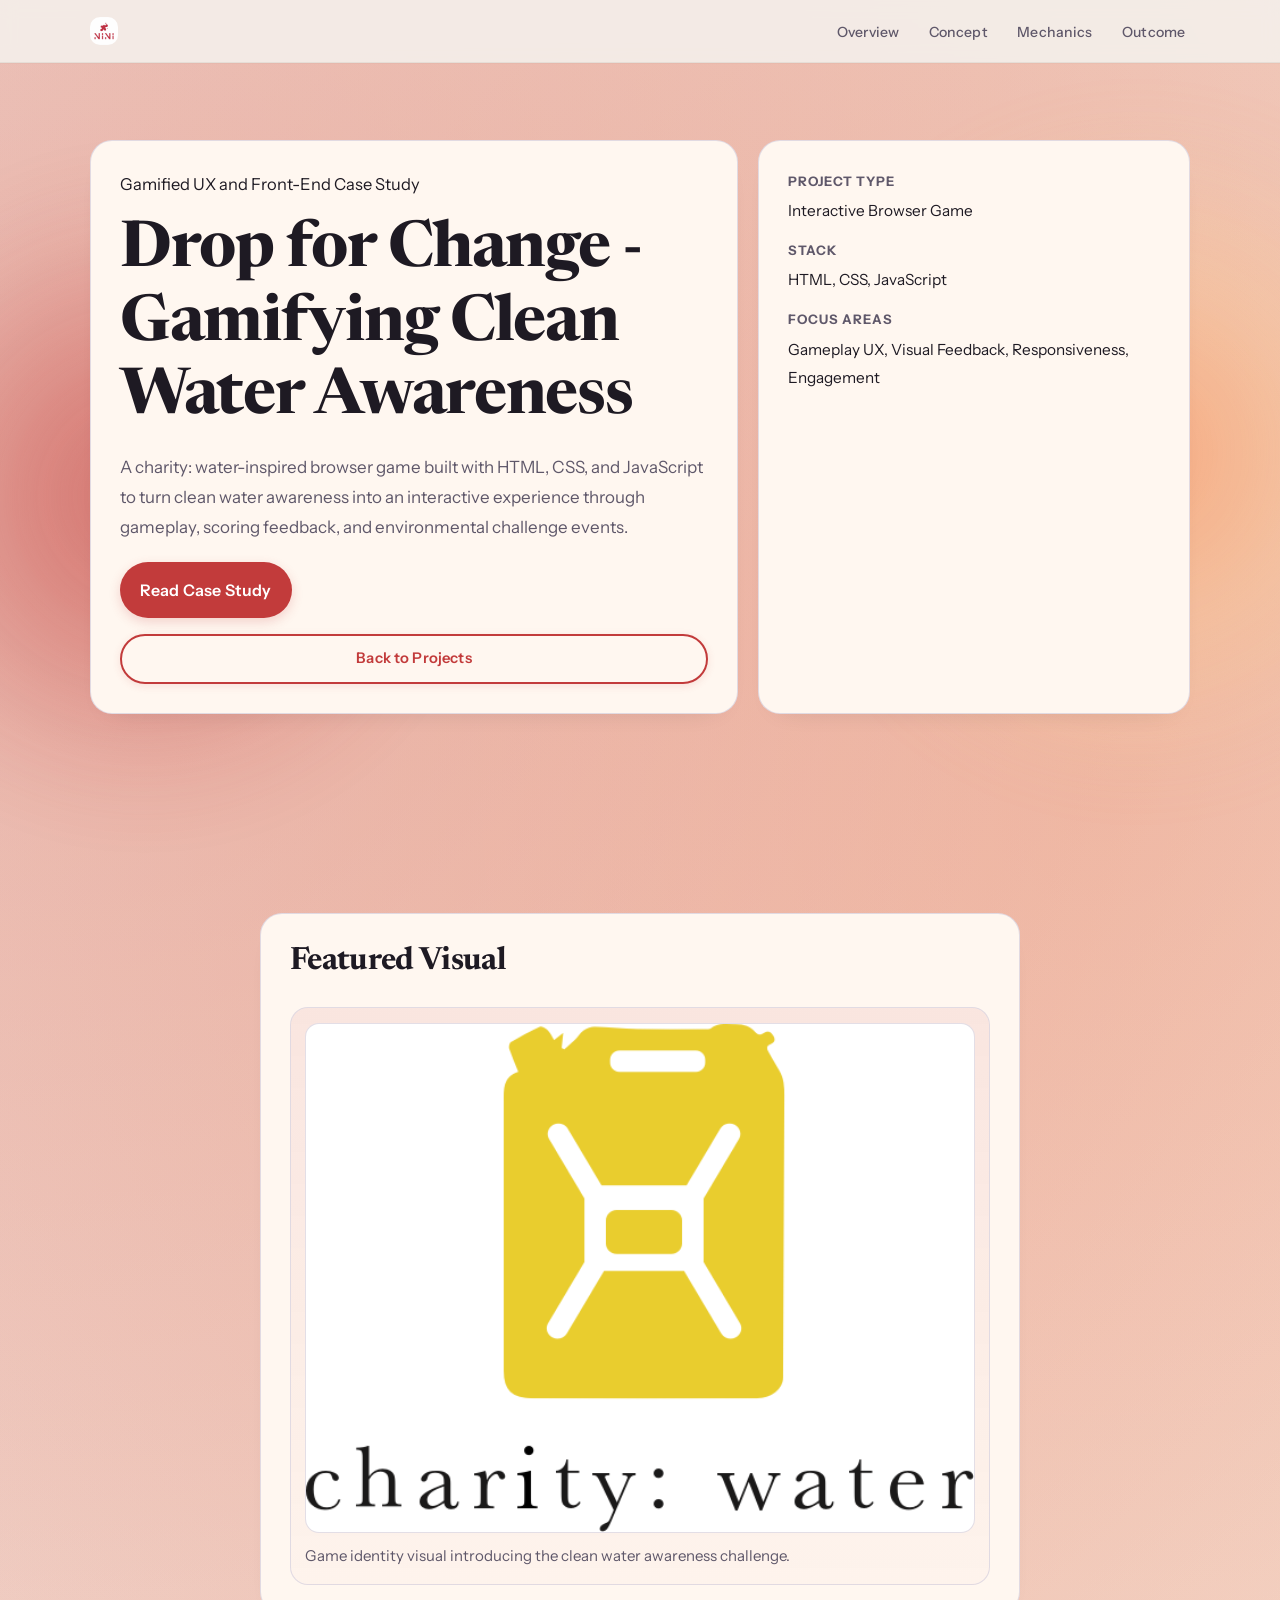
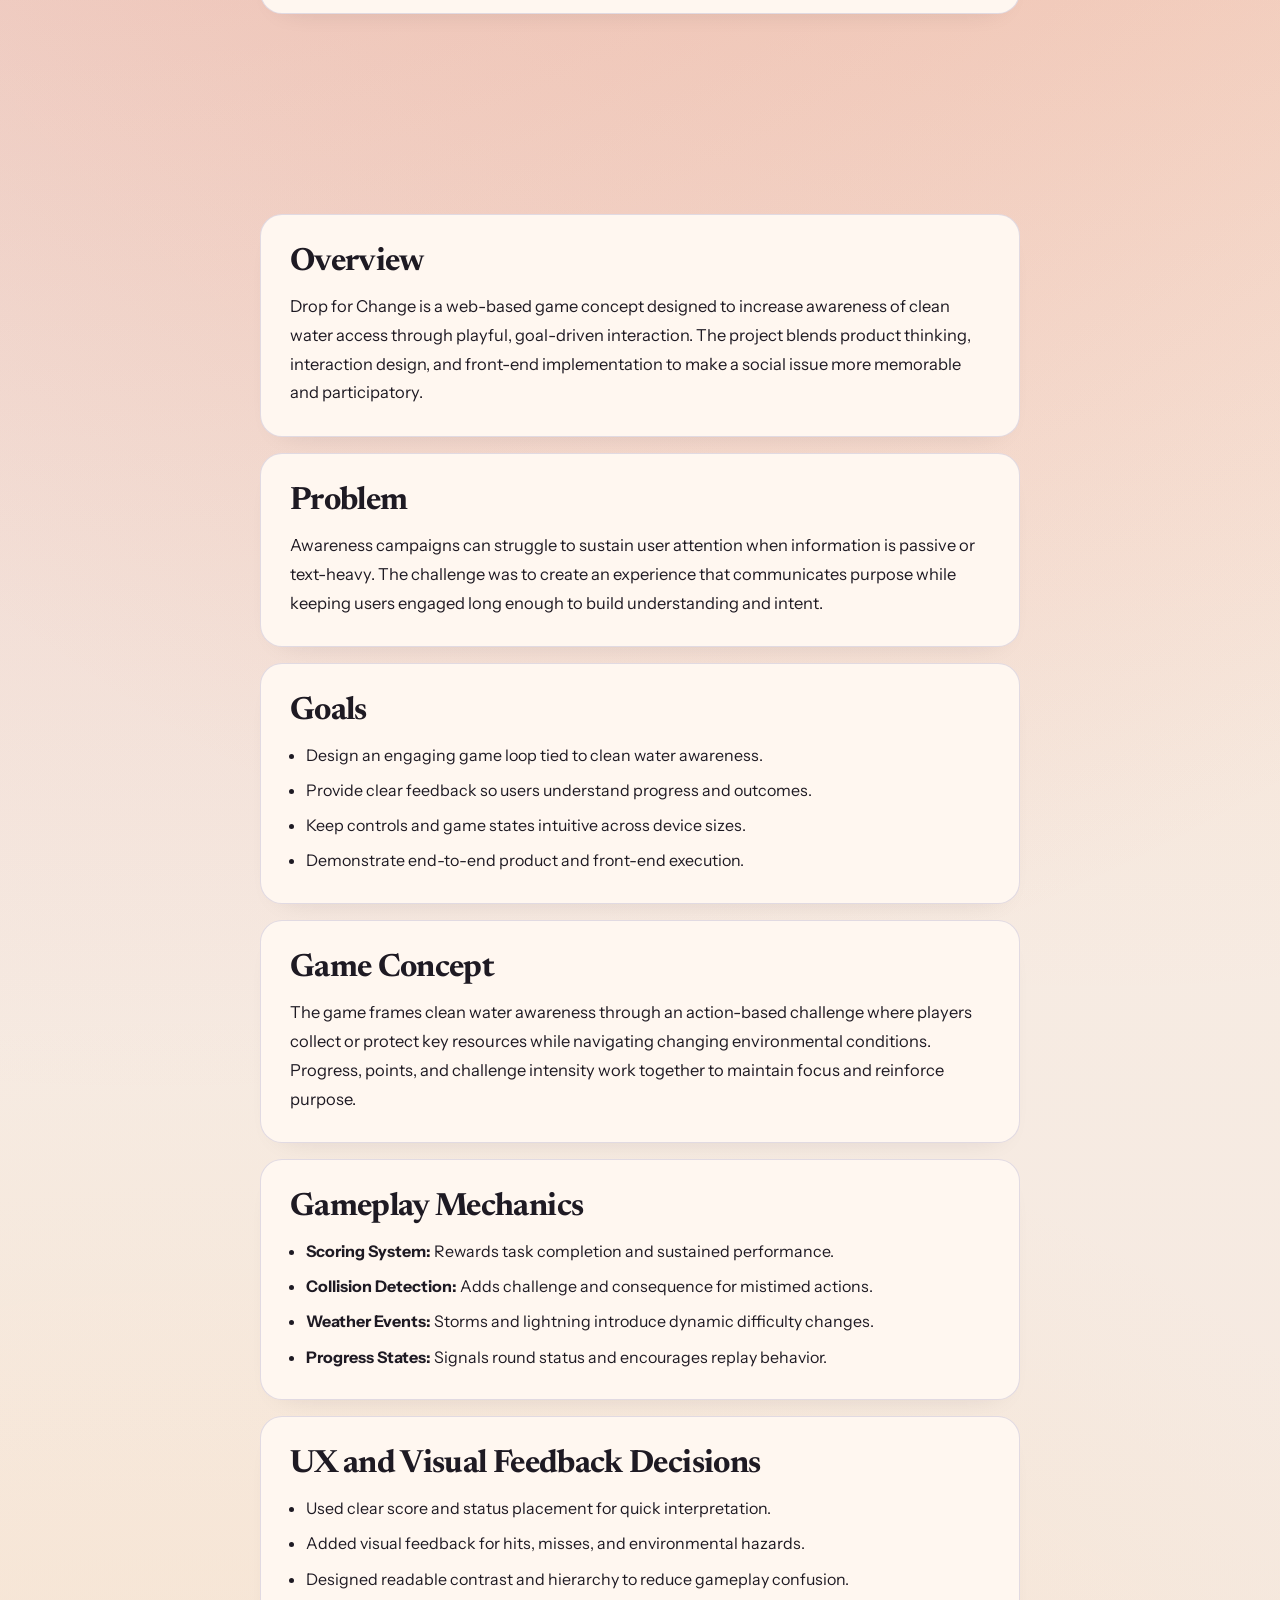
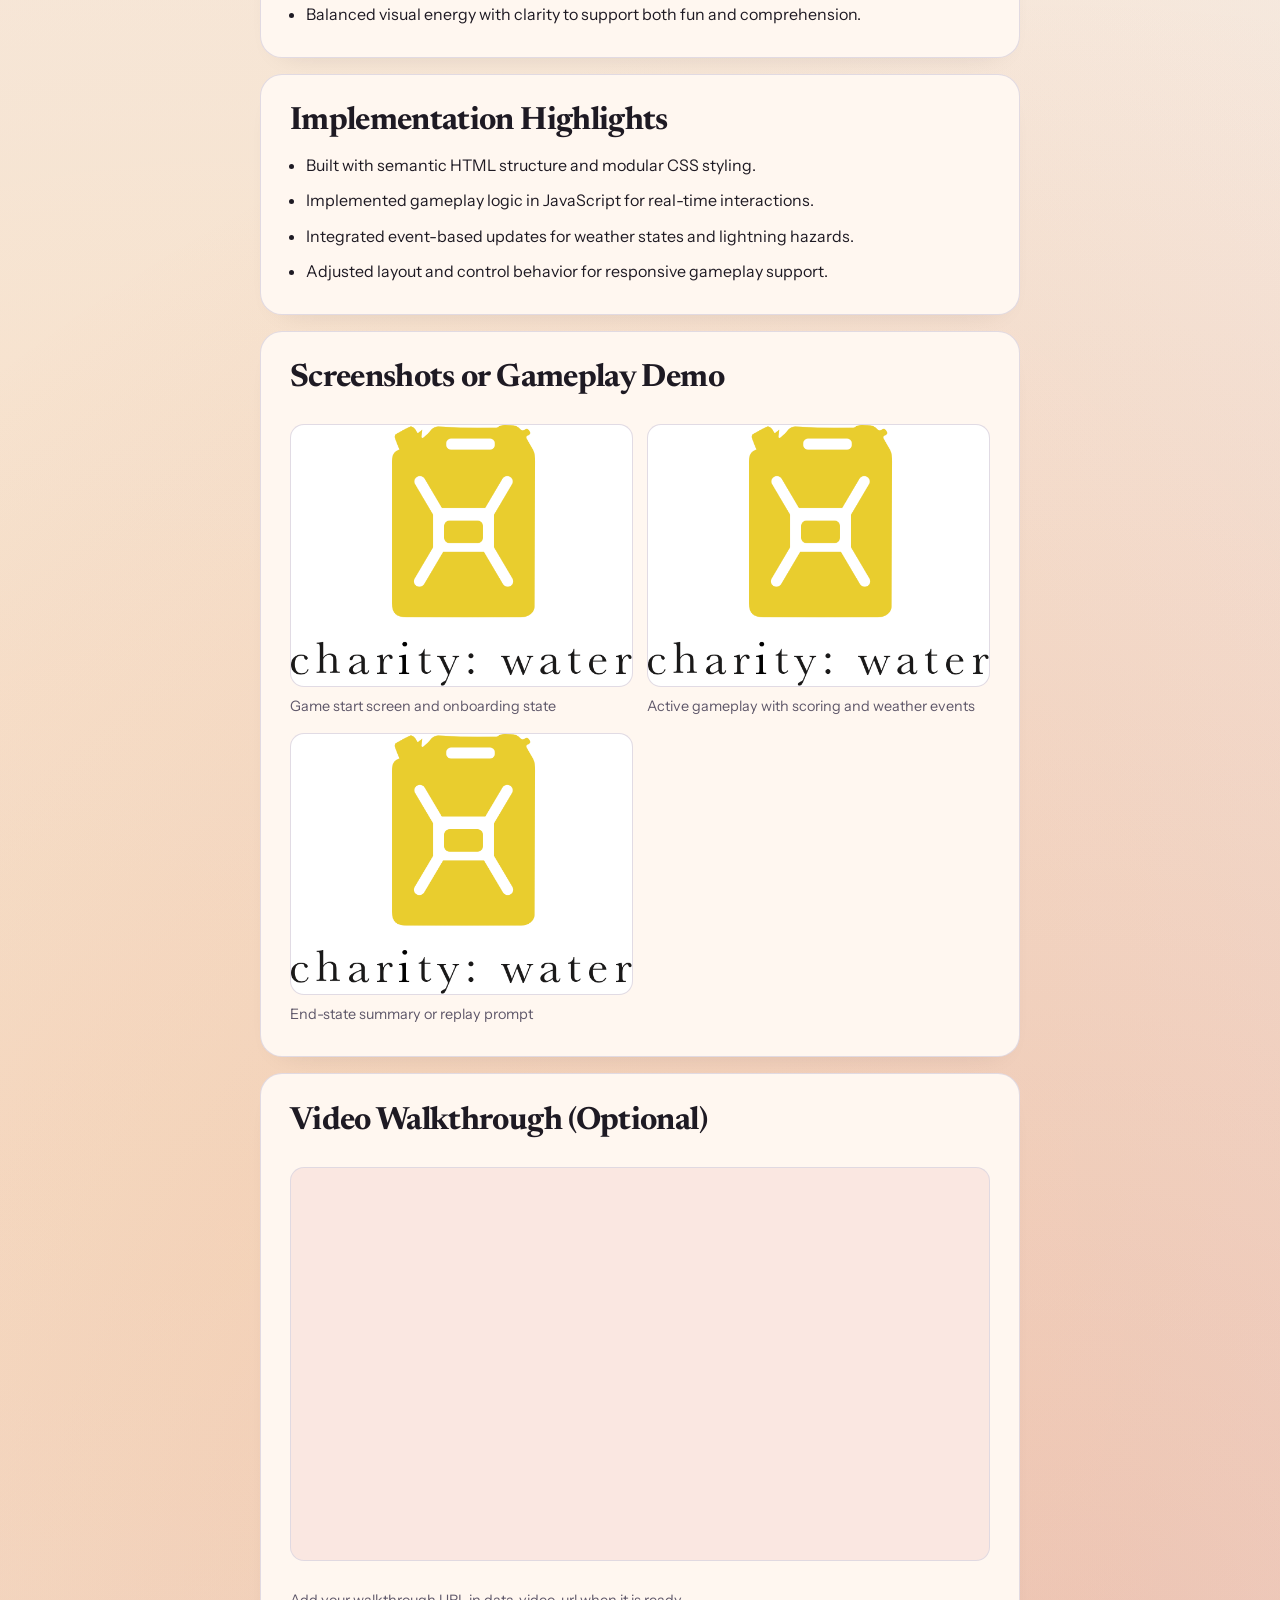
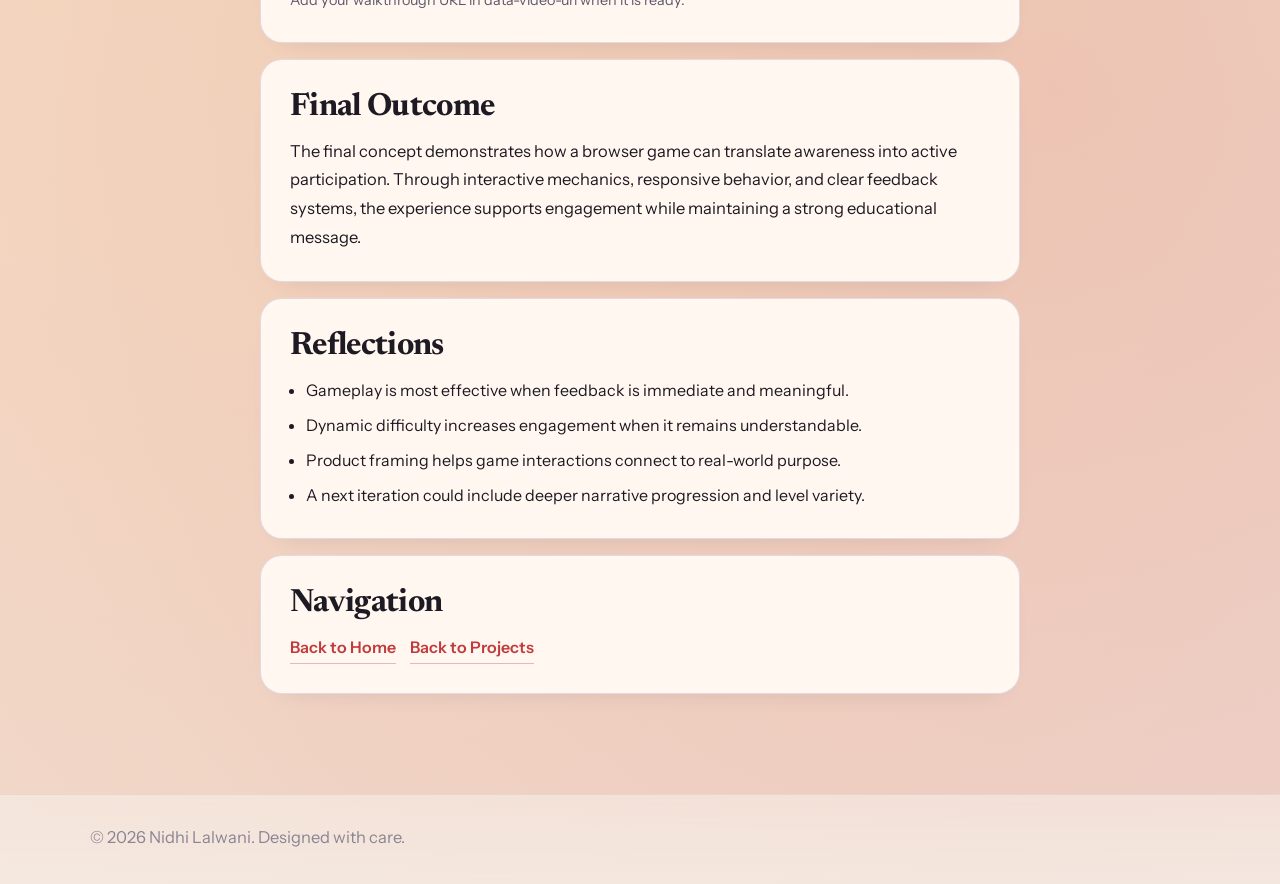
<file: projects/drop-for-change.html>
<!doctype html>
<html lang="en">
<head>
	<meta charset="UTF-8" />
	<meta name="viewport" content="width=device-width, initial-scale=1.0" />
	<meta
		name="description"
		content="Drop for Change case study for a charity: water-inspired browser game focused on engagement, UX clarity, and front-end interaction design."
	/>
	<title>Drop for Change - Gamifying Clean Water Awareness | Nidhi Lalwani</title>
	<link rel="preconnect" href="https://fonts.googleapis.com" />
	<link rel="preconnect" href="https://fonts.gstatic.com" crossorigin />
	<link
		href="https://fonts.googleapis.com/css2?family=Instrument+Sans:wght@400;500;600;700&family=Newsreader:opsz,wght@6..72,500;6..72,700&display=swap"
		rel="stylesheet"
	/>
	<link rel="stylesheet" href="../style.css" />
</head>
<body class="case-page">
	<a class="skip-link" href="#main-content">Skip to main content</a>

	<header class="site-header" id="top">
		<div class="container nav-wrap">
			<a class="brand" href="../index.html" aria-label="Nidhi Lalwani home">
				<img
					class="brand-mark"
					src="../img/logos/nidhi-logo.png"
					alt="Nidhi Lalwani logo"
				/>
			</a>
			<nav class="site-nav" aria-label="Case study links">
				<ul>
					<li><a href="#overview">Overview</a></li>
					<li><a href="#concept">Concept</a></li>
					<li><a href="#mechanics">Mechanics</a></li>
					<li><a href="#outcome">Outcome</a></li>
				</ul>
			</nav>
		</div>
	</header>

	<main id="main-content">
		<section class="section case-hero">
			<div class="container case-hero-grid">
				<div class="case-card">
					<p class="eyebrow">Gamified UX and Front-End Case Study</p>
					<h1>Drop for Change - Gamifying Clean Water Awareness</h1>
					<p class="case-subtitle">
						A charity: water-inspired browser game built with HTML, CSS, and JavaScript to
						turn clean water awareness into an interactive experience through gameplay,
						scoring feedback, and environmental challenge events.
					</p>
					<div class="hero-actions">
						<a class="btn btn-primary" href="#overview">Read Case Study</a>
					</div>
					<div class="case-action-group" aria-label="Project quick links">
						<a class="btn btn-primary" href="#" data-optional-link="true" data-url="" hidden>Live Site</a>
						<a class="btn btn-secondary" href="#" data-optional-link="true" data-url="" hidden>GitHub Repo</a>
						<a class="btn btn-secondary" href="#" data-optional-link="true" data-url="" hidden>Watch Demo</a>
						<a class="btn btn-secondary" href="#" data-optional-link="true" data-url="" hidden>Prototype</a>
						<a class="btn btn-secondary" href="../index.html#projects">Back to Projects</a>
					</div>
				</div>

				<aside class="case-card" aria-label="Project details">
					<ul class="case-meta">
						<li>
							<strong>Project Type</strong>
							<span>Interactive Browser Game</span>
						</li>
						<li>
							<strong>Stack</strong>
							<span>HTML, CSS, JavaScript</span>
						</li>
						<li>
							<strong>Focus Areas</strong>
							<span>Gameplay UX, Visual Feedback, Responsiveness, Engagement</span>
						</li>
					</ul>
				</aside>
			</div>
		</section>

		<section class="section" id="media">
			<div class="container narrow case-layout">
				<article class="case-card case-media-section">
					<h2>Featured Visual</h2>
					<figure class="featured-shot">
						<img src="../img/projects/drop-for-change/drop-for-change-hero.png" alt="Featured hero image for Drop for Change" />
						<figcaption>Game identity visual introducing the clean water awareness challenge.</figcaption>
					</figure>
				</article>
			</div>
		</section>

		<section class="section" id="overview">
			<div class="container narrow case-layout">
				<article class="case-card">
					<h2>Overview</h2>
					<p>
						Drop for Change is a web-based game concept designed to increase awareness of
						clean water access through playful, goal-driven interaction. The project blends
						product thinking, interaction design, and front-end implementation to make a
						social issue more memorable and participatory.
					</p>
				</article>

				<article class="case-card" id="problem">
					<h2>Problem</h2>
					<p>
						Awareness campaigns can struggle to sustain user attention when information is
						passive or text-heavy. The challenge was to create an experience that communicates
						purpose while keeping users engaged long enough to build understanding and intent.
					</p>
				</article>

				<article class="case-card" id="goals">
					<h2>Goals</h2>
					<ul class="case-list">
						<li>Design an engaging game loop tied to clean water awareness.</li>
						<li>Provide clear feedback so users understand progress and outcomes.</li>
						<li>Keep controls and game states intuitive across device sizes.</li>
						<li>Demonstrate end-to-end product and front-end execution.</li>
					</ul>
				</article>

				<article class="case-card" id="concept">
					<h2>Game Concept</h2>
					<p>
						The game frames clean water awareness through an action-based challenge where
						players collect or protect key resources while navigating changing environmental
						conditions. Progress, points, and challenge intensity work together to maintain
						focus and reinforce purpose.
					</p>
				</article>

				<article class="case-card" id="mechanics">
					<h2>Gameplay Mechanics</h2>
					<ul class="case-list">
						<li><strong>Scoring System:</strong> Rewards task completion and sustained performance.</li>
						<li><strong>Collision Detection:</strong> Adds challenge and consequence for mistimed actions.</li>
						<li><strong>Weather Events:</strong> Storms and lightning introduce dynamic difficulty changes.</li>
						<li><strong>Progress States:</strong> Signals round status and encourages replay behavior.</li>
					</ul>
				</article>

				<article class="case-card" id="ux-feedback">
					<h2>UX and Visual Feedback Decisions</h2>
					<ul class="case-list">
						<li>Used clear score and status placement for quick interpretation.</li>
						<li>Added visual feedback for hits, misses, and environmental hazards.</li>
						<li>Designed readable contrast and hierarchy to reduce gameplay confusion.</li>
						<li>Balanced visual energy with clarity to support both fun and comprehension.</li>
					</ul>
				</article>

				<article class="case-card" id="implementation">
					<h2>Implementation Highlights</h2>
					<ul class="case-list">
						<li>Built with semantic HTML structure and modular CSS styling.</li>
						<li>Implemented gameplay logic in JavaScript for real-time interactions.</li>
						<li>Integrated event-based updates for weather states and lightning hazards.</li>
						<li>Adjusted layout and control behavior for responsive gameplay support.</li>
					</ul>
				</article>

				<article class="case-card case-media-section" id="screenshots">
					<h2>Screenshots or Gameplay Demo</h2>
					<div class="media-grid" aria-label="Project screenshots">
						<figure class="shot">
							<img src="../img/projects/drop-for-change/drop-for-change-hero.png" alt="Drop for Change screenshot 1" />
							<figcaption>Game start screen and onboarding state</figcaption>
						</figure>
						<figure class="shot">
							<img src="../img/projects/drop-for-change/drop-for-change-hero.png" alt="Drop for Change screenshot 2" />
							<figcaption>Active gameplay with scoring and weather events</figcaption>
						</figure>
						<figure class="shot">
							<img src="../img/projects/drop-for-change/drop-for-change-hero.png" alt="Drop for Change screenshot 3" />
							<figcaption>End-state summary or replay prompt</figcaption>
						</figure>
					</div>
				</article>

				<article class="case-card case-media-section" id="video-walkthrough" data-video-section hidden>
					<h2>Video Walkthrough (Optional)</h2>
					<div class="video-embed">
						<iframe
							data-video-url=""
							title="Drop for Change gameplay walkthrough video walkthrough"
							loading="lazy"
							allow="accelerometer; autoplay; clipboard-write; encrypted-media; gyroscope; picture-in-picture"
							allowfullscreen
						></iframe>
					</div>
					<p class="helper-note">Add your walkthrough URL in data-video-url when it is ready.</p>
				</article>

				<article class="case-card" id="outcome">
					<h2>Final Outcome</h2>
					<p>
						The final concept demonstrates how a browser game can translate awareness into
						active participation. Through interactive mechanics, responsive behavior, and
						clear feedback systems, the experience supports engagement while maintaining a
						strong educational message.
					</p>
				</article>

				<article class="case-card" id="reflection">
					<h2>Reflections</h2>
					<ul class="case-list">
						<li>Gameplay is most effective when feedback is immediate and meaningful.</li>
						<li>Dynamic difficulty increases engagement when it remains understandable.</li>
						<li>Product framing helps game interactions connect to real-world purpose.</li>
						<li>A next iteration could include deeper narrative progression and level variety.</li>
					</ul>
				</article>
				<article class="case-card" id="back-links">
					<h2>Navigation</h2>
					<div class="case-back-links">
						<a class="text-link" href="../index.html">Back to Home</a>
						<a class="text-link" href="../index.html#projects">Back to Projects</a>
					</div>
				</article>
			</div>
		</section>
	</main>

	<footer class="site-footer">
		<div class="container">
			<p>&copy; <span id="year"></span> Nidhi Lalwani. Designed with care.</p>
		</div>
	</footer>
	<script src="project-page.js"></script>
</body>
</html>
</file>
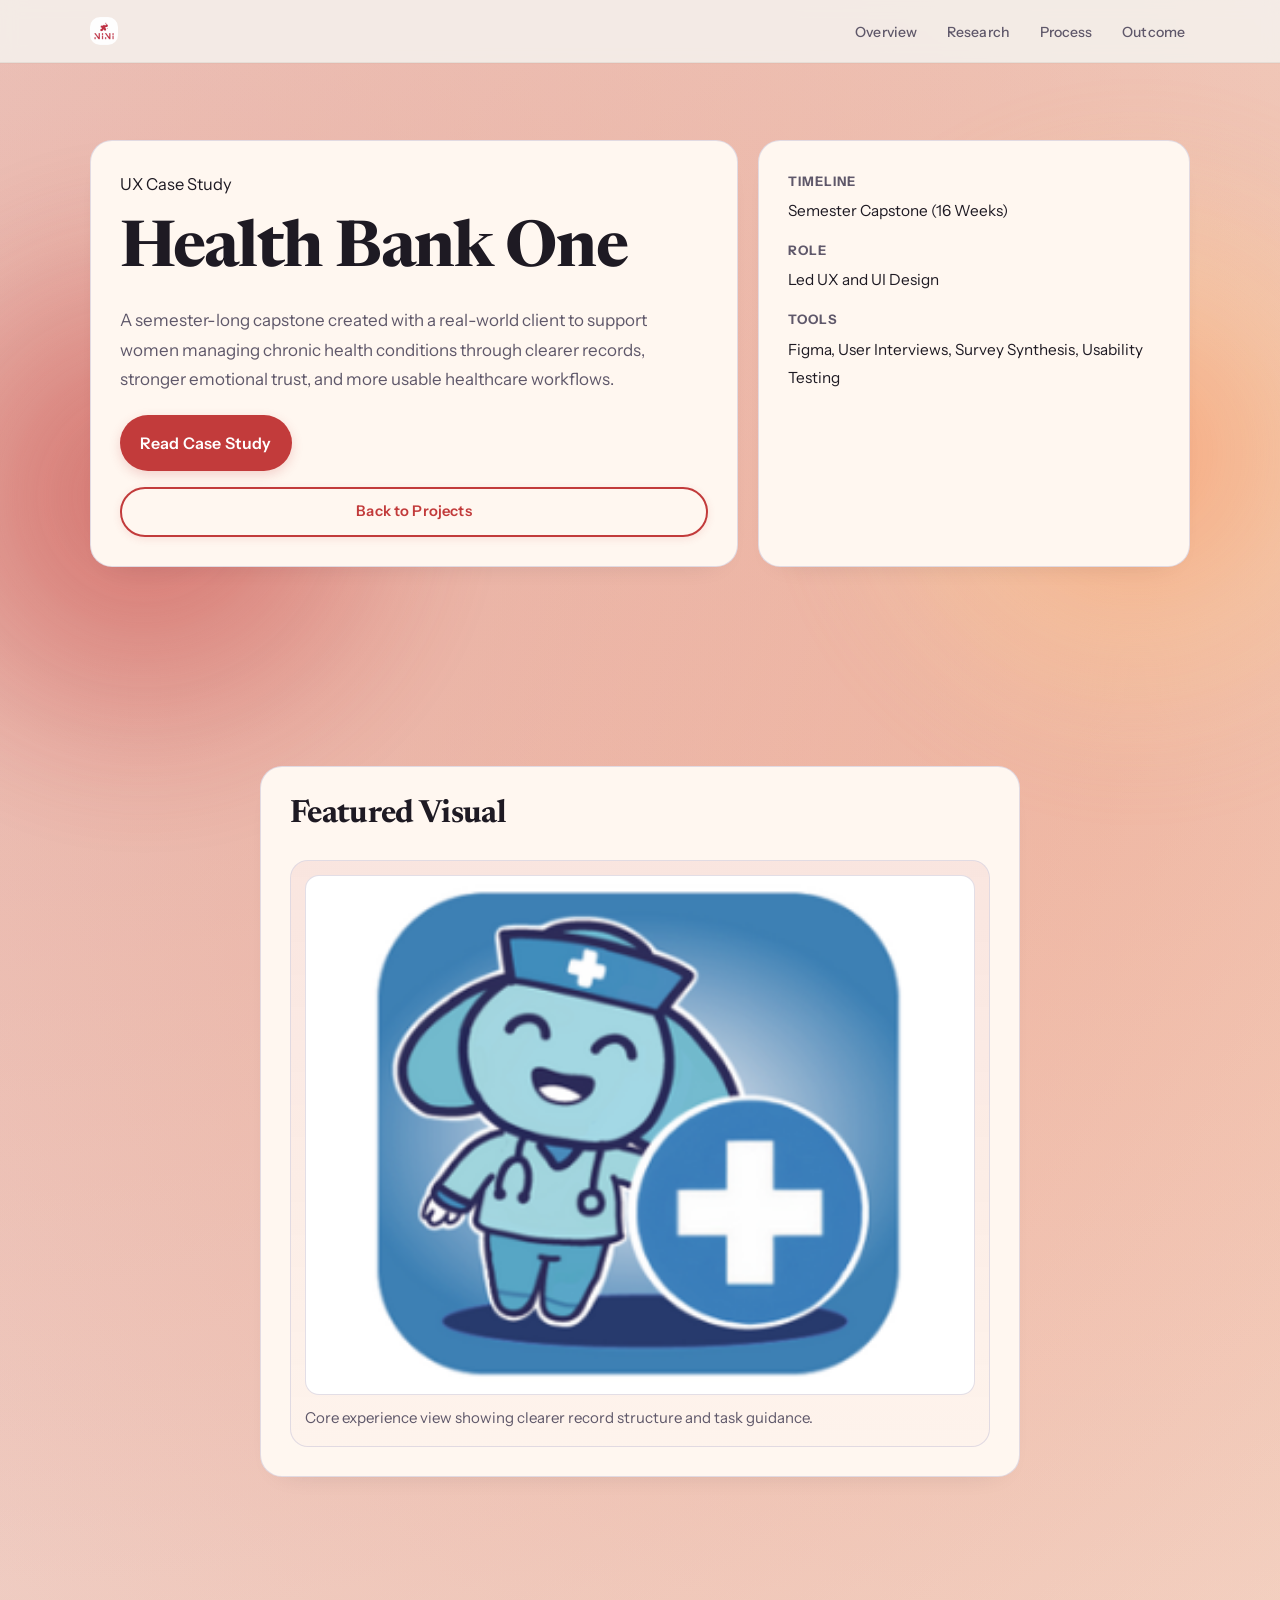
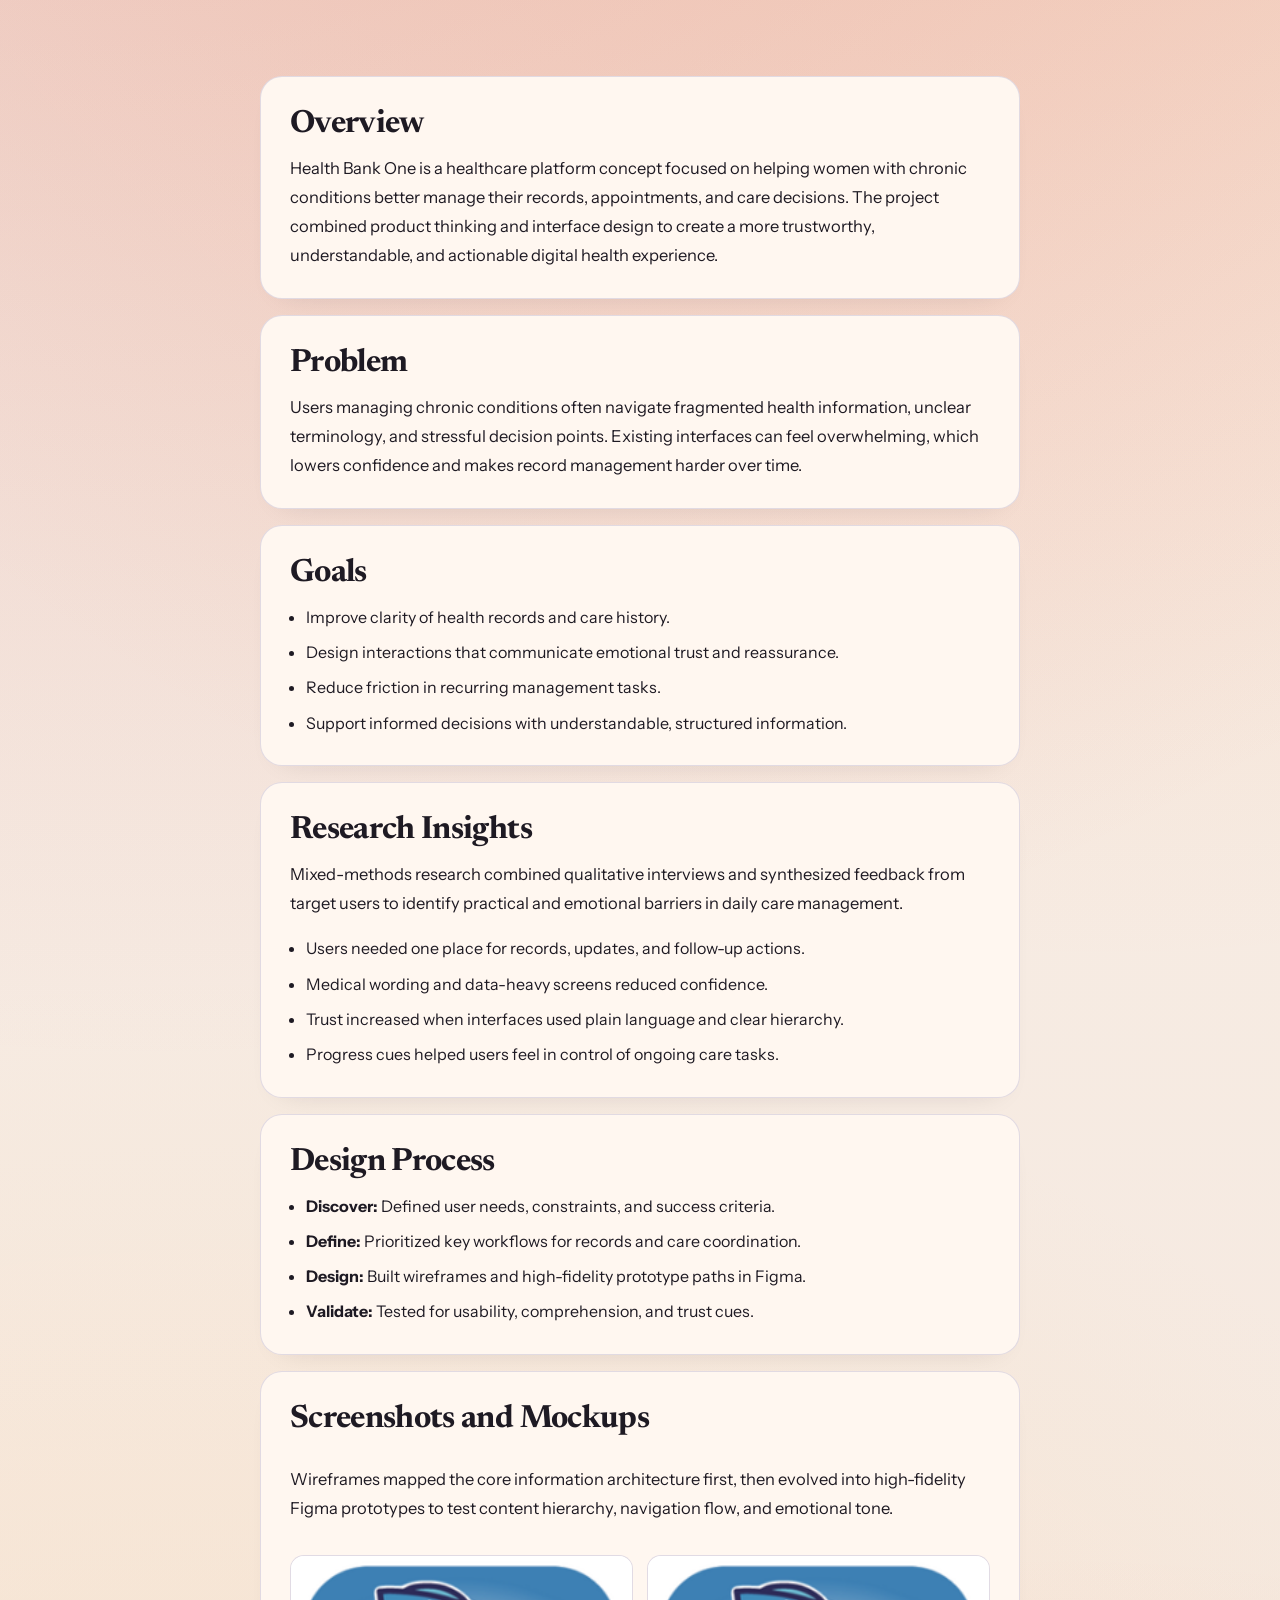
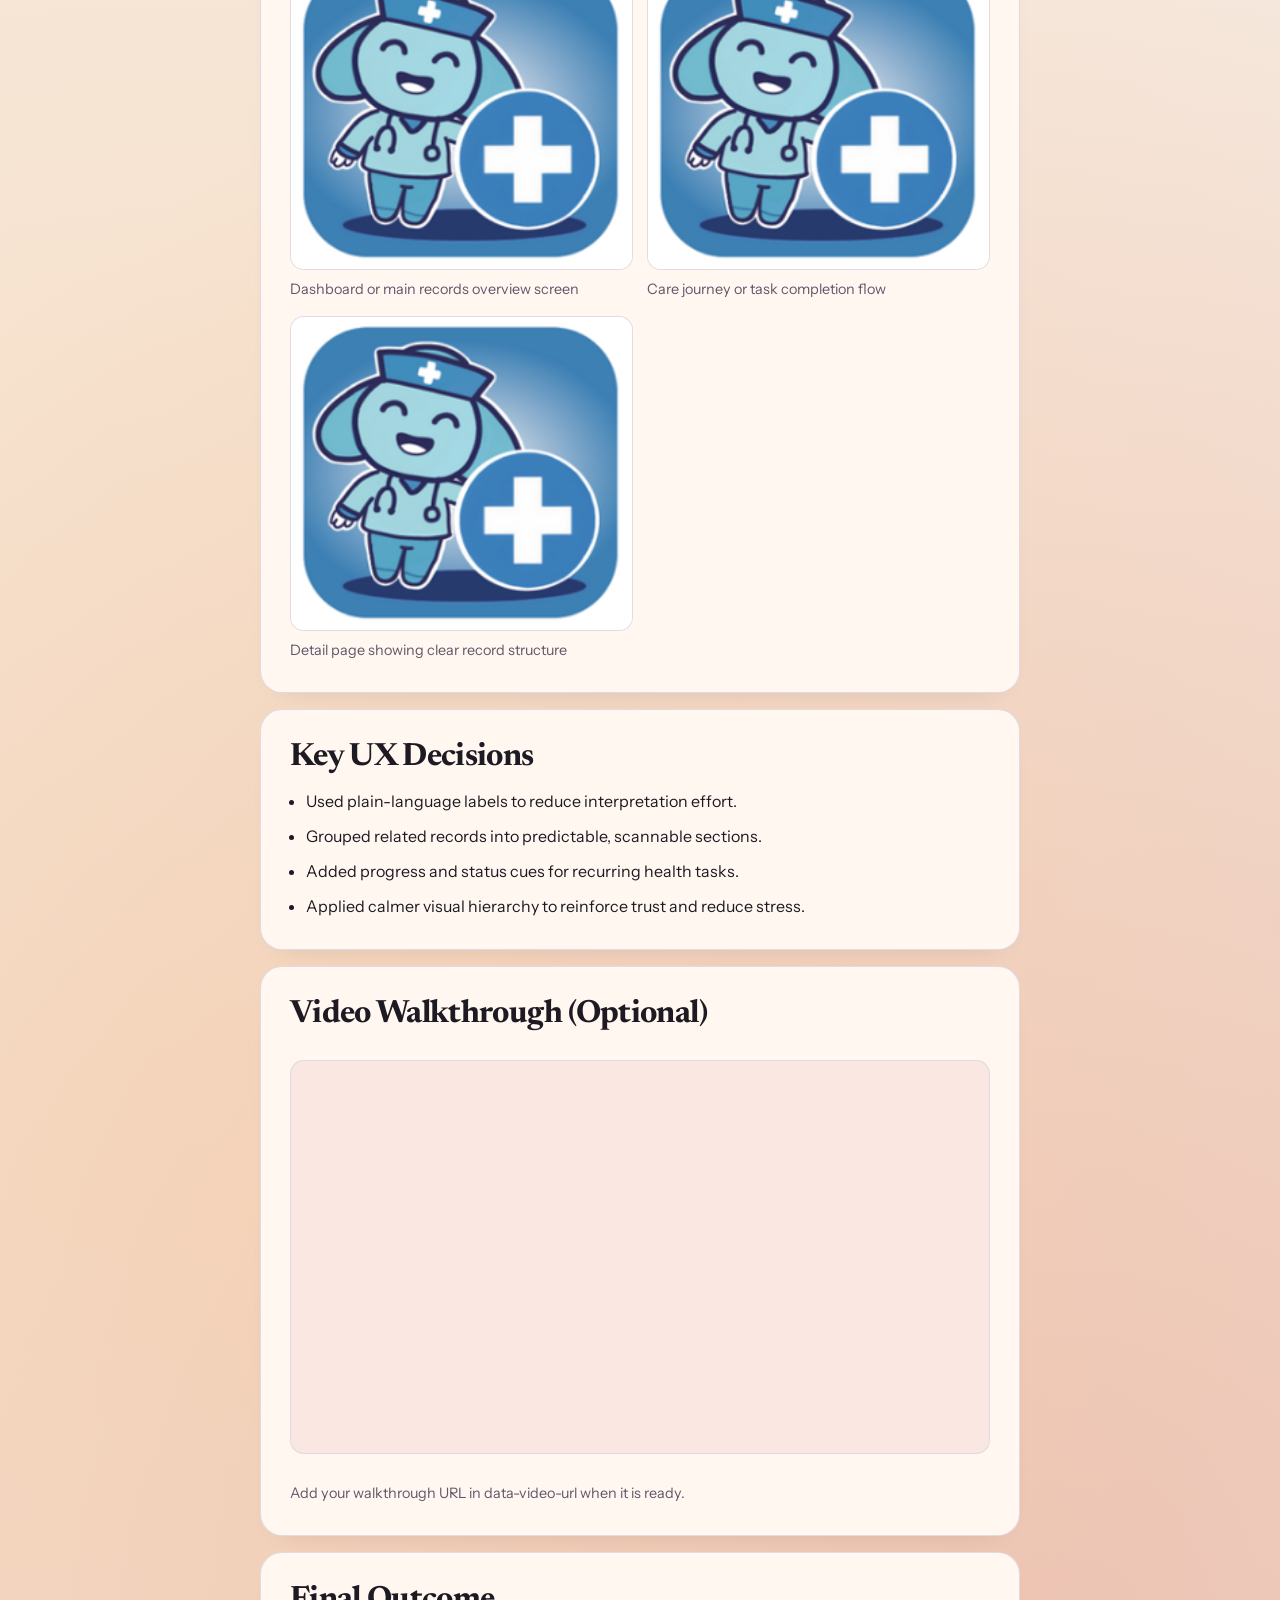
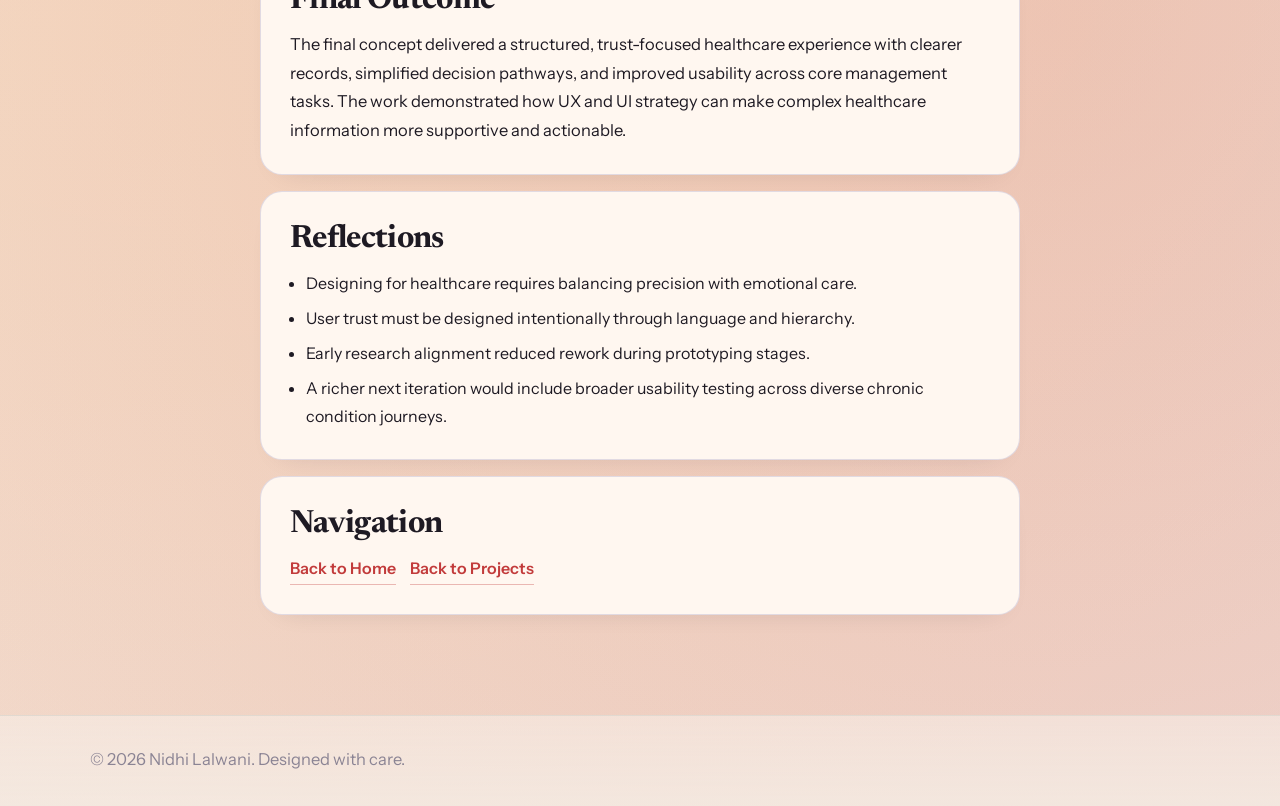
<file: projects/health-bank-one.html>
<!doctype html>
<html lang="en">
<head>
	<meta charset="UTF-8" />
	<meta name="viewport" content="width=device-width, initial-scale=1.0" />
	<meta
		name="description"
		content="Health Bank One UX case study for a women-centered healthcare platform focused on chronic condition management and trusted digital care experiences."
	/>
	<title>Health Bank One - UX Case Study | Nidhi Lalwani</title>
	<link rel="preconnect" href="https://fonts.googleapis.com" />
	<link rel="preconnect" href="https://fonts.gstatic.com" crossorigin />
	<link
		href="https://fonts.googleapis.com/css2?family=Instrument+Sans:wght@400;500;600;700&family=Newsreader:opsz,wght@6..72,500;6..72,700&display=swap"
		rel="stylesheet"
	/>
	<link rel="stylesheet" href="../style.css" />
</head>
<body class="case-page">
	<a class="skip-link" href="#main-content">Skip to main content</a>

	<header class="site-header" id="top">
		<div class="container nav-wrap">
			<a class="brand" href="../index.html" aria-label="Nidhi Lalwani home">
				<img
					class="brand-mark"
					src="../img/logos/nidhi-logo.png"
					alt="Nidhi Lalwani logo"
				/>
			</a>
			<nav class="site-nav" aria-label="Case study links">
				<ul>
					<li><a href="#overview">Overview</a></li>
					<li><a href="#research">Research</a></li>
					<li><a href="#process">Process</a></li>
					<li><a href="#outcome">Outcome</a></li>
				</ul>
			</nav>
		</div>
	</header>

	<main id="main-content">
		<section class="section case-hero">
			<div class="container case-hero-grid">
				<div class="case-card">
					<p class="eyebrow">UX Case Study</p>
					<h1>Health Bank One</h1>
					<p class="case-subtitle">
						A semester-long capstone created with a real-world client to support women
						managing chronic health conditions through clearer records, stronger emotional
						trust, and more usable healthcare workflows.
					</p>
					<div class="hero-actions">
						<a class="btn btn-primary" href="#overview">Read Case Study</a>
					</div>
					<div class="case-action-group" aria-label="Project quick links">
						<a class="btn btn-primary" href="#" data-optional-link="true" data-url="" hidden>Live Site</a>
						<a class="btn btn-secondary" href="#" data-optional-link="true" data-url="" hidden>GitHub Repo</a>
						<a class="btn btn-secondary" href="#" data-optional-link="true" data-url="" hidden>Watch Demo</a>
						<a class="btn btn-secondary" href="#" data-optional-link="true" data-url="" hidden>Prototype</a>
						<a class="btn btn-secondary" href="../index.html#projects">Back to Projects</a>
					</div>
				</div>

				<aside class="case-card" aria-label="Project details">
					<ul class="case-meta">
						<li>
							<strong>Timeline</strong>
							<span>Semester Capstone (16 Weeks)</span>
						</li>
						<li>
							<strong>Role</strong>
							<span>Led UX and UI Design</span>
						</li>
						<li>
							<strong>Tools</strong>
							<span>Figma, User Interviews, Survey Synthesis, Usability Testing</span>
						</li>
					</ul>
				</aside>
			</div>
		</section>

		<section class="section" id="media">
			<div class="container narrow case-layout">
				<article class="case-card case-media-section">
					<h2>Featured Visual</h2>
					<figure class="featured-shot">
						<img src="../img/projects/health-bank-one/health-bank-one-hero.png" alt="Featured hero image for Health Bank One" />
						<figcaption>Core experience view showing clearer record structure and task guidance.</figcaption>
					</figure>
				</article>
			</div>
		</section>

		<section class="section" id="overview">
			<div class="container narrow case-layout">
				<article class="case-card">
					<h2>Overview</h2>
					<p>
						Health Bank One is a healthcare platform concept focused on helping women with
						chronic conditions better manage their records, appointments, and care decisions.
						The project combined product thinking and interface design to create a more
						trustworthy, understandable, and actionable digital health experience.
					</p>
				</article>

				<article class="case-card" id="problem">
					<h2>Problem</h2>
					<p>
						Users managing chronic conditions often navigate fragmented health information,
						unclear terminology, and stressful decision points. Existing interfaces can feel
						overwhelming, which lowers confidence and makes record management harder over
						time.
					</p>
				</article>

				<article class="case-card" id="goals">
					<h2>Goals</h2>
					<ul class="case-list">
						<li>Improve clarity of health records and care history.</li>
						<li>Design interactions that communicate emotional trust and reassurance.</li>
						<li>Reduce friction in recurring management tasks.</li>
						<li>Support informed decisions with understandable, structured information.</li>
					</ul>
				</article>

				<article class="case-card" id="research">
					<h2>Research Insights</h2>
					<p>
						Mixed-methods research combined qualitative interviews and synthesized feedback
						from target users to identify practical and emotional barriers in daily care
						management.
					</p>
					<ul class="case-list">
						<li>Users needed one place for records, updates, and follow-up actions.</li>
						<li>Medical wording and data-heavy screens reduced confidence.</li>
						<li>Trust increased when interfaces used plain language and clear hierarchy.</li>
						<li>Progress cues helped users feel in control of ongoing care tasks.</li>
					</ul>
				</article>

				<article class="case-card" id="process">
					<h2>Design Process</h2>
					<ul class="case-list">
						<li><strong>Discover:</strong> Defined user needs, constraints, and success criteria.</li>
						<li><strong>Define:</strong> Prioritized key workflows for records and care coordination.</li>
						<li><strong>Design:</strong> Built wireframes and high-fidelity prototype paths in Figma.</li>
						<li><strong>Validate:</strong> Tested for usability, comprehension, and trust cues.</li>
					</ul>
				</article>

				<article class="case-card case-media-section" id="wireframes">
					<h2>Screenshots and Mockups</h2>
					<p>
						Wireframes mapped the core information architecture first, then evolved into
						high-fidelity Figma prototypes to test content hierarchy, navigation flow, and
						emotional tone.
					</p>
					<div class="media-grid" aria-label="Project screenshots">
						<figure class="shot">
							<img src="../img/projects/health-bank-one/health-bank-one-hero.png" alt="screenshot 1 for Health Bank One" />
							<figcaption>Dashboard or main records overview screen</figcaption>
						</figure>
						<figure class="shot">
							<img src="../img/projects/health-bank-one/health-bank-one-hero.png" alt="screenshot 2 for Health Bank One" />
							<figcaption>Care journey or task completion flow</figcaption>
						</figure>
						<figure class="shot">
							<img src="../img/projects/health-bank-one/health-bank-one-hero.png" alt="screenshot 3 for Health Bank One" />
							<figcaption>Detail page showing clear record structure</figcaption>
						</figure>
					</div>
				</article>

				<article class="case-card" id="ux-decisions">
					<h2>Key UX Decisions</h2>
					<ul class="case-list">
						<li>Used plain-language labels to reduce interpretation effort.</li>
						<li>Grouped related records into predictable, scannable sections.</li>
						<li>Added progress and status cues for recurring health tasks.</li>
						<li>Applied calmer visual hierarchy to reinforce trust and reduce stress.</li>
					</ul>
				</article>

				<article class="case-card case-media-section" id="video" data-video-section hidden>
					<h2>Video Walkthrough (Optional)</h2>
					<div class="video-embed">
						<iframe
							data-video-url=""
							title="Health Bank One walkthrough video walkthrough"
							loading="lazy"
							allow="accelerometer; autoplay; clipboard-write; encrypted-media; gyroscope; picture-in-picture"
							allowfullscreen
						></iframe>
					</div>
					<p class="helper-note">
						Add your walkthrough URL in data-video-url when it is ready.
					</p>
				</article>

				<article class="case-card" id="outcome">
					<h2>Final Outcome</h2>
					<p>
						The final concept delivered a structured, trust-focused healthcare experience
						with clearer records, simplified decision pathways, and improved usability across
						core management tasks. The work demonstrated how UX and UI strategy can make
						complex healthcare information more supportive and actionable.
					</p>
				</article>

				<article class="case-card" id="reflection">
					<h2>Reflections</h2>
					<ul class="case-list">
						<li>Designing for healthcare requires balancing precision with emotional care.</li>
						<li>User trust must be designed intentionally through language and hierarchy.</li>
						<li>Early research alignment reduced rework during prototyping stages.</li>
						<li>
							A richer next iteration would include broader usability testing across diverse
							chronic condition journeys.
						</li>
					</ul>
				</article>
				<article class="case-card" id="back-links">
					<h2>Navigation</h2>
					<div class="case-back-links">
						<a class="text-link" href="../index.html">Back to Home</a>
						<a class="text-link" href="../index.html#projects">Back to Projects</a>
					</div>
				</article>
			</div>
		</section>
	</main>

	<footer class="site-footer">
		<div class="container">
			<p>&copy; <span id="year"></span> Nidhi Lalwani. Designed with care.</p>
		</div>
	</footer>
	<script src="project-page.js"></script>
</body>
</html>
</file>
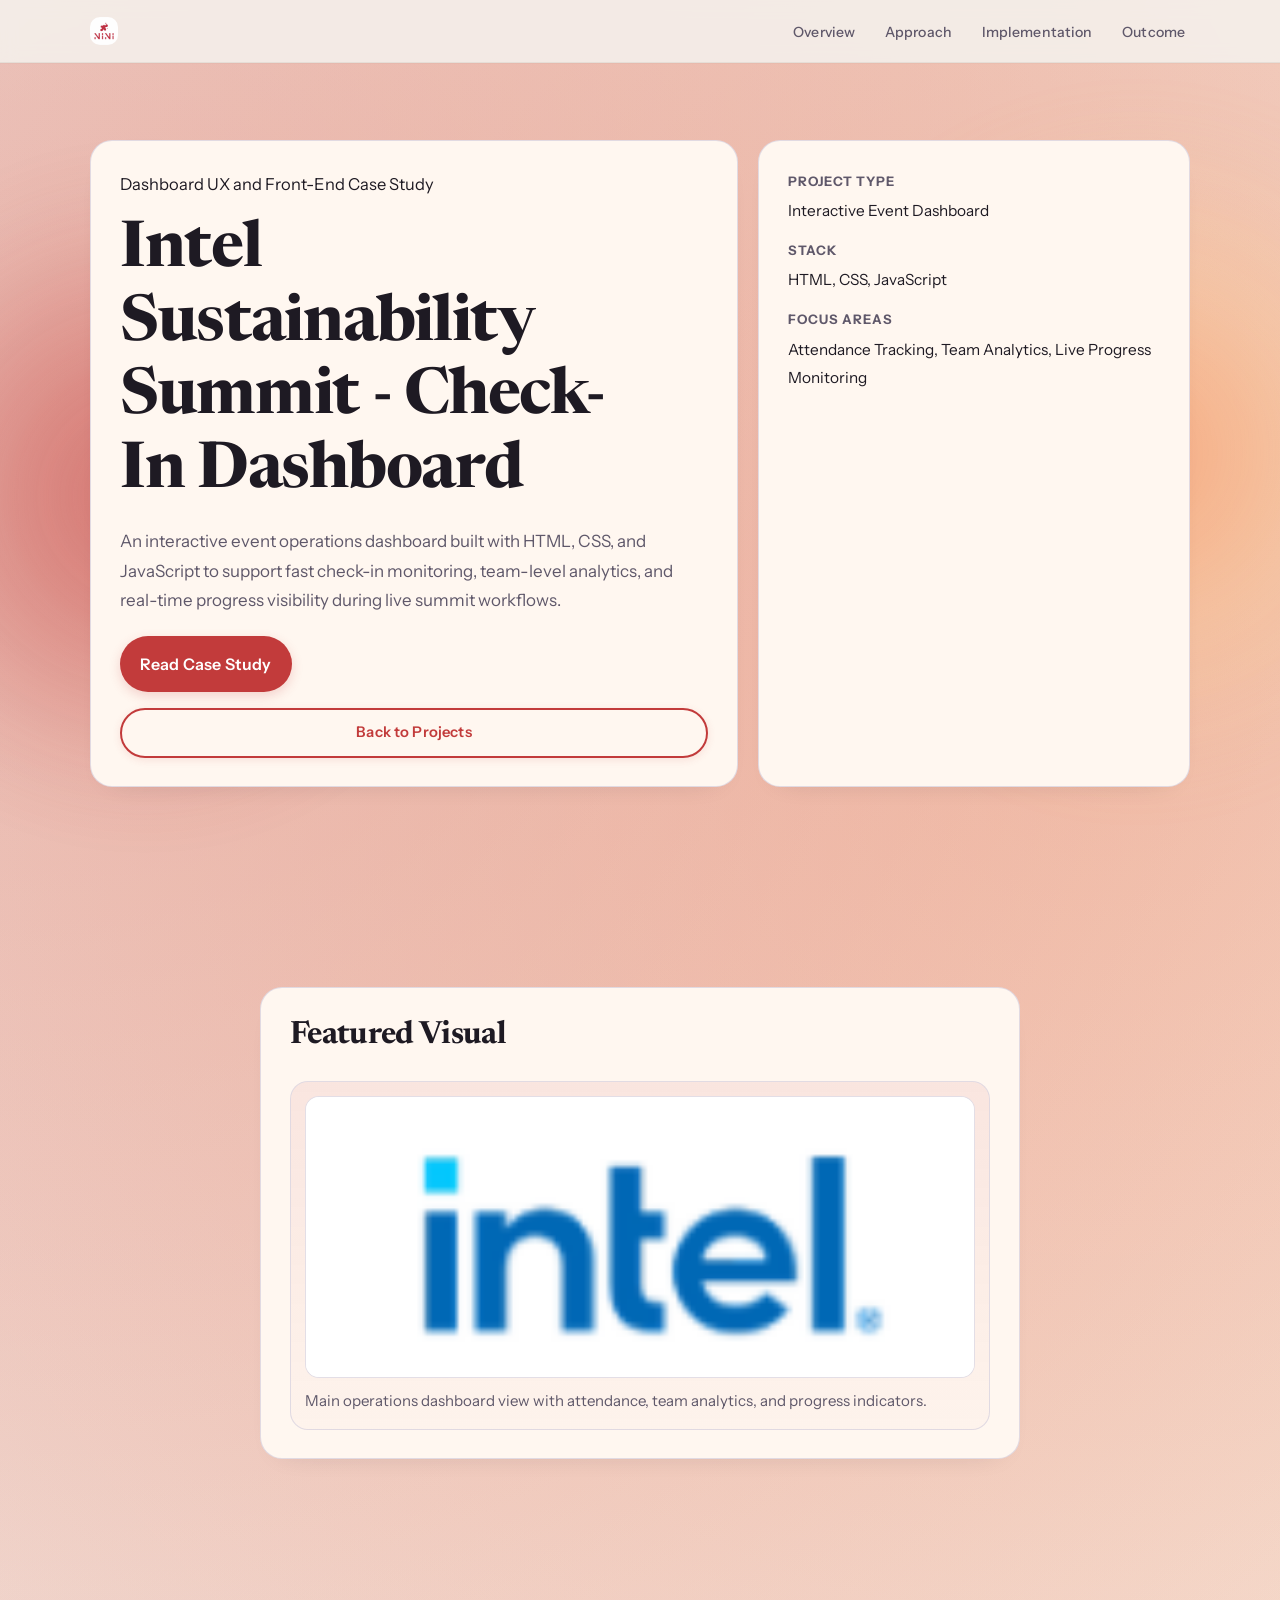
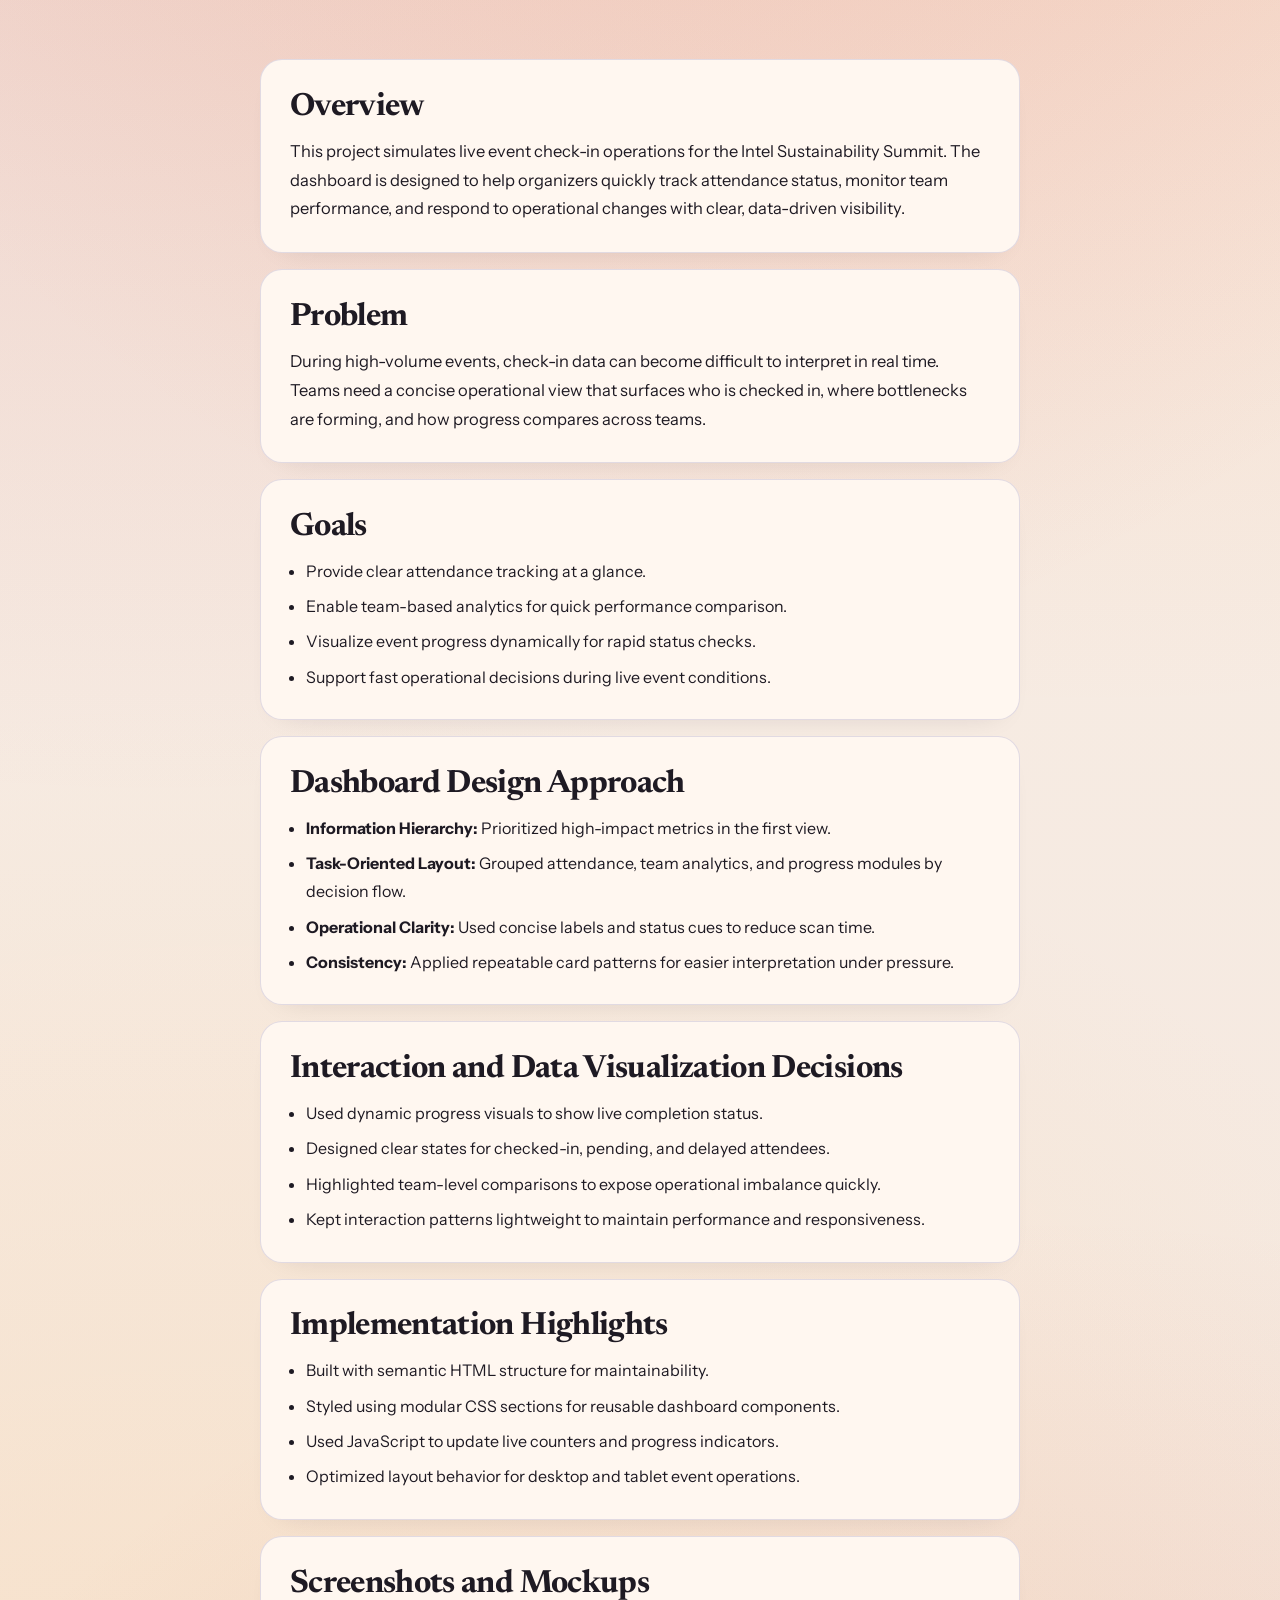
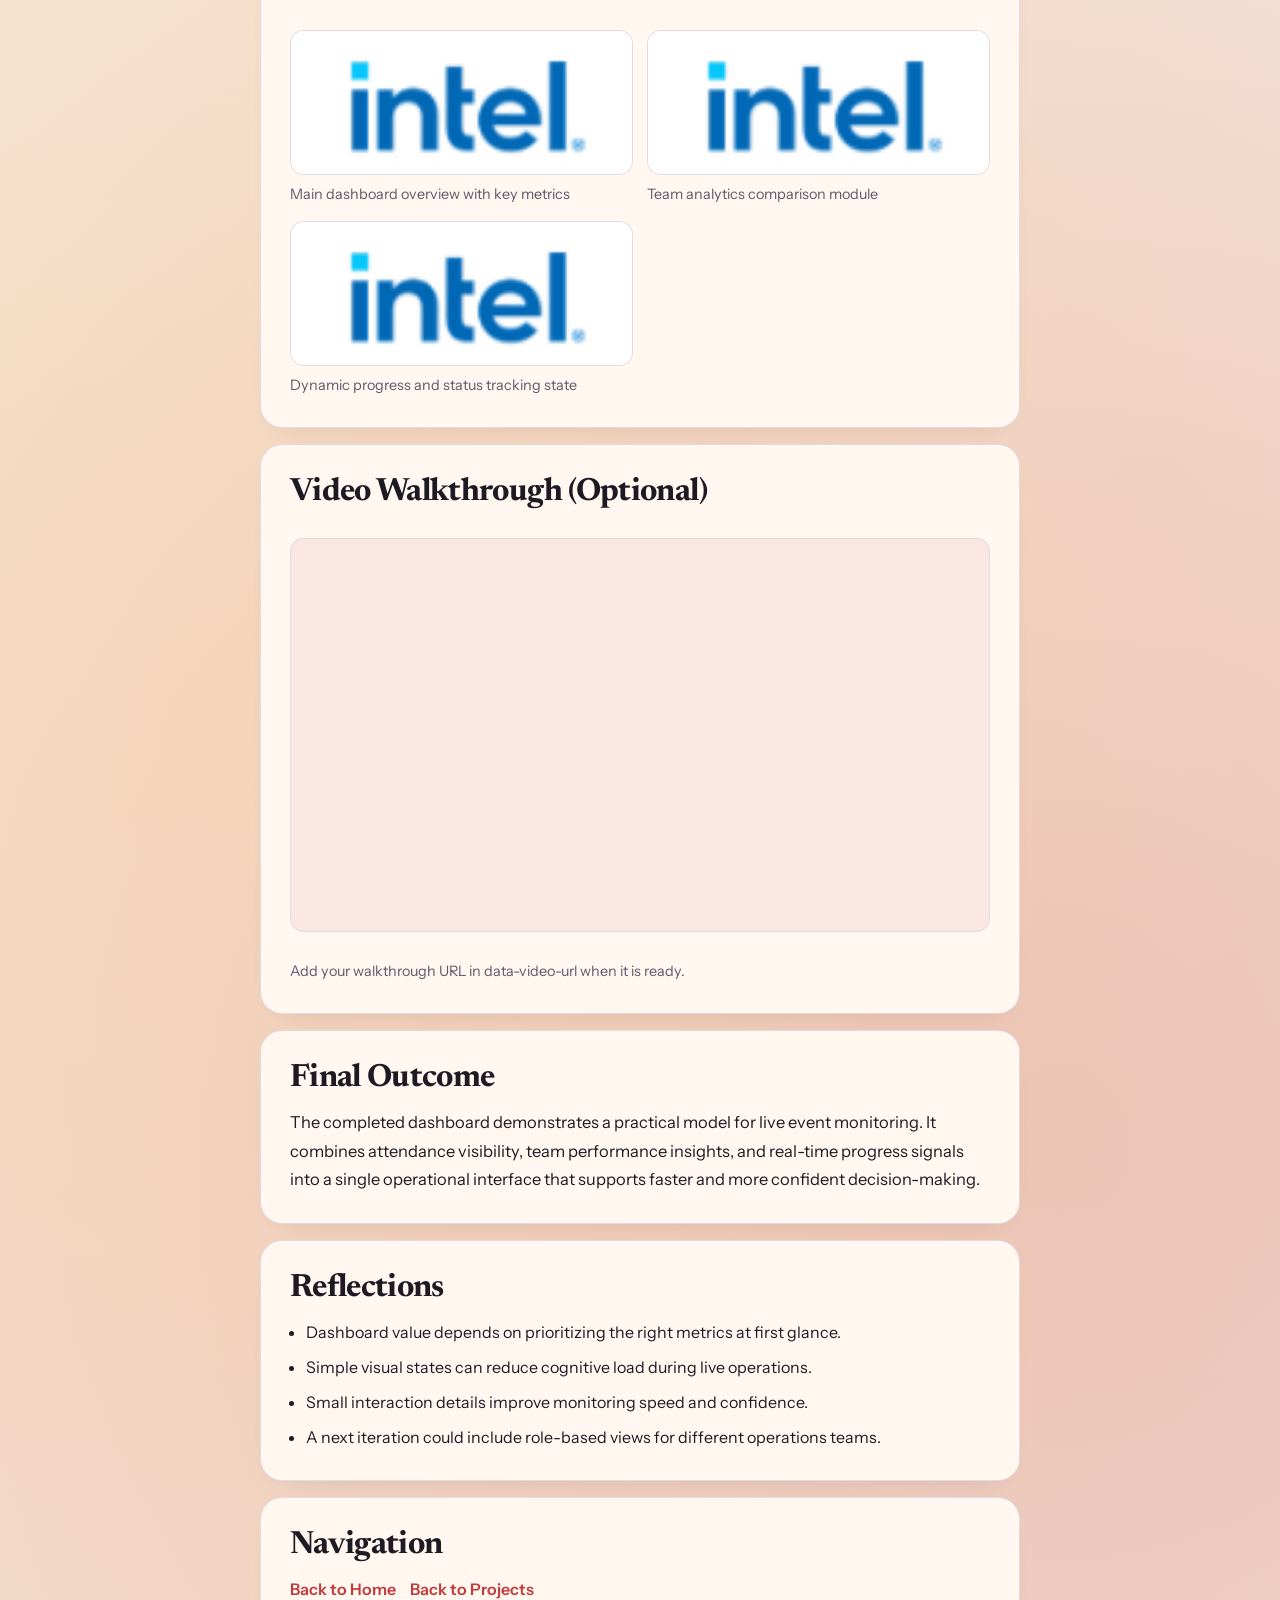
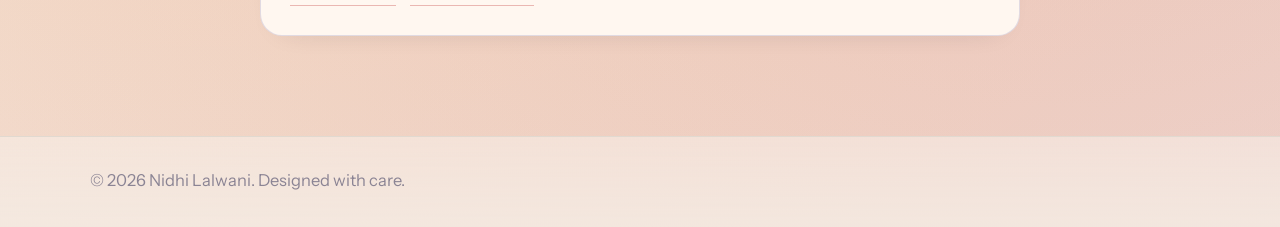
<file: projects/intel-dashboard.html>
<!doctype html>
<html lang="en">
<head>
	<meta charset="UTF-8" />
	<meta name="viewport" content="width=device-width, initial-scale=1.0" />
	<meta
		name="description"
		content="Intel Sustainability Summit Check-In Dashboard case study focused on live event monitoring, attendance tracking, and real-time progress visualization."
	/>
	<title>Intel Sustainability Summit - Check-In Dashboard | Nidhi Lalwani</title>
	<link rel="preconnect" href="https://fonts.googleapis.com" />
	<link rel="preconnect" href="https://fonts.gstatic.com" crossorigin />
	<link
		href="https://fonts.googleapis.com/css2?family=Instrument+Sans:wght@400;500;600;700&family=Newsreader:opsz,wght@6..72,500;6..72,700&display=swap"
		rel="stylesheet"
	/>
	<link rel="stylesheet" href="../style.css" />
</head>
<body class="case-page">
	<a class="skip-link" href="#main-content">Skip to main content</a>

	<header class="site-header" id="top">
		<div class="container nav-wrap">
			<a class="brand" href="../index.html" aria-label="Nidhi Lalwani home">
				<img
					class="brand-mark"
					src="../img/logos/nidhi-logo.png"
					alt="Nidhi Lalwani logo"
				/>
			</a>
			<nav class="site-nav" aria-label="Case study links">
				<ul>
					<li><a href="#overview">Overview</a></li>
					<li><a href="#approach">Approach</a></li>
					<li><a href="#implementation">Implementation</a></li>
					<li><a href="#outcome">Outcome</a></li>
				</ul>
			</nav>
		</div>
	</header>

	<main id="main-content">
		<section class="section case-hero">
			<div class="container case-hero-grid">
				<div class="case-card">
					<p class="eyebrow">Dashboard UX and Front-End Case Study</p>
					<h1>Intel Sustainability Summit - Check-In Dashboard</h1>
					<p class="case-subtitle">
						An interactive event operations dashboard built with HTML, CSS, and JavaScript
						to support fast check-in monitoring, team-level analytics, and real-time
						progress visibility during live summit workflows.
					</p>
					<div class="hero-actions">
						<a class="btn btn-primary" href="#overview">Read Case Study</a>
					</div>
					<div class="case-action-group" aria-label="Project quick links">
						<a class="btn btn-primary" href="#" data-optional-link="true" data-url="" hidden>Live Site</a>
						<a class="btn btn-secondary" href="#" data-optional-link="true" data-url="" hidden>GitHub Repo</a>
						<a class="btn btn-secondary" href="#" data-optional-link="true" data-url="" hidden>Watch Demo</a>
						<a class="btn btn-secondary" href="#" data-optional-link="true" data-url="" hidden>Prototype</a>
						<a class="btn btn-secondary" href="../index.html#projects">Back to Projects</a>
					</div>
				</div>

				<aside class="case-card" aria-label="Project details">
					<ul class="case-meta">
						<li>
							<strong>Project Type</strong>
							<span>Interactive Event Dashboard</span>
						</li>
						<li>
							<strong>Stack</strong>
							<span>HTML, CSS, JavaScript</span>
						</li>
						<li>
							<strong>Focus Areas</strong>
							<span>Attendance Tracking, Team Analytics, Live Progress Monitoring</span>
						</li>
					</ul>
				</aside>
			</div>
		</section>

		<section class="section" id="media">
			<div class="container narrow case-layout">
				<article class="case-card case-media-section">
					<h2>Featured Visual</h2>
					<figure class="featured-shot">
						<img src="../img/projects/intel-dashboard/intel-dashboard-hero.png" alt="Featured hero image for Intel Sustainability Summit Check-In Dashboard" />
						<figcaption>Main operations dashboard view with attendance, team analytics, and progress indicators.</figcaption>
					</figure>
				</article>
			</div>
		</section>

		<section class="section" id="overview">
			<div class="container narrow case-layout">
				<article class="case-card">
					<h2>Overview</h2>
					<p>
						This project simulates live event check-in operations for the Intel
						Sustainability Summit. The dashboard is designed to help organizers quickly
						track attendance status, monitor team performance, and respond to operational
						changes with clear, data-driven visibility.
					</p>
				</article>

				<article class="case-card" id="problem">
					<h2>Problem</h2>
					<p>
						During high-volume events, check-in data can become difficult to interpret in
						real time. Teams need a concise operational view that surfaces who is checked in,
						where bottlenecks are forming, and how progress compares across teams.
					</p>
				</article>

				<article class="case-card" id="goals">
					<h2>Goals</h2>
					<ul class="case-list">
						<li>Provide clear attendance tracking at a glance.</li>
						<li>Enable team-based analytics for quick performance comparison.</li>
						<li>Visualize event progress dynamically for rapid status checks.</li>
						<li>Support fast operational decisions during live event conditions.</li>
					</ul>
				</article>

				<article class="case-card" id="approach">
					<h2>Dashboard Design Approach</h2>
					<ul class="case-list">
						<li><strong>Information Hierarchy:</strong> Prioritized high-impact metrics in the first view.</li>
						<li><strong>Task-Oriented Layout:</strong> Grouped attendance, team analytics, and progress modules by decision flow.</li>
						<li><strong>Operational Clarity:</strong> Used concise labels and status cues to reduce scan time.</li>
						<li><strong>Consistency:</strong> Applied repeatable card patterns for easier interpretation under pressure.</li>
					</ul>
				</article>

				<article class="case-card" id="interaction-viz">
					<h2>Interaction and Data Visualization Decisions</h2>
					<ul class="case-list">
						<li>Used dynamic progress visuals to show live completion status.</li>
						<li>Designed clear states for checked-in, pending, and delayed attendees.</li>
						<li>Highlighted team-level comparisons to expose operational imbalance quickly.</li>
						<li>Kept interaction patterns lightweight to maintain performance and responsiveness.</li>
					</ul>
				</article>

				<article class="case-card" id="implementation">
					<h2>Implementation Highlights</h2>
					<ul class="case-list">
						<li>Built with semantic HTML structure for maintainability.</li>
						<li>Styled using modular CSS sections for reusable dashboard components.</li>
						<li>Used JavaScript to update live counters and progress indicators.</li>
						<li>Optimized layout behavior for desktop and tablet event operations.</li>
					</ul>
				</article>

				<article class="case-card case-media-section" id="screenshots">
					<h2>Screenshots and Mockups</h2>
					<div class="media-grid" aria-label="Project screenshots">
						<figure class="shot">
							<img src="../img/projects/intel-dashboard/intel-dashboard-hero.png" alt="Dashboard screenshot 1" />
							<figcaption>Main dashboard overview with key metrics</figcaption>
						</figure>
						<figure class="shot">
							<img src="../img/projects/intel-dashboard/intel-dashboard-hero.png" alt="Dashboard screenshot 2" />
							<figcaption>Team analytics comparison module</figcaption>
						</figure>
						<figure class="shot">
							<img src="../img/projects/intel-dashboard/intel-dashboard-hero.png" alt="Dashboard screenshot 3" />
							<figcaption>Dynamic progress and status tracking state</figcaption>
						</figure>
					</div>
				</article>

				<article class="case-card case-media-section" id="video-walkthrough" data-video-section hidden>
					<h2>Video Walkthrough (Optional)</h2>
					<div class="video-embed">
						<iframe
							data-video-url=""
							title="Intel Sustainability Summit dashboard walkthrough video walkthrough"
							loading="lazy"
							allow="accelerometer; autoplay; clipboard-write; encrypted-media; gyroscope; picture-in-picture"
							allowfullscreen
						></iframe>
					</div>
					<p class="helper-note">Add your walkthrough URL in data-video-url when it is ready.</p>
				</article>

				<article class="case-card" id="outcome">
					<h2>Final Outcome</h2>
					<p>
						The completed dashboard demonstrates a practical model for live event
						monitoring. It combines attendance visibility, team performance insights, and
						real-time progress signals into a single operational interface that supports
						faster and more confident decision-making.
					</p>
				</article>

				<article class="case-card" id="reflection">
					<h2>Reflections</h2>
					<ul class="case-list">
						<li>Dashboard value depends on prioritizing the right metrics at first glance.</li>
						<li>Simple visual states can reduce cognitive load during live operations.</li>
						<li>Small interaction details improve monitoring speed and confidence.</li>
						<li>A next iteration could include role-based views for different operations teams.</li>
					</ul>
				</article>
				<article class="case-card" id="back-links">
					<h2>Navigation</h2>
					<div class="case-back-links">
						<a class="text-link" href="../index.html">Back to Home</a>
						<a class="text-link" href="../index.html#projects">Back to Projects</a>
					</div>
				</article>
			</div>
		</section>
	</main>

	<footer class="site-footer">
		<div class="container">
			<p>&copy; <span id="year"></span> Nidhi Lalwani. Designed with care.</p>
		</div>
	</footer>
	<script src="project-page.js"></script>
</body>
</html>
</file>
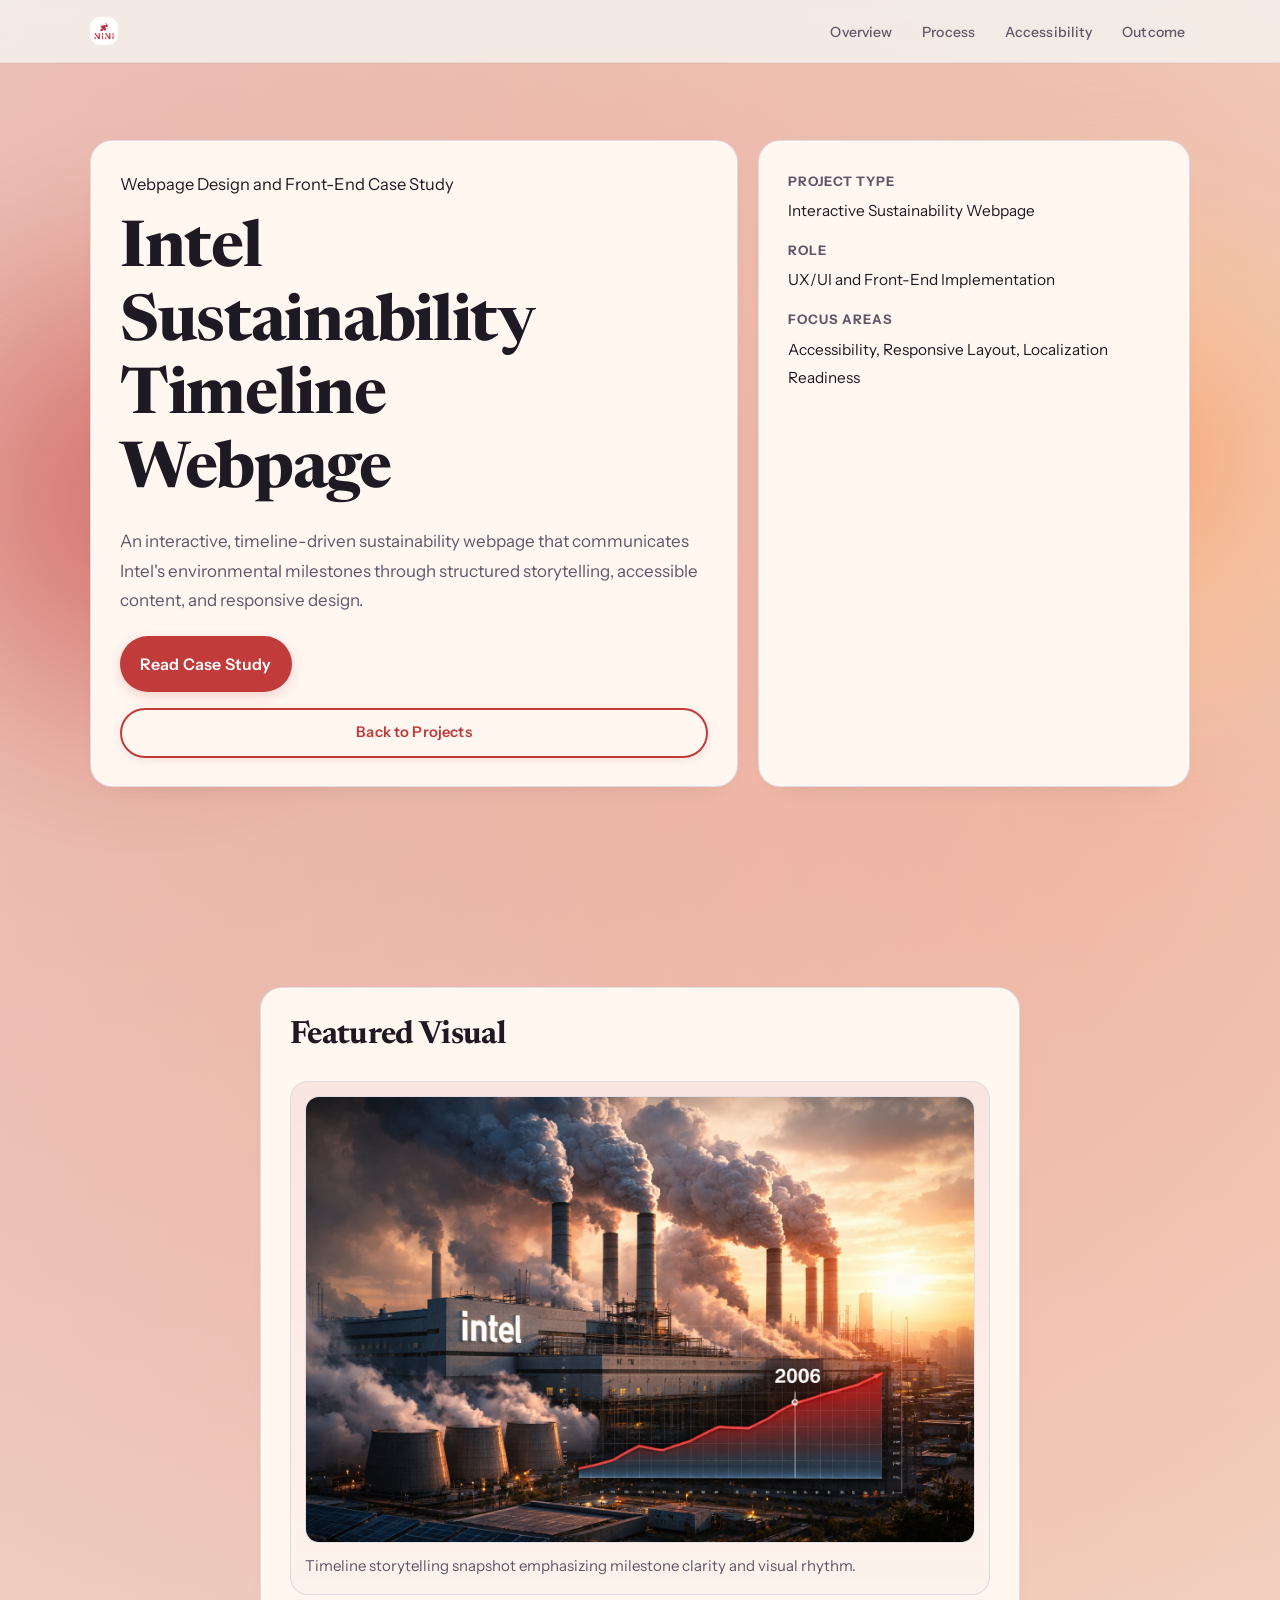
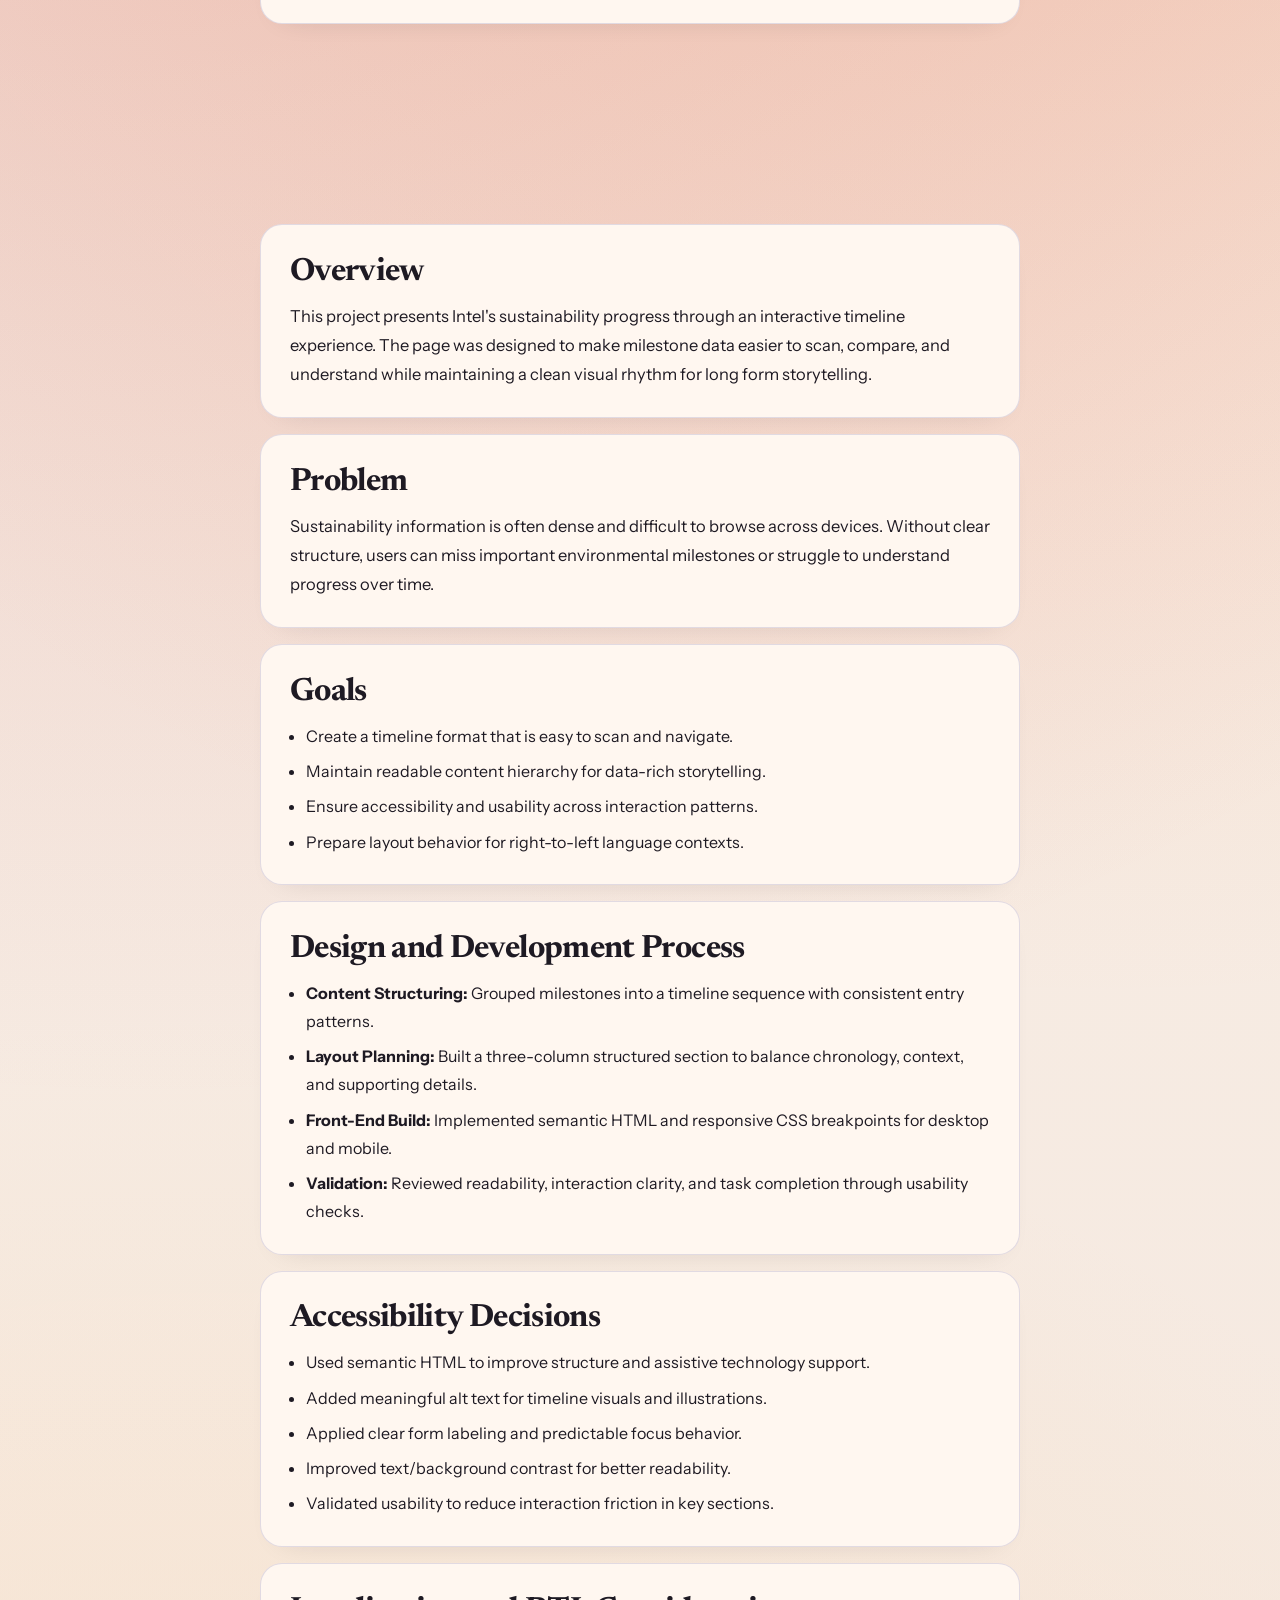
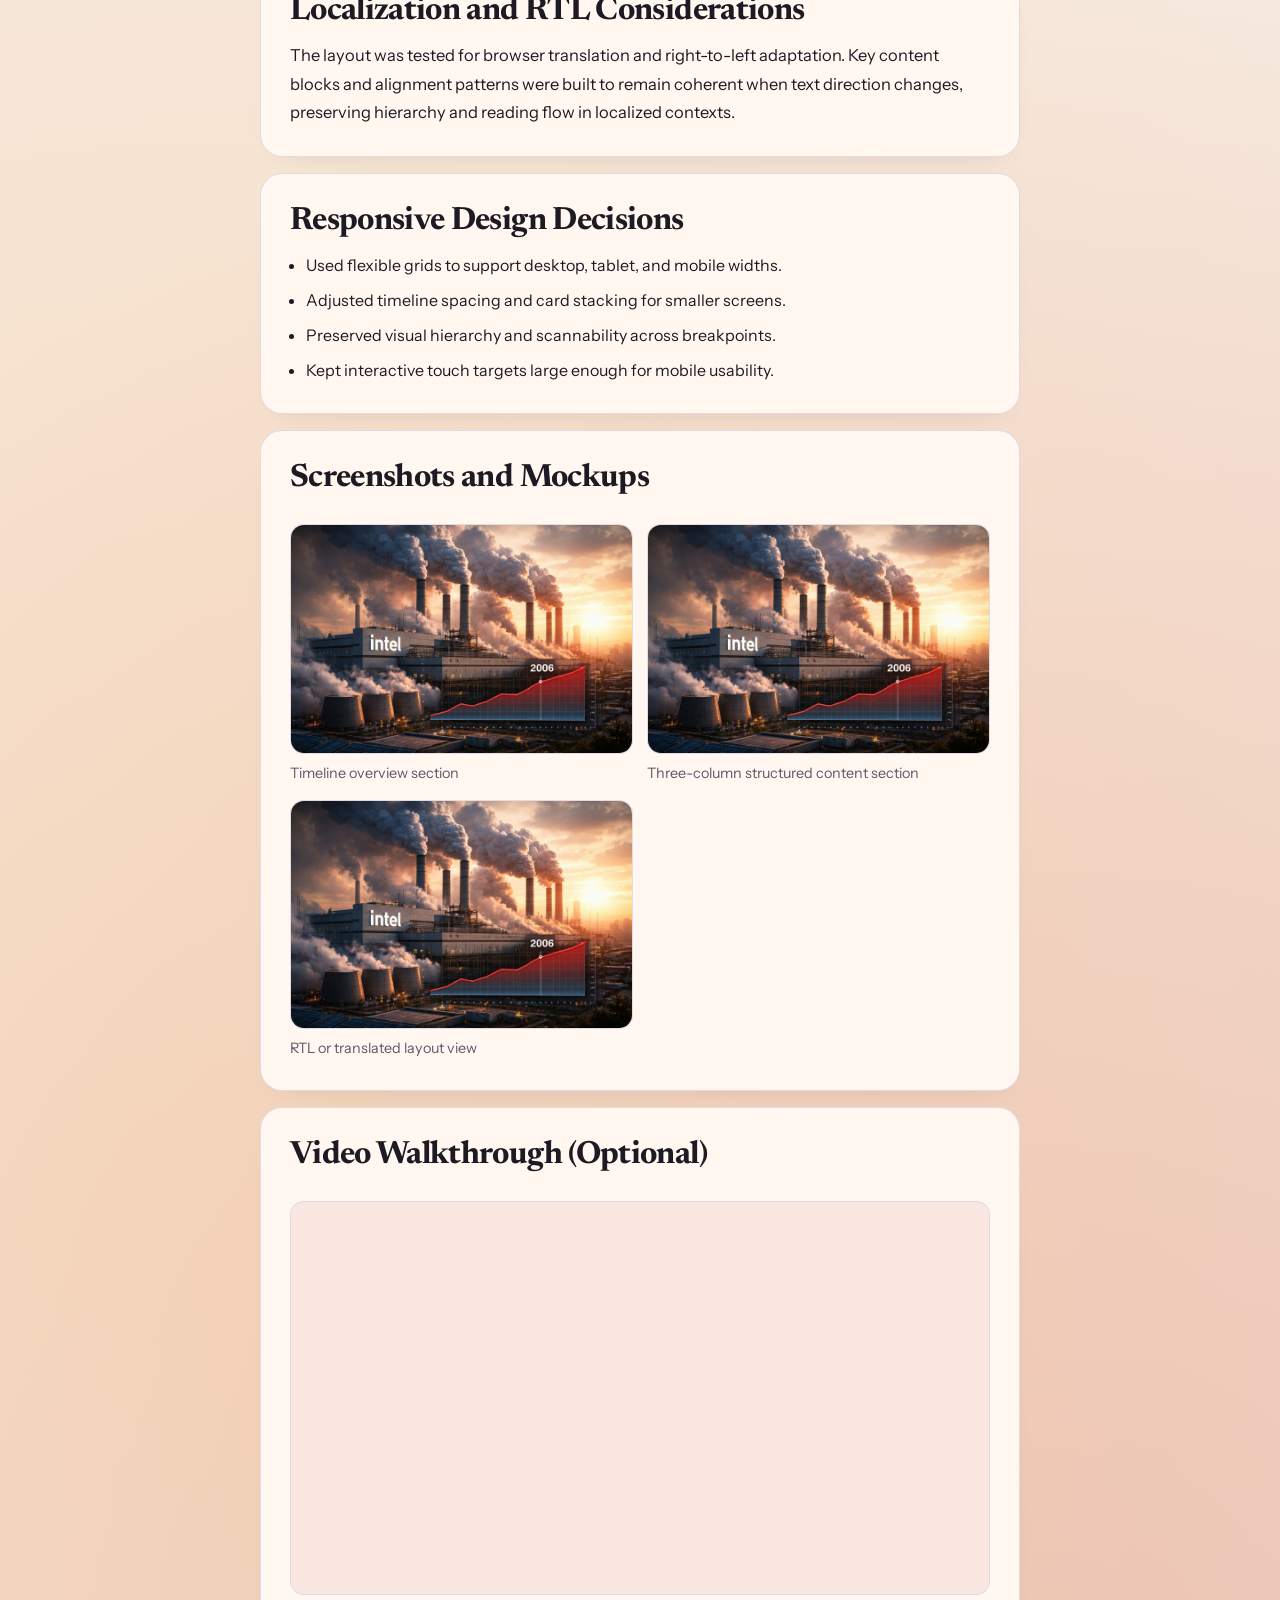
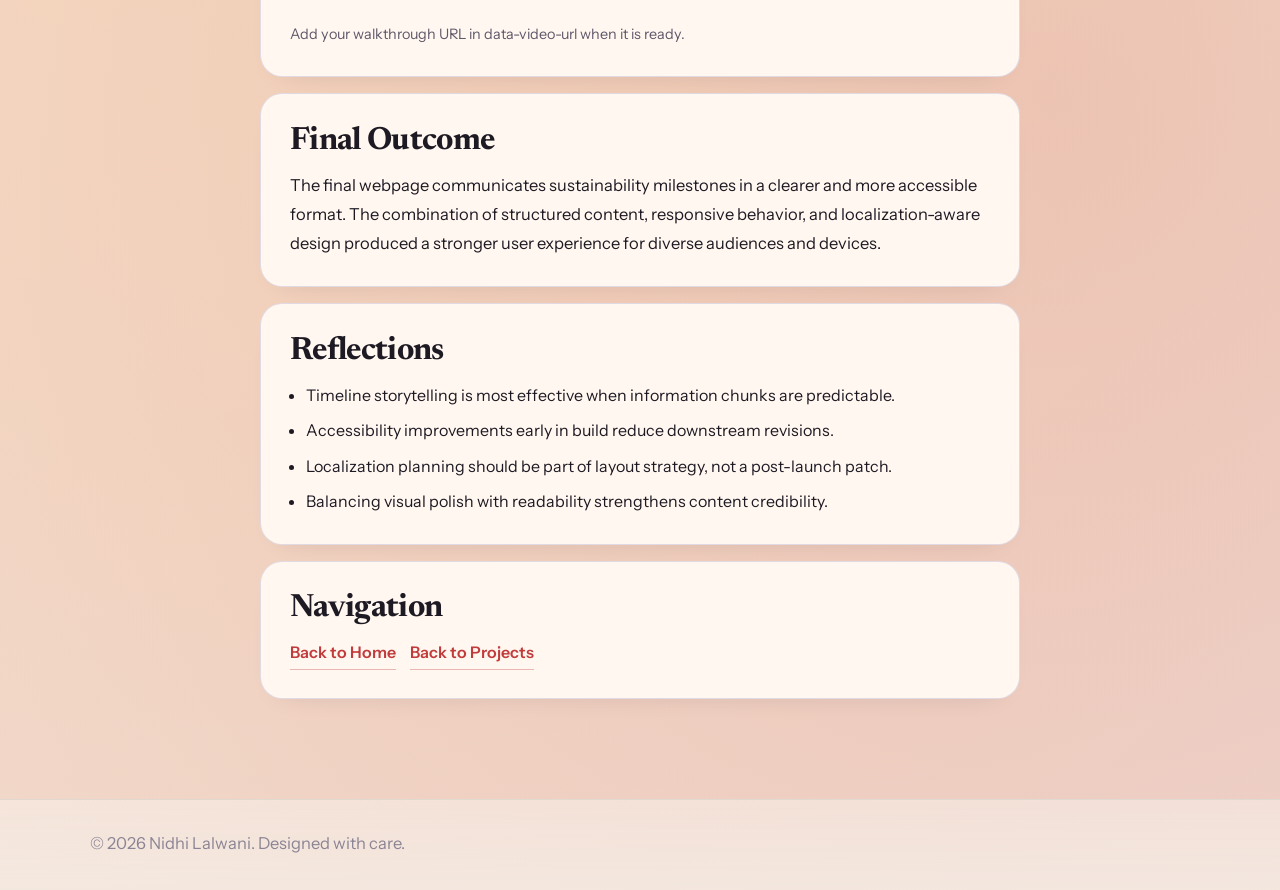
<file: projects/intel-timeline.html>
<!doctype html>
<html lang="en">
<head>
	<meta charset="UTF-8" />
	<meta name="viewport" content="width=device-width, initial-scale=1.0" />
	<meta
		name="description"
		content="Intel Sustainability Timeline Webpage case study focused on accessibility, responsive design, and localization-ready storytelling."
	/>
	<title>Intel Sustainability Timeline Webpage | Nidhi Lalwani</title>
	<link rel="preconnect" href="https://fonts.googleapis.com" />
	<link rel="preconnect" href="https://fonts.gstatic.com" crossorigin />
	<link
		href="https://fonts.googleapis.com/css2?family=Instrument+Sans:wght@400;500;600;700&family=Newsreader:opsz,wght@6..72,500;6..72,700&display=swap"
		rel="stylesheet"
	/>
	<link rel="stylesheet" href="../style.css" />
</head>
<body class="case-page">
	<a class="skip-link" href="#main-content">Skip to main content</a>

	<header class="site-header" id="top">
		<div class="container nav-wrap">
			<a class="brand" href="../index.html" aria-label="Nidhi Lalwani home">
				<img
					class="brand-mark"
					src="../img/logos/nidhi-logo.png"
					alt="Nidhi Lalwani logo"
				/>
			</a>
			<nav class="site-nav" aria-label="Case study links">
				<ul>
					<li><a href="#overview">Overview</a></li>
					<li><a href="#process">Process</a></li>
					<li><a href="#accessibility">Accessibility</a></li>
					<li><a href="#outcome">Outcome</a></li>
				</ul>
			</nav>
		</div>
	</header>

	<main id="main-content">
		<section class="section case-hero">
			<div class="container case-hero-grid">
				<div class="case-card">
					<p class="eyebrow">Webpage Design and Front-End Case Study</p>
					<h1>Intel Sustainability Timeline Webpage</h1>
					<p class="case-subtitle">
						An interactive, timeline-driven sustainability webpage that communicates Intel's
						environmental milestones through structured storytelling, accessible content, and
						responsive design.
					</p>
					<div class="hero-actions">
						<a class="btn btn-primary" href="#overview">Read Case Study</a>
					</div>
					<div class="case-action-group" aria-label="Project quick links">
						<a class="btn btn-primary" href="#" data-optional-link="true" data-url="" hidden>Live Site</a>
						<a class="btn btn-secondary" href="#" data-optional-link="true" data-url="" hidden>GitHub Repo</a>
						<a class="btn btn-secondary" href="#" data-optional-link="true" data-url="" hidden>Watch Demo</a>
						<a class="btn btn-secondary" href="#" data-optional-link="true" data-url="" hidden>Prototype</a>
						<a class="btn btn-secondary" href="../index.html#projects">Back to Projects</a>
					</div>
				</div>

				<aside class="case-card" aria-label="Project details">
					<ul class="case-meta">
						<li>
							<strong>Project Type</strong>
							<span>Interactive Sustainability Webpage</span>
						</li>
						<li>
							<strong>Role</strong>
							<span>UX/UI and Front-End Implementation</span>
						</li>
						<li>
							<strong>Focus Areas</strong>
							<span>Accessibility, Responsive Layout, Localization Readiness</span>
						</li>
					</ul>
				</aside>
			</div>
		</section>

		<section class="section" id="media">
			<div class="container narrow case-layout">
				<article class="case-card case-media-section">
					<h2>Featured Visual</h2>
					<figure class="featured-shot">
						<img src="../img/projects/intel-timeline/intel-timeline-hero.png" alt="Featured hero image for Intel Sustainability Timeline Webpage" />
						<figcaption>Timeline storytelling snapshot emphasizing milestone clarity and visual rhythm.</figcaption>
					</figure>
				</article>
			</div>
		</section>

		<section class="section" id="overview">
			<div class="container narrow case-layout">
				<article class="case-card">
					<h2>Overview</h2>
					<p>
						This project presents Intel's sustainability progress through an interactive
						timeline experience. The page was designed to make milestone data easier to
						scan, compare, and understand while maintaining a clean visual rhythm for long
						form storytelling.
					</p>
				</article>

				<article class="case-card" id="problem">
					<h2>Problem</h2>
					<p>
						Sustainability information is often dense and difficult to browse across devices.
						Without clear structure, users can miss important environmental milestones or
						struggle to understand progress over time.
					</p>
				</article>

				<article class="case-card" id="goals">
					<h2>Goals</h2>
					<ul class="case-list">
						<li>Create a timeline format that is easy to scan and navigate.</li>
						<li>Maintain readable content hierarchy for data-rich storytelling.</li>
						<li>Ensure accessibility and usability across interaction patterns.</li>
						<li>Prepare layout behavior for right-to-left language contexts.</li>
					</ul>
				</article>

				<article class="case-card" id="process">
					<h2>Design and Development Process</h2>
					<ul class="case-list">
						<li><strong>Content Structuring:</strong> Grouped milestones into a timeline sequence with consistent entry patterns.</li>
						<li><strong>Layout Planning:</strong> Built a three-column structured section to balance chronology, context, and supporting details.</li>
						<li><strong>Front-End Build:</strong> Implemented semantic HTML and responsive CSS breakpoints for desktop and mobile.</li>
						<li><strong>Validation:</strong> Reviewed readability, interaction clarity, and task completion through usability checks.</li>
					</ul>
				</article>

				<article class="case-card" id="accessibility">
					<h2>Accessibility Decisions</h2>
					<ul class="case-list">
						<li>Used semantic HTML to improve structure and assistive technology support.</li>
						<li>Added meaningful alt text for timeline visuals and illustrations.</li>
						<li>Applied clear form labeling and predictable focus behavior.</li>
						<li>Improved text/background contrast for better readability.</li>
						<li>Validated usability to reduce interaction friction in key sections.</li>
					</ul>
				</article>

				<article class="case-card" id="localization">
					<h2>Localization and RTL Considerations</h2>
					<p>
						The layout was tested for browser translation and right-to-left adaptation. Key
						content blocks and alignment patterns were built to remain coherent when text
						direction changes, preserving hierarchy and reading flow in localized contexts.
					</p>
				</article>

				<article class="case-card" id="responsive">
					<h2>Responsive Design Decisions</h2>
					<ul class="case-list">
						<li>Used flexible grids to support desktop, tablet, and mobile widths.</li>
						<li>Adjusted timeline spacing and card stacking for smaller screens.</li>
						<li>Preserved visual hierarchy and scannability across breakpoints.</li>
						<li>Kept interactive touch targets large enough for mobile usability.</li>
					</ul>
				</article>

				<article class="case-card case-media-section" id="screenshots">
					<h2>Screenshots and Mockups</h2>
					<div class="media-grid" aria-label="Project screenshots">
						<figure class="shot">
							<img src="../img/projects/intel-timeline/intel-timeline-hero.png" alt="Intel timeline screenshot 1" />
							<figcaption>Timeline overview section</figcaption>
						</figure>
						<figure class="shot">
							<img src="../img/projects/intel-timeline/intel-timeline-hero.png" alt="Intel timeline screenshot 2" />
							<figcaption>Three-column structured content section</figcaption>
						</figure>
						<figure class="shot">
							<img src="../img/projects/intel-timeline/intel-timeline-hero.png" alt="Intel timeline screenshot 3" />
							<figcaption>RTL or translated layout view</figcaption>
						</figure>
					</div>
				</article>

				<article class="case-card case-media-section" id="video-walkthrough" data-video-section hidden>
					<h2>Video Walkthrough (Optional)</h2>
					<div class="video-embed">
						<iframe
							data-video-url=""
							title="Intel Sustainability Timeline walkthrough video walkthrough"
							loading="lazy"
							allow="accelerometer; autoplay; clipboard-write; encrypted-media; gyroscope; picture-in-picture"
							allowfullscreen
						></iframe>
					</div>
					<p class="helper-note">Add your walkthrough URL in data-video-url when it is ready.</p>
				</article>

				<article class="case-card" id="outcome">
					<h2>Final Outcome</h2>
					<p>
						The final webpage communicates sustainability milestones in a clearer and more
						accessible format. The combination of structured content, responsive behavior,
						and localization-aware design produced a stronger user experience for diverse
						audiences and devices.
					</p>
				</article>

				<article class="case-card" id="reflection">
					<h2>Reflections</h2>
					<ul class="case-list">
						<li>Timeline storytelling is most effective when information chunks are predictable.</li>
						<li>Accessibility improvements early in build reduce downstream revisions.</li>
						<li>Localization planning should be part of layout strategy, not a post-launch patch.</li>
						<li>Balancing visual polish with readability strengthens content credibility.</li>
					</ul>
				</article>
				<article class="case-card" id="back-links">
					<h2>Navigation</h2>
					<div class="case-back-links">
						<a class="text-link" href="../index.html">Back to Home</a>
						<a class="text-link" href="../index.html#projects">Back to Projects</a>
					</div>
				</article>
			</div>
		</section>
	</main>

	<footer class="site-footer">
		<div class="container">
			<p>&copy; <span id="year"></span> Nidhi Lalwani. Designed with care.</p>
		</div>
	</footer>
	<script src="project-page.js"></script>
</body>
</html>
</file>
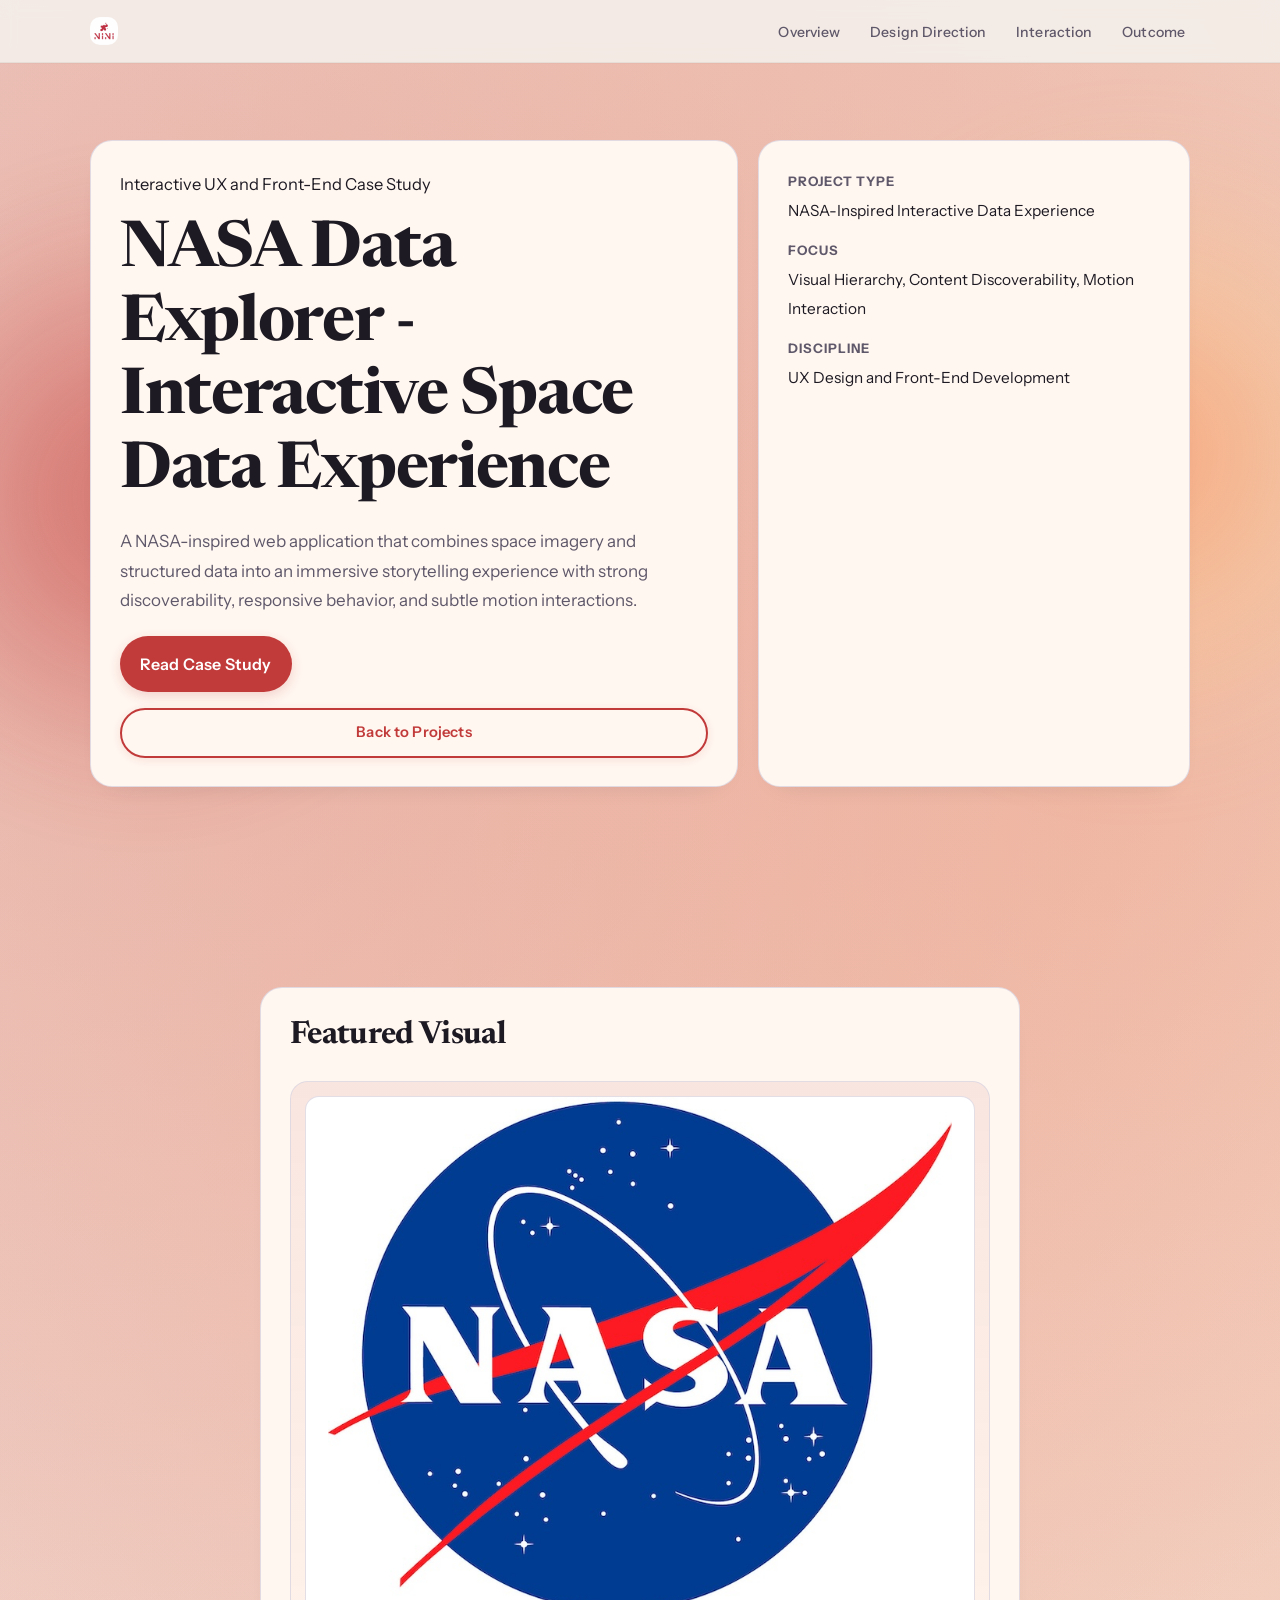
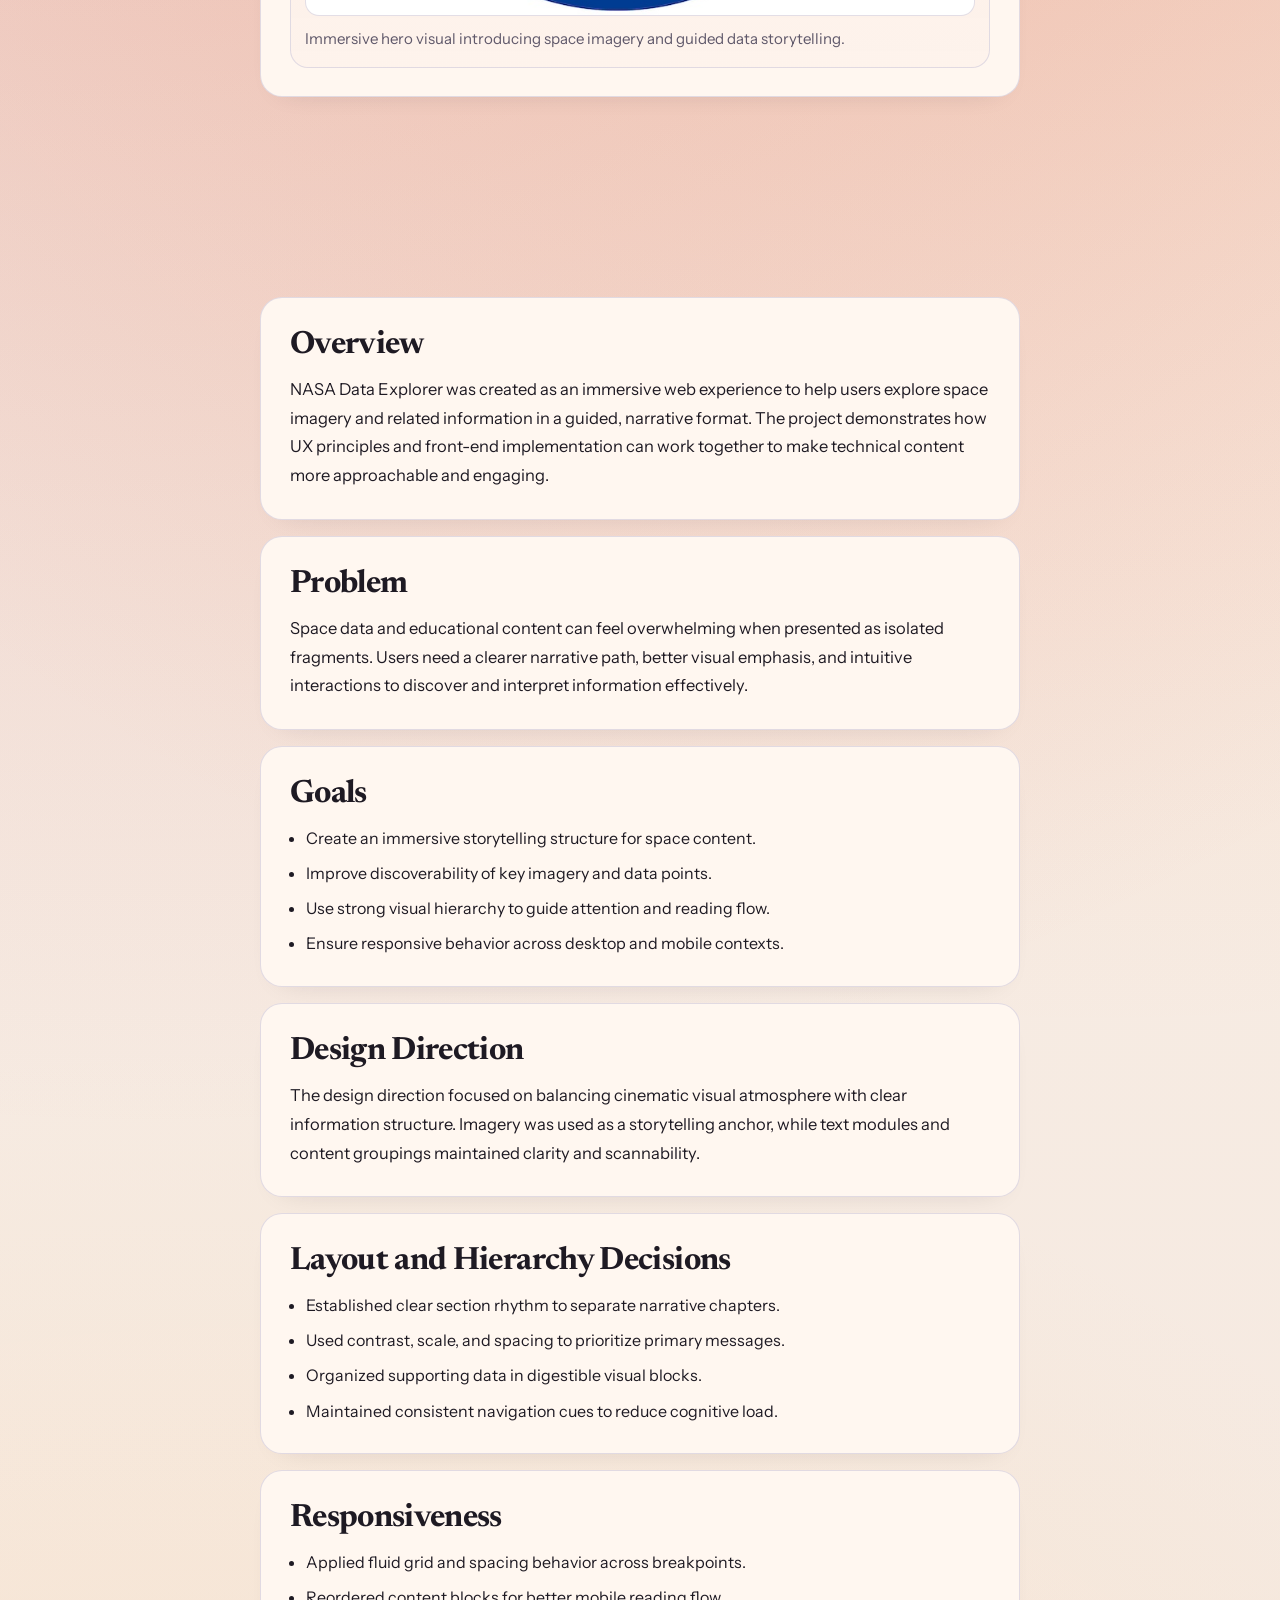
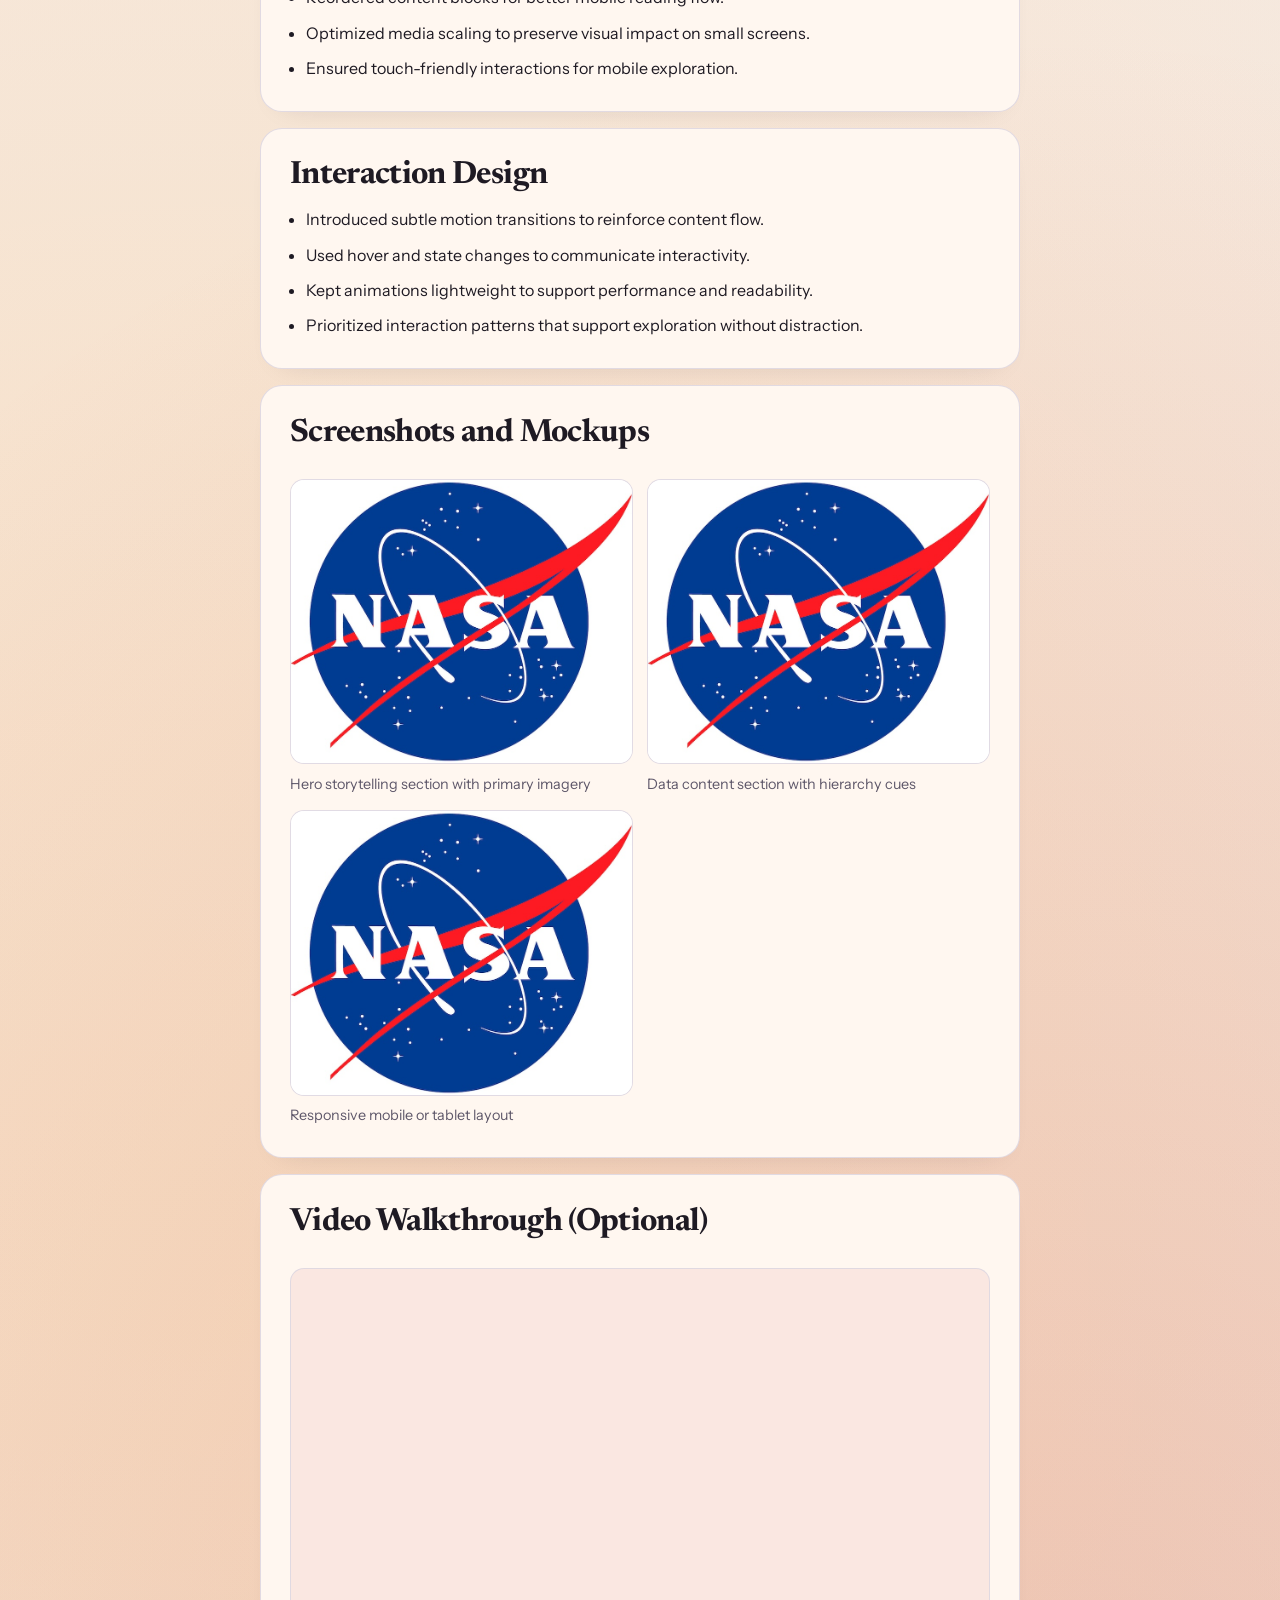
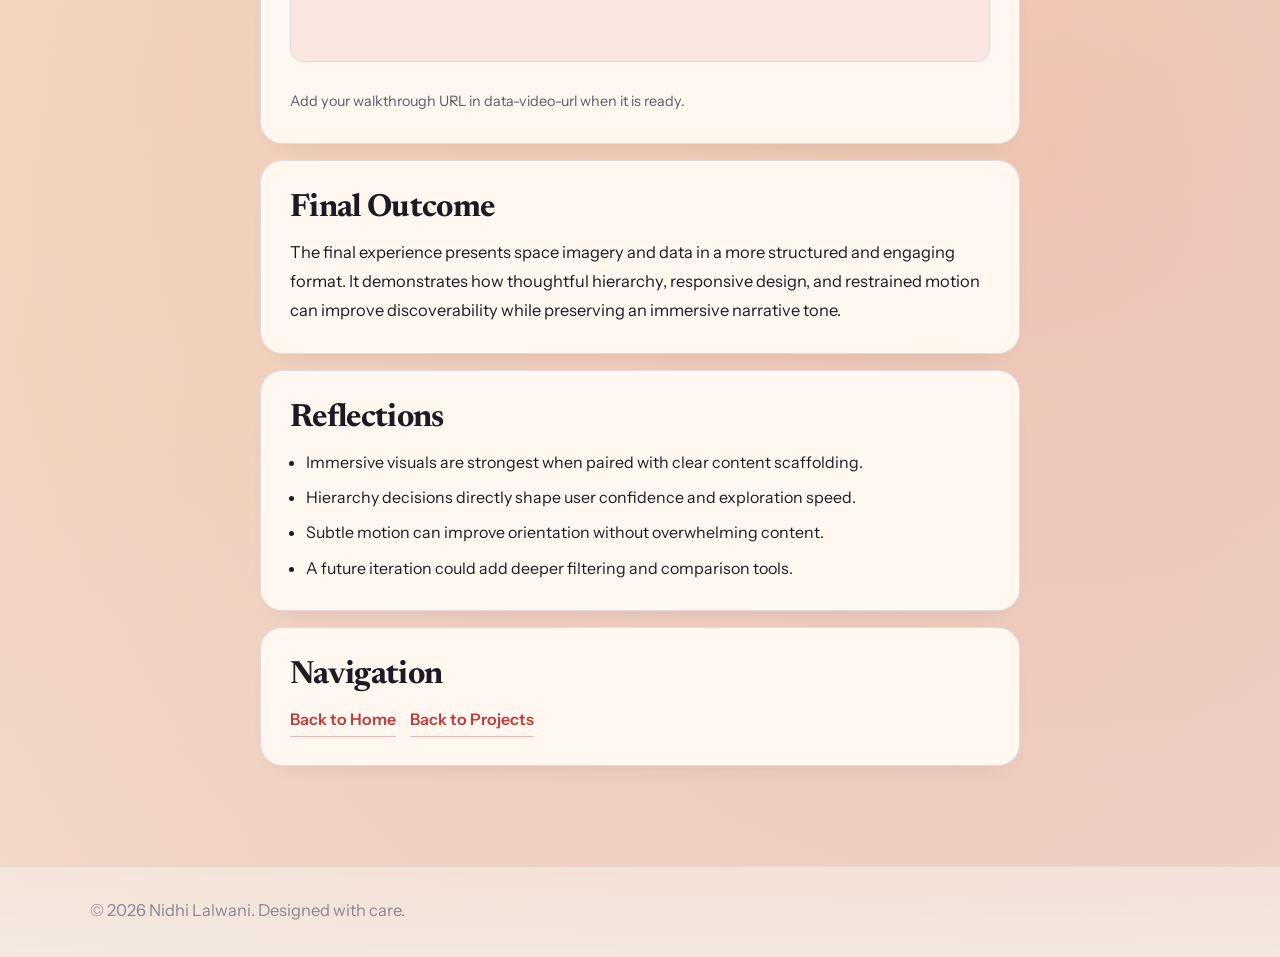
<file: projects/nasa-data-explorer.html>
<!doctype html>
<html lang="en">
<head>
	<meta charset="UTF-8" />
	<meta name="viewport" content="width=device-width, initial-scale=1.0" />
	<meta
		name="description"
		content="NASA Data Explorer case study showcasing immersive storytelling, responsive design, and front-end UX for space imagery and data exploration."
	/>
	<title>NASA Data Explorer - Interactive Space Data Experience | Nidhi Lalwani</title>
	<link rel="preconnect" href="https://fonts.googleapis.com" />
	<link rel="preconnect" href="https://fonts.gstatic.com" crossorigin />
	<link
		href="https://fonts.googleapis.com/css2?family=Instrument+Sans:wght@400;500;600;700&family=Newsreader:opsz,wght@6..72,500;6..72,700&display=swap"
		rel="stylesheet"
	/>
	<link rel="stylesheet" href="../style.css" />
</head>
<body class="case-page">
	<a class="skip-link" href="#main-content">Skip to main content</a>

	<header class="site-header" id="top">
		<div class="container nav-wrap">
			<a class="brand" href="../index.html" aria-label="Nidhi Lalwani home">
				<img
					class="brand-mark"
					src="../img/logos/nidhi-logo.png"
					alt="Nidhi Lalwani logo"
				/>
			</a>
			<nav class="site-nav" aria-label="Case study links">
				<ul>
					<li><a href="#overview">Overview</a></li>
					<li><a href="#design-direction">Design Direction</a></li>
					<li><a href="#interaction">Interaction</a></li>
					<li><a href="#outcome">Outcome</a></li>
				</ul>
			</nav>
		</div>
	</header>

	<main id="main-content">
		<section class="section case-hero">
			<div class="container case-hero-grid">
				<div class="case-card">
					<p class="eyebrow">Interactive UX and Front-End Case Study</p>
					<h1>NASA Data Explorer - Interactive Space Data Experience</h1>
					<p class="case-subtitle">
						A NASA-inspired web application that combines space imagery and structured data
						into an immersive storytelling experience with strong discoverability,
						responsive behavior, and subtle motion interactions.
					</p>
					<div class="hero-actions">
						<a class="btn btn-primary" href="#overview">Read Case Study</a>
					</div>
					<div class="case-action-group" aria-label="Project quick links">
						<a class="btn btn-primary" href="#" data-optional-link="true" data-url="" hidden>Live Site</a>
						<a class="btn btn-secondary" href="#" data-optional-link="true" data-url="" hidden>GitHub Repo</a>
						<a class="btn btn-secondary" href="#" data-optional-link="true" data-url="" hidden>Watch Demo</a>
						<a class="btn btn-secondary" href="#" data-optional-link="true" data-url="" hidden>Prototype</a>
						<a class="btn btn-secondary" href="../index.html#projects">Back to Projects</a>
					</div>
				</div>

				<aside class="case-card" aria-label="Project details">
					<ul class="case-meta">
						<li>
							<strong>Project Type</strong>
							<span>NASA-Inspired Interactive Data Experience</span>
						</li>
						<li>
							<strong>Focus</strong>
							<span>Visual Hierarchy, Content Discoverability, Motion Interaction</span>
						</li>
						<li>
							<strong>Discipline</strong>
							<span>UX Design and Front-End Development</span>
						</li>
					</ul>
				</aside>
			</div>
		</section>

		<section class="section" id="media">
			<div class="container narrow case-layout">
				<article class="case-card case-media-section">
					<h2>Featured Visual</h2>
					<figure class="featured-shot">
						<img src="../img/projects/nasa-data-explorer/nasa-data-explorer-hero.jpg" alt="Featured hero image for NASA Data Explorer" />
						<figcaption>Immersive hero visual introducing space imagery and guided data storytelling.</figcaption>
					</figure>
				</article>
			</div>
		</section>

		<section class="section" id="overview">
			<div class="container narrow case-layout">
				<article class="case-card">
					<h2>Overview</h2>
					<p>
						NASA Data Explorer was created as an immersive web experience to help users
						explore space imagery and related information in a guided, narrative format.
						The project demonstrates how UX principles and front-end implementation can work
						together to make technical content more approachable and engaging.
					</p>
				</article>

				<article class="case-card" id="problem">
					<h2>Problem</h2>
					<p>
						Space data and educational content can feel overwhelming when presented as
						isolated fragments. Users need a clearer narrative path, better visual emphasis,
						and intuitive interactions to discover and interpret information effectively.
					</p>
				</article>

				<article class="case-card" id="goals">
					<h2>Goals</h2>
					<ul class="case-list">
						<li>Create an immersive storytelling structure for space content.</li>
						<li>Improve discoverability of key imagery and data points.</li>
						<li>Use strong visual hierarchy to guide attention and reading flow.</li>
						<li>Ensure responsive behavior across desktop and mobile contexts.</li>
					</ul>
				</article>

				<article class="case-card" id="design-direction">
					<h2>Design Direction</h2>
					<p>
						The design direction focused on balancing cinematic visual atmosphere with clear
						information structure. Imagery was used as a storytelling anchor, while text
						modules and content groupings maintained clarity and scannability.
					</p>
				</article>

				<article class="case-card" id="hierarchy">
					<h2>Layout and Hierarchy Decisions</h2>
					<ul class="case-list">
						<li>Established clear section rhythm to separate narrative chapters.</li>
						<li>Used contrast, scale, and spacing to prioritize primary messages.</li>
						<li>Organized supporting data in digestible visual blocks.</li>
						<li>Maintained consistent navigation cues to reduce cognitive load.</li>
					</ul>
				</article>

				<article class="case-card" id="responsive">
					<h2>Responsiveness</h2>
					<ul class="case-list">
						<li>Applied fluid grid and spacing behavior across breakpoints.</li>
						<li>Reordered content blocks for better mobile reading flow.</li>
						<li>Optimized media scaling to preserve visual impact on small screens.</li>
						<li>Ensured touch-friendly interactions for mobile exploration.</li>
					</ul>
				</article>

				<article class="case-card" id="interaction">
					<h2>Interaction Design</h2>
					<ul class="case-list">
						<li>Introduced subtle motion transitions to reinforce content flow.</li>
						<li>Used hover and state changes to communicate interactivity.</li>
						<li>Kept animations lightweight to support performance and readability.</li>
						<li>Prioritized interaction patterns that support exploration without distraction.</li>
					</ul>
				</article>

				<article class="case-card case-media-section" id="screenshots">
					<h2>Screenshots and Mockups</h2>
					<div class="media-grid" aria-label="Project screenshots">
						<figure class="shot">
							<img src="../img/projects/nasa-data-explorer/nasa-data-explorer-hero.jpg" alt="NASA Data Explorer screenshot 1" />
							<figcaption>Hero storytelling section with primary imagery</figcaption>
						</figure>
						<figure class="shot">
							<img src="../img/projects/nasa-data-explorer/nasa-data-explorer-hero.jpg" alt="NASA Data Explorer screenshot 2" />
							<figcaption>Data content section with hierarchy cues</figcaption>
						</figure>
						<figure class="shot">
							<img src="../img/projects/nasa-data-explorer/nasa-data-explorer-hero.jpg" alt="NASA Data Explorer screenshot 3" />
							<figcaption>Responsive mobile or tablet layout</figcaption>
						</figure>
					</div>
				</article>

				<article class="case-card case-media-section" id="video-walkthrough" data-video-section hidden>
					<h2>Video Walkthrough (Optional)</h2>
					<div class="video-embed">
						<iframe
							data-video-url=""
							title="NASA Data Explorer walkthrough video walkthrough"
							loading="lazy"
							allow="accelerometer; autoplay; clipboard-write; encrypted-media; gyroscope; picture-in-picture"
							allowfullscreen
						></iframe>
					</div>
					<p class="helper-note">Add your walkthrough URL in data-video-url when it is ready.</p>
				</article>

				<article class="case-card" id="outcome">
					<h2>Final Outcome</h2>
					<p>
						The final experience presents space imagery and data in a more structured and
						engaging format. It demonstrates how thoughtful hierarchy, responsive design,
						and restrained motion can improve discoverability while preserving an immersive
						narrative tone.
					</p>
				</article>

				<article class="case-card" id="reflection">
					<h2>Reflections</h2>
					<ul class="case-list">
						<li>Immersive visuals are strongest when paired with clear content scaffolding.</li>
						<li>Hierarchy decisions directly shape user confidence and exploration speed.</li>
						<li>Subtle motion can improve orientation without overwhelming content.</li>
						<li>A future iteration could add deeper filtering and comparison tools.</li>
					</ul>
				</article>
				<article class="case-card" id="back-links">
					<h2>Navigation</h2>
					<div class="case-back-links">
						<a class="text-link" href="../index.html">Back to Home</a>
						<a class="text-link" href="../index.html#projects">Back to Projects</a>
					</div>
				</article>
			</div>
		</section>
	</main>

	<footer class="site-footer">
		<div class="container">
			<p>&copy; <span id="year"></span> Nidhi Lalwani. Designed with care.</p>
		</div>
	</footer>
	<script src="project-page.js"></script>
</body>
</html>
</file>
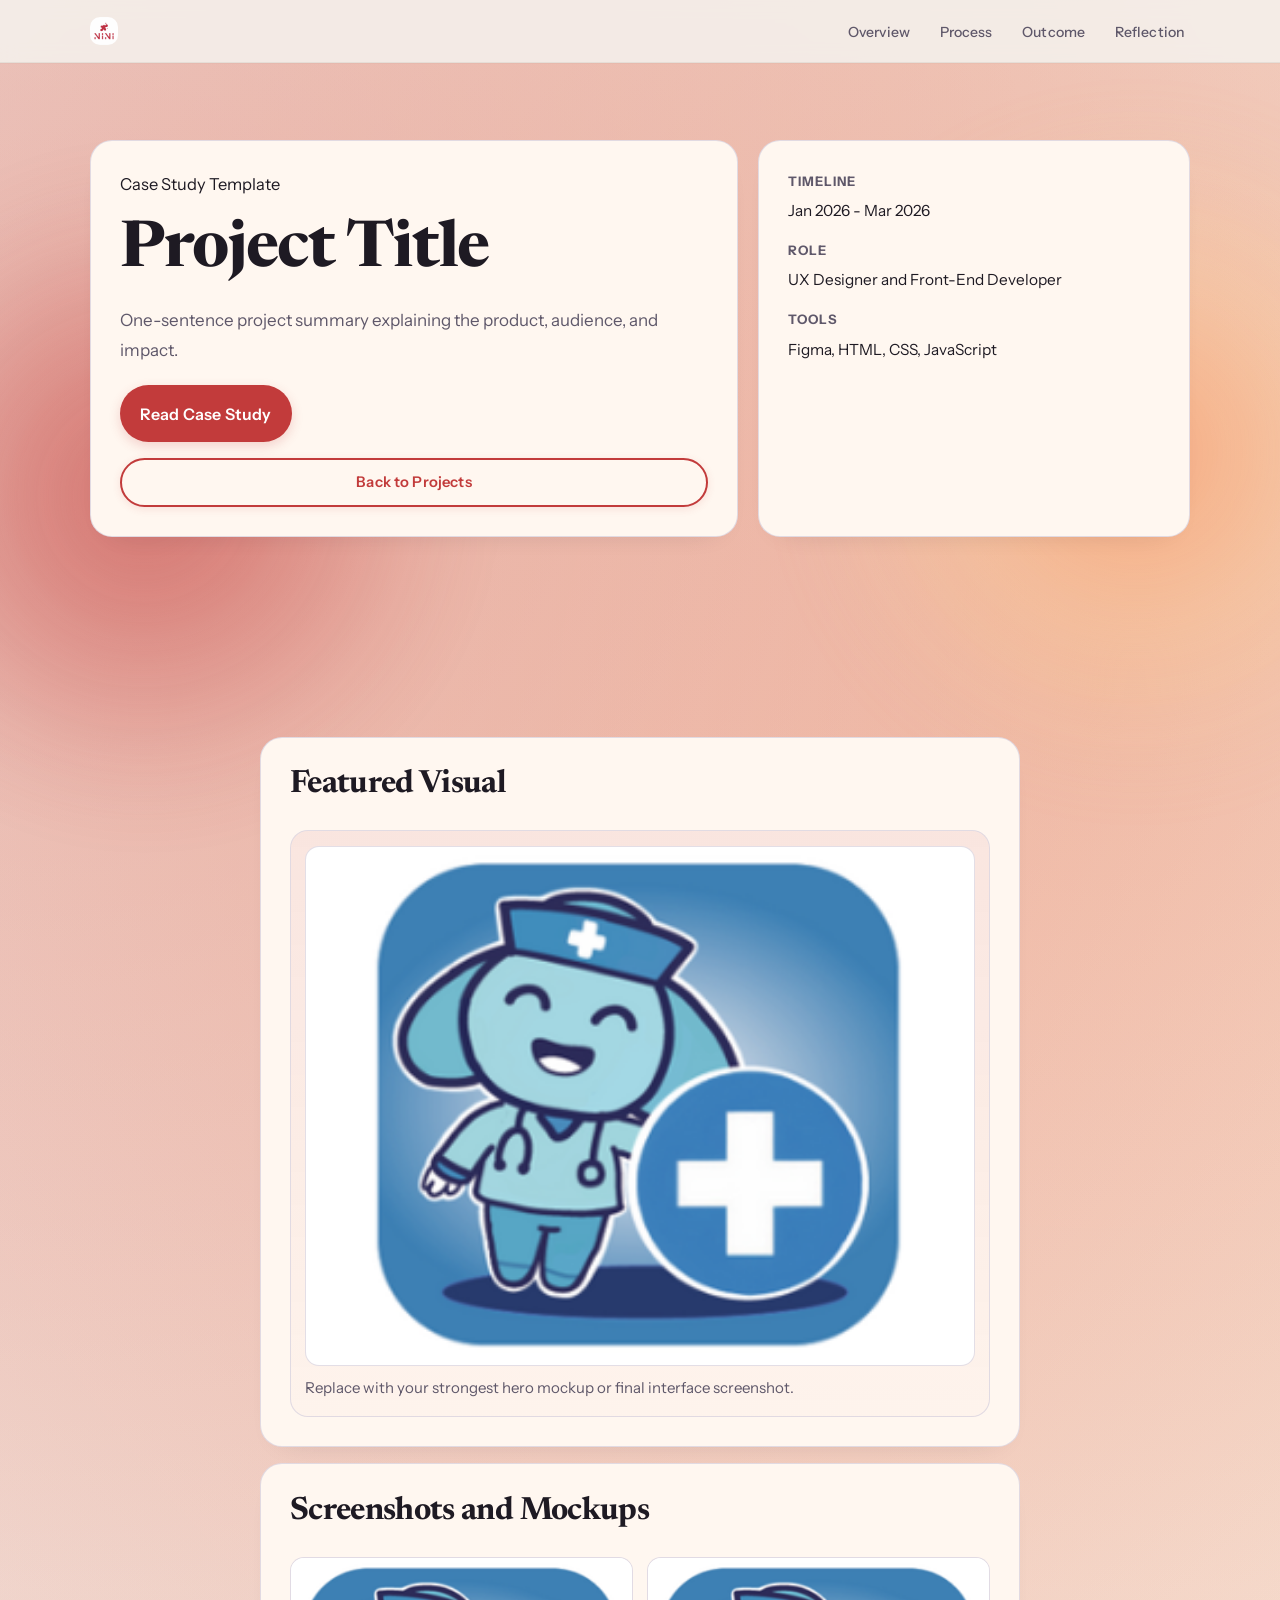
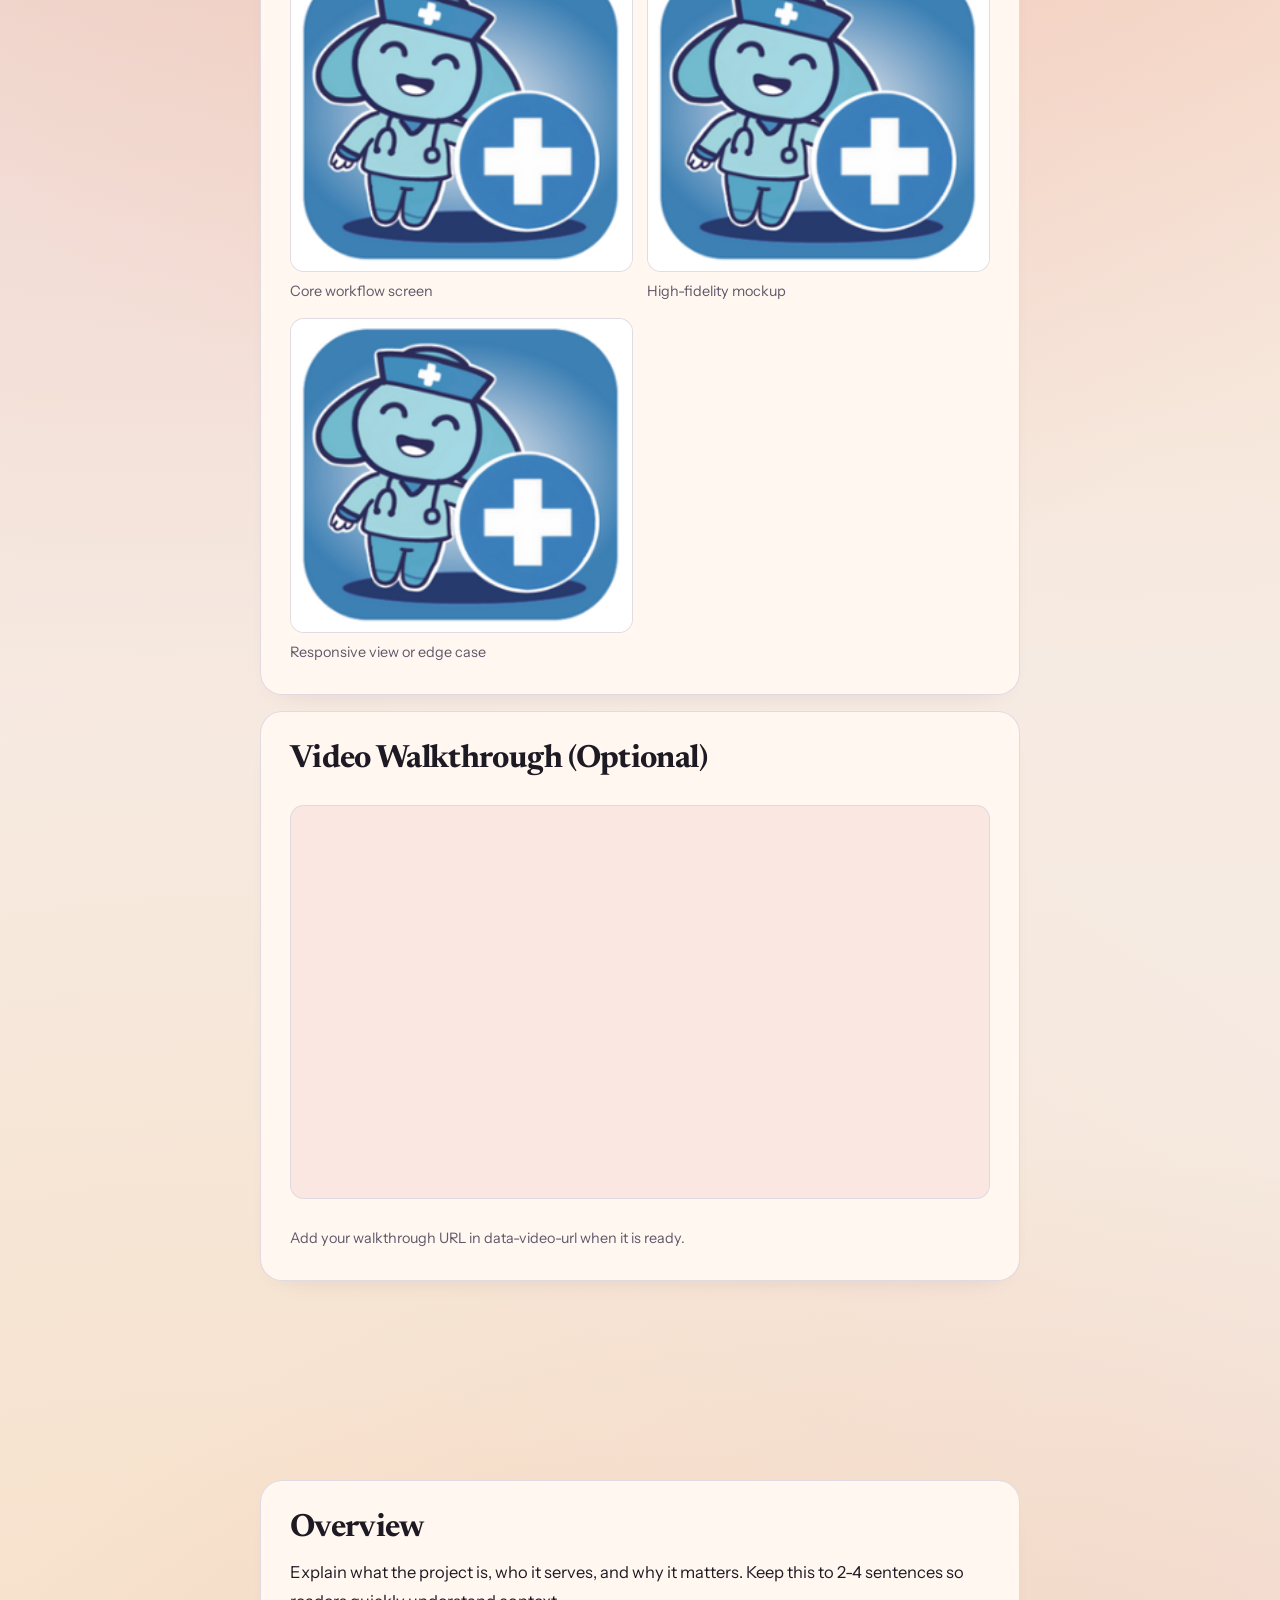
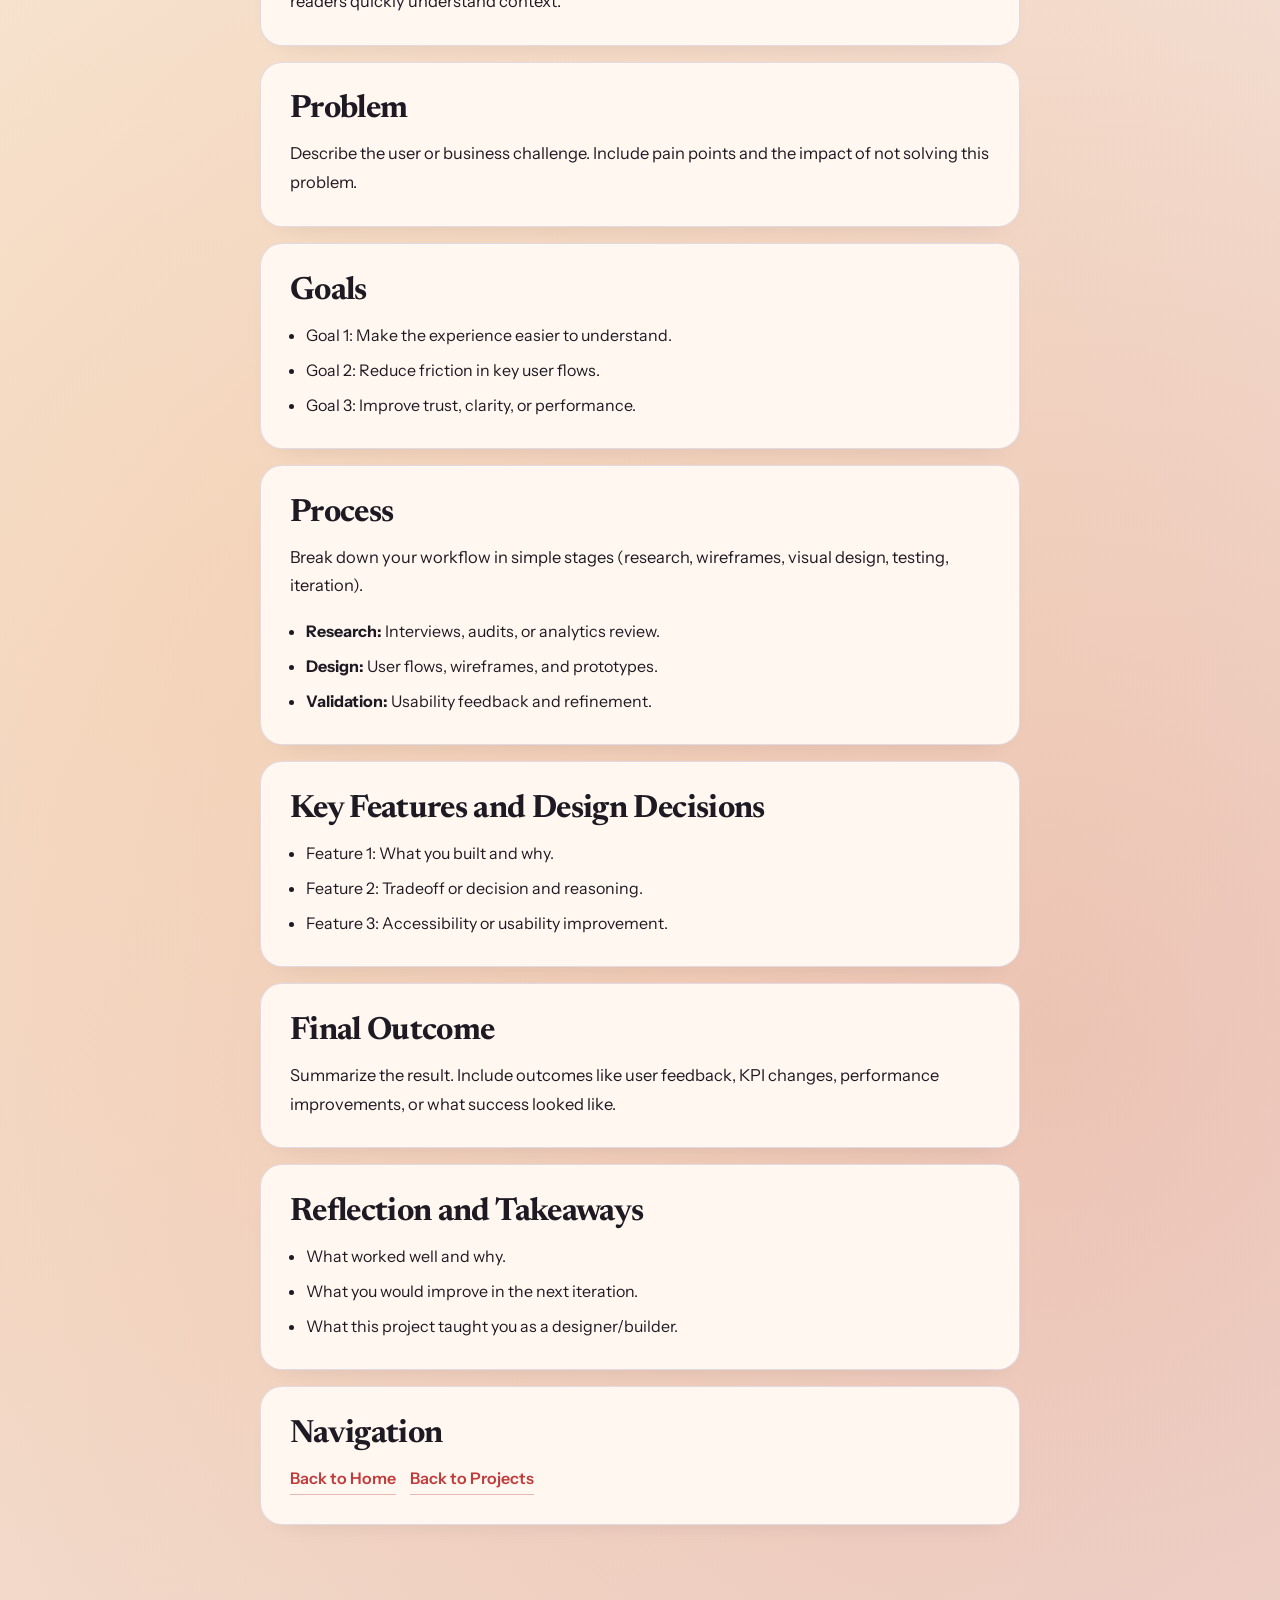
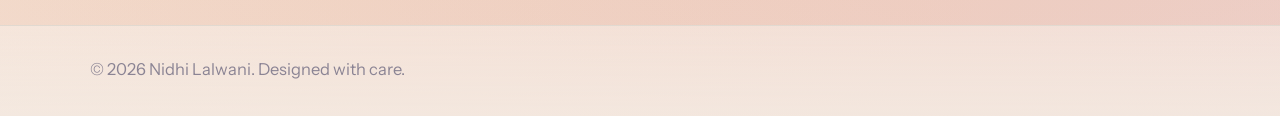
<file: projects/project-template.html>
<!doctype html>
<html lang="en">
<head>
	<meta charset="UTF-8" />
	<meta name="viewport" content="width=device-width, initial-scale=1.0" />
	<meta
		name="description"
		content="Portfolio case study template for UX, product design, and front-end projects."
	/>
	<title>Project Title | Nidhi Lalwani</title>
	<link rel="preconnect" href="https://fonts.googleapis.com" />
	<link rel="preconnect" href="https://fonts.gstatic.com" crossorigin />
	<link
		href="https://fonts.googleapis.com/css2?family=Instrument+Sans:wght@400;500;600;700&family=Newsreader:opsz,wght@6..72,500;6..72,700&display=swap"
		rel="stylesheet"
	/>
	<link rel="stylesheet" href="../style.css" />
</head>
<body class="case-page">
	<!--
		PROJECT DETAIL TEMPLATE
		HOW TO USE:
		1) Duplicate this file and rename it with kebab-case (example: my-new-project.html).
		2) Replace text content in each section.
		3) Replace media placeholders.
		4) Add URLs in data-url for buttons you want visible.
		5) Link the new file from a project card on the homepage.
	-->
	<a class="skip-link" href="#main-content">Skip to main content</a>

	<header class="site-header" id="top">
		<div class="container nav-wrap">
			<a class="brand" href="../index.html" aria-label="Nidhi Lalwani home">
				<img
					class="brand-mark"
					src="../img/logos/nidhi-logo.png"
					alt="Nidhi Lalwani logo"
				/>
			</a>
			<nav class="site-nav" aria-label="Case study links">
				<ul>
					<li><a href="#overview">Overview</a></li>
					<li><a href="#process">Process</a></li>
					<li><a href="#outcome">Outcome</a></li>
					<li><a href="#reflection">Reflection</a></li>
				</ul>
			</nav>
		</div>
	</header>

	<main id="main-content">
		<!-- HERO: Update title, subtitle, timeline, role, tools, and quick links -->
		<section class="section case-hero">
			<div class="container case-hero-grid">
				<div class="case-card">
					<p class="eyebrow">Case Study Template</p>
					<h1 id="project-title">Project Title</h1>
					<p id="project-subtitle" class="case-subtitle">
						One-sentence project summary explaining the product, audience, and impact.
					</p>
					<div class="hero-actions">
						<a class="btn btn-primary" href="#overview">Read Case Study</a>
					</div>
					<div class="case-action-group" aria-label="Project quick links">
						<a class="btn btn-primary" href="#" data-optional-link="true" data-url="" hidden>Live Site</a>
						<a class="btn btn-secondary" href="#" data-optional-link="true" data-url="" hidden>GitHub Repo</a>
						<a class="btn btn-secondary" href="#" data-optional-link="true" data-url="" hidden>Watch Demo</a>
						<a class="btn btn-secondary" href="#" data-optional-link="true" data-url="" hidden>Prototype</a>
						<a class="btn btn-secondary" href="../index.html#projects">Back to Projects</a>
					</div>
				</div>

				<aside class="case-card" aria-label="Project details">
					<ul class="case-meta">
						<li>
							<strong>Timeline</strong>
							<span id="project-timeline">Jan 2026 - Mar 2026</span>
						</li>
						<li>
							<strong>Role</strong>
							<span id="project-role">UX Designer and Front-End Developer</span>
						</li>
						<li>
							<strong>Tools</strong>
							<span id="project-tools">Figma, HTML, CSS, JavaScript</span>
						</li>
					</ul>
				</aside>
			</div>
		</section>

		<section class="section" id="media">
			<!-- MEDIA: Replace featured image, screenshots/mockups, and optional video -->
			<!-- ACCESSIBILITY TIP: Write alt text based on context, not filename or "image of". -->
			<div class="container narrow case-layout">
				<article class="case-card case-media-section">
					<h2>Featured Visual</h2>
					<figure class="featured-shot">
						<img src="../img/projects/health-bank-one/health-bank-one-hero.png" alt="Featured hero image placeholder for this project" />
						<figcaption>Replace with your strongest hero mockup or final interface screenshot.</figcaption>
					</figure>
				</article>

				<article class="case-card case-media-section" id="screenshots-mockups">
					<h2>Screenshots and Mockups</h2>
					<div class="media-grid" aria-label="Screenshots and mockups placeholders">
						<figure class="shot">
							<img src="../img/projects/health-bank-one/health-bank-one-hero.png" alt="screenshot 1" />
							<figcaption>Core workflow screen</figcaption>
						</figure>
						<figure class="shot">
							<img src="../img/projects/health-bank-one/health-bank-one-hero.png" alt="mockup 2" />
							<figcaption>High-fidelity mockup</figcaption>
						</figure>
						<figure class="shot">
							<img src="../img/projects/health-bank-one/health-bank-one-hero.png" alt="screenshot 3" />
							<figcaption>Responsive view or edge case</figcaption>
						</figure>
					</div>
				</article>

				<article class="case-card case-media-section" id="video-walkthrough" data-video-section hidden>
					<h2>Video Walkthrough (Optional)</h2>
					<div class="video-embed">
						<iframe
							data-video-url=""
							title="Project walkthrough video walkthrough"
							loading="lazy"
							allow="accelerometer; autoplay; clipboard-write; encrypted-media; gyroscope; picture-in-picture"
							allowfullscreen
						></iframe>
					</div>
					<p class="helper-note">Add your walkthrough URL in data-video-url when it is ready.</p>
				</article>
			</div>
		</section>

		<section class="section" id="overview">
			<!-- CASE STUDY CONTENT: Keep section IDs so nav links continue to work -->
			<!-- HEADING TIP: Keep one h1 per page, then use h2 for each main case-study section. -->
			<div class="container narrow case-layout">
				<article class="case-card">
					<h2>Overview</h2>
					<p>
						Explain what the project is, who it serves, and why it matters. Keep this to
						2-4 sentences so readers quickly understand context.
					</p>
				</article>

				<article class="case-card" id="problem">
					<h2>Problem</h2>
					<p>
						Describe the user or business challenge. Include pain points and the impact of
						not solving this problem.
					</p>
				</article>

				<article class="case-card" id="goals">
					<h2>Goals</h2>
					<ul class="case-list">
						<li>Goal 1: Make the experience easier to understand.</li>
						<li>Goal 2: Reduce friction in key user flows.</li>
						<li>Goal 3: Improve trust, clarity, or performance.</li>
					</ul>
				</article>

				<article class="case-card" id="process">
					<h2>Process</h2>
					<p>
						Break down your workflow in simple stages (research, wireframes, visual
						design, testing, iteration).
					</p>
					<ul class="case-list">
						<li><strong>Research:</strong> Interviews, audits, or analytics review.</li>
						<li><strong>Design:</strong> User flows, wireframes, and prototypes.</li>
						<li><strong>Validation:</strong> Usability feedback and refinement.</li>
					</ul>
				</article>

				<article class="case-card" id="features">
					<h2>Key Features and Design Decisions</h2>
					<ul class="case-list">
						<li>Feature 1: What you built and why.</li>
						<li>Feature 2: Tradeoff or decision and reasoning.</li>
						<li>Feature 3: Accessibility or usability improvement.</li>
					</ul>
				</article>

				<article class="case-card" id="outcome">
					<h2>Final Outcome</h2>
					<p>
						Summarize the result. Include outcomes like user feedback, KPI changes,
						performance improvements, or what success looked like.
					</p>
				</article>

				<article class="case-card" id="reflection">
					<h2>Reflection and Takeaways</h2>
					<ul class="case-list">
						<li>What worked well and why.</li>
						<li>What you would improve in the next iteration.</li>
						<li>What this project taught you as a designer/builder.</li>
					</ul>
				</article>
				<article class="case-card" id="back-links">
					<h2>Navigation</h2>
					<div class="case-back-links">
						<a class="text-link" href="../index.html">Back to Home</a>
						<a class="text-link" href="../index.html#projects">Back to Projects</a>
					</div>
				</article>
			</div>
		</section>
	</main>

	<footer class="site-footer">
		<div class="container">
			<p>&copy; <span id="year"></span> Nidhi Lalwani. Designed with care.</p>
		</div>
	</footer>
	<script src="project-page.js"></script>
</body>
</html>
</file>
<file: style.css>
:root {
	--bg: #f7efe7;
	--surface: #fff7f0;
	--surface-alt: #f4e6db;
	--text: #1e1a23;
	--muted: #5f586a;
	--line: #ded8e2;
	--brand: #c23b3b;
	--brand-strong: #a92f2f;
	--accent-soft: #b45757;
	--brand-soft: rgba(194, 59, 59, 0.2);
	--radius: 22px;
	--shadow: 0 18px 40px -28px rgba(30, 26, 35, 0.24);
}

* {
	box-sizing: border-box;
}

html {
	scroll-behavior: smooth;
}

body {
	margin: 0;
	font-family: "Instrument Sans", "Segoe UI", sans-serif;
	font-size: 1rem;
	color: var(--text);
	background-color: var(--bg);
	background-image:
		radial-gradient(circle at 12% 8%, rgba(194, 59, 59, 0.28) 0%, rgba(194, 59, 59, 0.18) 18%, transparent 42%),
		radial-gradient(circle at 86% 14%, rgba(255, 137, 72, 0.28) 0%, rgba(255, 137, 72, 0.16) 16%, transparent 36%),
		radial-gradient(circle at 18% 78%, rgba(255, 205, 136, 0.3) 0%, rgba(255, 205, 136, 0.2) 18%, transparent 40%),
		radial-gradient(circle at 82% 86%, rgba(194, 59, 59, 0.2) 0%, rgba(194, 59, 59, 0.11) 16%, transparent 34%),
		linear-gradient(180deg, rgba(247, 239, 231, 0.86) 0%, rgba(246, 234, 225, 0.8) 46%, rgba(241, 223, 216, 0.84) 100%);
	line-height: 1.75;
	overflow-x: hidden;
	position: relative;
}

body::before,
body::after {
	content: "";
	position: fixed;
	inset: auto;
	width: 34rem;
	height: 36rem;
	border-radius: 50%;
	filter: blur(48px);
	opacity: 0.95;
	pointer-events: none;
	z-index: -1;
	will-change: transform;
}

body::before {
	left: -10rem;
	top: 12rem;
	width: 38rem;
	height: 38rem;
	background: radial-gradient(circle, rgba(194, 59, 59, 0.58) 0%, rgba(194, 59, 59, 0.34) 34%, rgba(194, 59, 59, 0) 72%);
	animation: blobFloatOne 24s ease-in-out infinite alternate;
}

body::after {
	right: -11rem;
	bottom: 8rem;
	width: 40rem;
	height: 40rem;
	background: radial-gradient(circle, rgba(255, 137, 72, 0.5) 0%, rgba(255, 205, 136, 0.34) 36%, rgba(255, 205, 136, 0) 72%);
	animation: blobFloatTwo 28s ease-in-out infinite alternate;
}

.cursor-glow {
	position: fixed;
	width: 40px;
	height: 40px;
	background: radial-gradient(circle, rgba(194, 59, 59, 0.4) 0%, rgba(255, 137, 72, 0.2) 70%, transparent 100%);
	border-radius: 50%;
	filter: blur(20px);
	pointer-events: none;
	z-index: 9999;
	top: -20px;
	left: -20px;
	will-change: transform;
}

h1,
h2,
h3 {
	margin-top: 0;
	color: var(--text);
	line-height: 1.15;
}

h1,
h2 {
	font-family: "Newsreader", Georgia, serif;
	letter-spacing: -0.02em;
}

h1 {
	font-size: clamp(2.75rem, 5vw, 4.9rem);
	max-width: 13ch;
	margin-bottom: 1.1rem;
}

h2 {
	font-size: clamp(1.7rem, 2.5vw, 2.45rem);
	margin-bottom: 1rem;
}

p {
	margin-top: 0;
	font-size: 1.03rem;
}

a,
button {
	transition: all 0.25s ease;
}

a:focus-visible,
button:focus-visible {
	outline: 3px solid rgba(194, 59, 59, 0.45);
	outline-offset: 3px;
}

a {
	color: inherit;
}

.container {
	width: min(1100px, 92vw);
	margin: 0 auto;
}

.narrow {
	width: min(760px, 92vw);
}

.section {
	padding: clamp(5.4rem, 7.8vw, 8.2rem) 0;
	position: relative;
	z-index: 0;
}

.reveal-item {
	opacity: 0;
	transform: translateY(14px);
	transition:
		opacity 0.62s ease,
		transform 0.62s ease;
	transition-delay: var(--reveal-delay, 0ms);
	will-change: opacity, transform;
}

.reveal-item.is-visible {
	opacity: 1;
	transform: none;
}

.skip-link {
	position: absolute;
	left: 1rem;
	top: -200%;
	background: #18141d;
	color: #ffffff;
	padding: 0.5rem 0.75rem;
	border-radius: 8px;
	z-index: 1000;
}

.skip-link:focus {
	top: 1rem;
}

.site-header {
	position: sticky;
	top: 0;
	backdrop-filter: blur(8px);
	background: rgba(244, 241, 236, 0.88);
	border-bottom: 1px solid rgba(227, 220, 212, 0.85);
	box-shadow: 0 1px 0 rgba(30, 26, 35, 0.02);
	z-index: 50;
}

.nav-wrap {
	min-height: 62px;
	display: flex;
	align-items: center;
	justify-content: space-between;
	gap: 0.5rem;
}

.nav-actions {
	display: flex;
	align-items: center;
	gap: 0.6rem;
	margin-left: auto;
}

.brand {
	display: inline-flex;
	align-items: center;
	justify-content: center;
	font-weight: 700;
	font-size: 0.95rem;
	text-decoration: none;
	letter-spacing: 0.01em;
	line-height: 1;
	color: var(--text);
}

.brand-mark {
	width: 28px;
	height: 28px;
	border-radius: 10px;
	object-fit: cover;
	flex-shrink: 0;
	box-shadow: 0 8px 18px -16px rgba(35, 31, 38, 0.35);
}

.site-nav ul {
	list-style: none;
	display: flex;
	gap: 1.25rem;
	margin: 0;
	padding: 0;
}

.site-nav a {
	text-decoration: none;
	color: var(--muted);
	font-weight: 500;
	font-size: 0.88rem;
	letter-spacing: 0.01em;
	padding: 0.2rem 0.3rem;
	border-radius: 999px;
	position: relative;
	transition:
		color 0.24s ease,
		opacity 0.24s ease;
}

.site-nav a::after {
	content: "";
	position: absolute;
	left: 0.3rem;
	right: 0.3rem;
	bottom: 0;
	height: 1px;
	border-radius: 999px;
	background: #C23B3B;
	transform: scaleX(0);
	transform-origin: left center;
	transition: transform 0.24s ease;
}

.site-nav a:hover,
.site-nav a:focus-visible {
	color: #2f2737;
	opacity: 0.95;
	background: transparent;
}

.site-nav a:hover::after,
.site-nav a:focus-visible::after {
	transform: scaleX(1);
}

.nav-toggle {
	border: 1px solid var(--line);
	background: var(--surface);
	border-radius: 999px;
	padding: 0.55rem 0.95rem;
	color: var(--text);
	box-shadow: 0 6px 16px -12px rgba(35, 31, 38, 0.25);
	display: none;
	align-items: center;
	gap: 0.6rem;
	cursor: pointer;
}

.nav-toggle-lines {
	display: inline-flex;
	flex-direction: column;
	gap: 3px;
}

.nav-toggle-lines span {
	display: block;
	width: 18px;
	height: 2px;
	border-radius: 999px;
	background: currentColor;
}

.hero {
	padding: 0;
	position: relative;
	min-height: calc(100svh - 62px);
	display: flex;
	align-items: center;
	overflow: hidden;
	isolation: isolate;
	background:
		url("img/logos/pexels-eberhardgross-844297.jpg") center center / cover no-repeat;
}

.hero-overlay {
	position: absolute;
	inset: 0;
	background:
		linear-gradient(
			110deg,
			rgba(250, 231, 220, 0.68) 0%,
			rgba(248, 241, 236, 0.48) 40%,
			rgba(227, 214, 222, 0.5) 100%
		);
	z-index: 0;
}

.hero::before {
	content: "";
	position: absolute;
	width: 42rem;
	height: 42rem;
	right: -8rem;
	top: 4rem;
	border-radius: 50%;
	background: radial-gradient(
		circle,
		rgba(194, 59, 59, 0.18) 0%,
		rgba(194, 59, 59, 0.08) 35%,
		rgba(194, 59, 59, 0) 70%
	);
	filter: blur(40px);
	z-index: 0;
}

.hero-inner {
	position: relative;
	z-index: 1;
	width: min(1100px, calc(100% - 44px));
	margin: 0 auto;
	padding: 28px 0;
}

.hero-glass {
	position: relative;
	max-width: 600px;
	padding: 30px 32px 28px;
	border-radius: 24px;
	background: linear-gradient(180deg, rgba(255, 252, 248, 0.84), rgba(252, 246, 241, 0.74));
	border: 1px solid rgba(227, 220, 212, 0.74);
	backdrop-filter: blur(16px);
	-webkit-backdrop-filter: blur(16px);
	box-shadow: 0 16px 34px -30px rgba(30, 26, 35, 0.24);
	animation: heroGlassReveal 650ms ease-out both;
}

.hero-glass::before {
	content: "";
	position: absolute;
	left: 30px;
	right: 30px;
	top: 0;
	height: 1px;
	border-radius: 999px;
	background: linear-gradient(90deg, transparent, rgba(194, 59, 59, 0.28), rgba(255, 137, 72, 0.24), transparent);
	opacity: 0.9;
}

.hero-eyebrow {
	margin: 0 0 10px;
	font-size: 0.72rem;
	font-weight: 700;
	letter-spacing: 0.18em;
	color: #84655f;
	text-transform: uppercase;
}

.hero-title {
	margin: 0;
	max-width: 12ch;
	font-size: clamp(2.25rem, 4.2vw, 3.8rem);
	line-height: 0.92;
	letter-spacing: -0.045em;
	color: var(--text);
	font-family: Georgia, "Times New Roman", serif;
	text-shadow: 0 1px 0 rgba(255, 255, 255, 0.12), 0 10px 22px rgba(30, 26, 35, 0.08);
	animation: none;
}

.hero-copy {
	margin: 18px 0 0;
	max-width: 54ch;
	font-size: 1rem;
	line-height: 1.72;
	color: #645d70;
}

.hero-emphasis {
	color: #2e2638;
	font-weight: 600;
	font-style: italic;
	position: relative;
	white-space: nowrap;
}

.hero-emphasis::after {
	content: "";
	position: absolute;
	left: 0;
	right: 0;
	bottom: 0.05em;
	height: 0.1em;
	border-radius: 999px;
	background: linear-gradient(90deg, rgba(194, 59, 59, 0.32), rgba(255, 137, 72, 0.24));
	opacity: 0.5;
	z-index: -1;
}

.hero-emphasis-strong {
	color: #C23B3B;
	font-weight: 700;
	font-style: normal;
}

.hero-emphasis-strong::after {
	background: linear-gradient(90deg, rgba(194, 59, 59, 0.24), rgba(255, 137, 72, 0.18));
	opacity: 0.68;
}

.hero-actions {
	display: flex;
	gap: 12px;
	flex-wrap: wrap;
	margin-top: 20px;
}

.hero .hero-btn {
	min-height: 42px;
	padding: 0 18px;
	font-size: 0.94rem;
	font-weight: 700;
}

.hero .hero-btn-primary {
	background: var(--brand);
	color: #fff;
	box-shadow: 0 10px 20px rgba(194, 59, 59, 0.16);
}

.hero .hero-btn-primary:hover,
.hero .hero-btn-primary:focus-visible {
	background: var(--brand-strong);
	transform: translateY(-2px);
	box-shadow: 0 14px 24px rgba(194, 59, 59, 0.22);
}

.hero .hero-btn-secondary {
	background: rgba(255, 255, 255, 0.74);
	color: var(--brand);
	border: 1.5px solid rgba(194, 59, 59, 0.34);
	box-shadow: 0 2px 8px rgba(194, 59, 59, 0.08);
}

.hero .hero-btn-secondary:hover,
.hero .hero-btn-secondary:focus-visible {
	background: rgba(255, 255, 255, 0.9);
	transform: translateY(-2px);
	box-shadow: 0 10px 18px rgba(0, 0, 0, 0.07);
}

@keyframes blobFloatOne {
	0% {
		transform: translate3d(0, 0, 0) scale(1);
	}
	50% {
		transform: translate3d(2.5rem, -1.5rem, 0) scale(1.08);
	}
	100% {
		transform: translate3d(1rem, 2rem, 0) scale(1.03);
	}
}

@keyframes blobFloatTwo {
	0% {
		transform: translate3d(0, 0, 0) scale(1.02);
	}
	50% {
		transform: translate3d(-2rem, 1.5rem, 0) scale(1.08);
	}
	100% {
		transform: translate3d(-1rem, -1rem, 0) scale(1.04);
	}
}

@keyframes heroGlassReveal {
	from {
		opacity: 0;
		transform: translateY(18px);
	}
	to {
		opacity: 1;
		transform: translateY(0);
	}
}

@keyframes heroTitleGlow {
	0% {
		text-shadow:
			0 0 2px rgba(194, 59, 59, 0.3),
			0 0 10px rgba(194, 59, 59, 0.2),
			0 8px 24px rgba(194, 59, 59, 0.24),
			0 14px 34px rgba(255, 137, 72, 0.16);
	}
	50% {
		text-shadow:
			0 0 4px rgba(194, 59, 59, 0.5),
			0 0 18px rgba(194, 59, 59, 0.35),
			0 14px 38px rgba(194, 59, 59, 0.34),
			0 24px 60px rgba(255, 137, 72, 0.26);
	}
	100% {
		text-shadow:
			0 0 2px rgba(194, 59, 59, 0.3),
			0 0 10px rgba(194, 59, 59, 0.2),
			0 8px 24px rgba(194, 59, 59, 0.24),
			0 14px 34px rgba(255, 137, 72, 0.16);
	}
}

@keyframes heroGlowFloat {
	0% {
		transform: translate3d(-1.5%, -1%, 0) scale(1.04);
	}
	50% {
		transform: translate3d(1%, 0.5%, 0) scale(1.08);
	}
	100% {
		transform: translate3d(-0.5%, 1.25%, 0) scale(1.06);
	}
}

.btn {
	display: inline-flex;
	align-items: center;
	justify-content: center;
	padding: 0.82rem 1.2rem;
	border-radius: 999px;
	font-weight: 600;
	text-decoration: none;
	border: 1px solid transparent;
	min-height: 48px;
	letter-spacing: 0.01em;
}

.btn:hover,
.btn:focus-visible {
	transform: translateY(-2px);
	box-shadow: 0 8px 20px rgba(0, 0, 0, 0.1);
}

.btn-primary {
	background: #C23B3B;
	color: #ffffff;
	box-shadow: 0 4px 12px rgba(194, 59, 59, 0.2);
}

.btn-primary:hover,
.btn-primary:focus-visible {
	background: #A92F2F;
	box-shadow: 0 8px 20px rgba(194, 59, 59, 0.25);
}

.btn-secondary {
	border: 2px solid #C23B3B;
	background: var(--surface);
	color: #C23B3B;
	box-shadow: 0 2px 8px rgba(194, 59, 59, 0.12);
	font-weight: 600;
}

.btn-secondary:hover,
.btn-secondary:focus-visible {
	border-color: #A92F2F;
	background: rgba(194, 59, 59, 0.08);
	color: #A92F2F;
	box-shadow: 0 8px 20px rgba(194, 59, 59, 0.2);
}

.section-heading-row {
	display: flex;
	justify-content: space-between;
	align-items: end;
	gap: 1rem;
	flex-wrap: wrap;
	margin-bottom: 1.25rem;
}

.section-heading-row--projects {
	flex-direction: column;
	align-items: flex-start;
	gap: 0.35rem;
	margin-bottom: 1.55rem;
}

.section-heading-row h2 {
	letter-spacing: -0.015em;
}

#about h2,
#projects h2,
#skills h2,
#experience h2,
#contact h2 {
	display: inline-block;
	position: relative;
	padding-bottom: 0.48rem;
}

#about h2::after,
#projects h2::after,
#skills h2::after,
#experience h2::after,
#contact h2::after {
	content: "";
	position: absolute;
	left: 0;
	bottom: 0;
	width: 56px;
	height: 3px;
	border-radius: 999px;
	background: #C23B3B;
	opacity: 0.92;
}

.section-intro {
	max-width: 48ch;
	margin-bottom: 0;
	color: var(--muted);
	font-size: 0.98rem;
}

#projects .section-intro {
	max-width: 30ch;
	font-size: 0.92rem;
	line-height: 1.45;
	color: rgba(56, 48, 68, 0.74);
	margin-top: 0;
}

#about.section {
	padding: clamp(5.8rem, 8.5vw, 8.8rem) 0;
	position: relative;
	overflow: hidden;
	isolation: isolate;
}

#about.section::before {
	content: "";
	position: absolute;
	inset: 6% 0 8% 0;
	background: linear-gradient(
		112deg,
		rgba(244, 236, 225, 0.32) 0%,
		rgba(249, 240, 234, 0.22) 46%,
		rgba(248, 236, 234, 0.18) 100%
	);
	pointer-events: none;
	z-index: -2;
}

#about h2::after {
	width: 44px;
	height: 2px;
	opacity: 0.9;
}

.about-layout {
	display: grid;
	grid-template-columns: minmax(0, 1.05fr) minmax(260px, 0.95fr);
	gap: clamp(1.4rem, 3vw, 2.6rem);
	align-items: center;
	position: relative;
}

.about-content h2 {
	margin-bottom: 0.9rem;
}

.experience-wrap {
	max-width: 1080px;
}

#experience.section {
	padding-top: clamp(5.2rem, 7vw, 7.2rem);
	padding-bottom: clamp(3rem, 4vw, 4.2rem);
}

.experience-layout {
	display: grid;
	grid-template-columns: minmax(240px, 340px) minmax(0, 1fr);
	gap: clamp(2.2rem, 3.8vw, 3.5rem);
	align-items: start;
}

.experience-side {
	display: grid;
	gap: 1rem;
	align-content: start;
	padding-right: clamp(1.2rem, 2.2vw, 1.8rem);
	position: relative;
}

.experience-side::after {
	content: "";
	position: absolute;
	right: 0;
	top: 0.25rem;
	bottom: 0.35rem;
	width: 1px;
	background: linear-gradient(180deg, transparent, rgba(194, 59, 59, 0.22), transparent);
}

.experience-side h2 {
	margin-bottom: 0;
	line-height: 0.98;
	max-width: 9.5ch;
	font-size: clamp(2.15rem, 2.8vw, 3rem);
}

.experience-intro {
	margin: 0;
	max-width: 23ch;
	font-size: 0.96rem;
	line-height: 1.7;
	color: #655d72;
}

.experience-main {
	display: grid;
	gap: 1.7rem;
	padding-top: 0.05rem;
}

.experience-block {
	padding: 1rem 0 0;
	border-top: 1px solid rgba(227, 220, 212, 0.6);
}

.experience-block:first-child {
	border-top: 0;
	padding-top: 0;
}

.experience-block-label {
	margin: 0 0 0.42rem;
	font-size: 0.7rem;
	font-weight: 700;
	letter-spacing: 0.2em;
	text-transform: uppercase;
	color: #7b7486;
	position: relative;
	padding-bottom: 0.26rem;
}

.experience-block-label::after {
	content: "";
	position: absolute;
	left: 0;
	bottom: 0;
	width: 38px;
	height: 1.5px;
	border-radius: 999px;
	background: rgba(194, 59, 59, 0.5);
}

.experience-role-card {
	padding: 0.05rem 0 0;
	border: 0;
	border-radius: 0;
	background: transparent;
	box-shadow: none;
}

.experience-role-card h4,
.education-row h4,
.cert-item h4 {
	margin: 0;
	font-size: 1rem;
	line-height: 1.3;
	font-weight: 700;
	color: var(--text);
}

.experience-role-card h4 {
	font-size: 1.03rem;
	letter-spacing: -0.015em;
}

.experience-status {
	margin: 0.16rem 0 0;
	font-size: 0.74rem;
	line-height: 1.25;
	color: #82798f;
	font-weight: 500;
}

.experience-role-card p:not(.experience-status) {
	margin: 0.5rem 0 0;
	font-size: 0.96rem;
	line-height: 1.78;
	color: #685f75;
	max-width: 58ch;
}

.education-list {
	display: grid;
	gap: 0.1rem;
}

.education-row {
	padding: 0.62rem 0 0.8rem;
	border-bottom: 1px solid rgba(227, 220, 212, 0.72);
}

.education-row:last-child {
	border-bottom: 0;
	padding-bottom: 0;
}

.education-row .experience-status {
	margin-top: 0.12rem;
	font-size: 0.78rem;
}

.cert-list {
	display: grid;
	grid-template-columns: repeat(3, minmax(0, 1fr));
	gap: 0.82rem;
}

.cert-item {
	padding: 0.92rem 0.92rem 0.88rem;
	border: 1px solid rgba(227, 220, 212, 0.54);
	border-radius: 18px;
	background: linear-gradient(180deg, rgba(252, 251, 249, 0.96), rgba(248, 243, 238, 0.84));
	box-shadow: 0 14px 24px -26px rgba(30, 26, 35, 0.18);
	min-height: 0;
	transition:
		transform 0.22s ease,
		border-color 0.22s ease,
		box-shadow 0.22s ease;
}

.cert-item h4 {
	font-size: 0.92rem;
	line-height: 1.4;
}

.cert-item .experience-status {
	margin-top: 0.24rem;
	font-size: 0.72rem;
}

.cert-item:hover,
.cert-item:focus-within {
	transform: translateY(-2px);
	border-color: rgba(194, 59, 59, 0.28);
	box-shadow: 0 16px 26px -22px rgba(30, 26, 35, 0.2);
}

.experience-cta-wrap {
	margin-top: 1.1rem;
	margin-bottom: 0;
	display: flex;
	justify-content: flex-start;
}

.experience-cta-wrap .btn {
	padding: 0.7rem 1.1rem;
	min-height: 42px;
	border-radius: 14px;
	border: 1px solid #C23B3B;
	background: #C23B3B;
	color: #ffffff;
	box-shadow: 0 4px 12px rgba(194, 59, 59, 0.2);
	font-weight: 600;
}

.experience-cta-wrap .btn:hover,
.experience-cta-wrap .btn:focus-visible {
	transform: translateY(-2px);
	background: #A92F2F;
	border-color: #A92F2F;
	box-shadow: 0 8px 20px rgba(194, 59, 59, 0.25);
}

.about-copy {
	max-width: 62ch;
	line-height: 1.82;
}

.about-visual {
	min-height: clamp(250px, 36vw, 360px);
	position: relative;
	padding: 0;
}

.about-visual::before {
	content: "";
	position: absolute;
	width: clamp(170px, 20vw, 240px);
	height: clamp(150px, 18vw, 220px);
	right: clamp(-64px, -5.2vw, -38px);
	top: clamp(-38px, -3.5vw, -18px);
	border-radius: 56% 44% 52% 48% / 42% 58% 46% 54%;
	background: radial-gradient(circle at 30% 35%, rgba(194, 59, 59, 0.12) 0%, rgba(194, 59, 59, 0.02) 62%, rgba(194, 59, 59, 0) 100%);
	opacity: 0.08;
	pointer-events: none;
	z-index: -1;
}

.about-animation-card {
	height: 100%;
	min-height: clamp(250px, 36vw, 360px);
	position: relative;
	border-radius: 22px;
	background: linear-gradient(180deg, rgba(251, 250, 247, 0.78), rgba(246, 242, 236, 0.72));
	border: 1px solid rgba(227, 220, 212, 0.85);
	box-shadow:
		0 20px 34px -28px rgba(30, 26, 35, 0.3),
		0 1px 0 rgba(255, 255, 255, 0.5) inset;
	overflow: hidden;
	padding: clamp(0.55rem, 1.05vw, 0.75rem);
}

.about-animation-stage {
	position: relative;
	width: 100%;
	height: 100%;
	min-height: clamp(208px, 30vw, 300px);
	border-radius: 16px;
	background: linear-gradient(155deg, rgba(255, 255, 255, 0.66), rgba(248, 244, 239, 0.56));
	display: grid;
	place-items: center;
	overflow: hidden;
	isolation: isolate;
}

.about-animation-stage::before {
	content: "";
	position: absolute;
	inset: 0;
	background: radial-gradient(circle at 24% 20%, rgba(194, 59, 59, 0.08), rgba(194, 59, 59, 0) 52%);
	pointer-events: none;
	z-index: -1;
}

.about-animation-media {
	display: none;
	width: 100%;
	height: 100%;
	max-width: min(100%, 460px);
	max-height: min(100%, 330px);
	object-fit: contain;
	filter: saturate(0.95) contrast(0.99);
}

.about-animation-media.is-active {
	display: block;
}

.about-animation-dotlottie {
	border: 0;
}


.scene-caption {
	position: absolute;
	left: 14px;
	right: 14px;
	bottom: 10px;
	margin: 0;
	font-size: 0.75rem;
	font-weight: 600;
	letter-spacing: 0.07em;
	text-transform: uppercase;
	text-align: center;
	color: rgba(95, 88, 106, 0.74);
}

.text-link {
	text-decoration: none;
	color: #C23B3B;
	font-weight: 600;
	padding-bottom: 0.15rem;
	border-bottom: 1px solid rgba(194, 59, 59, 0.34);
}

.text-link:hover,
.text-link:focus-visible {
	color: #A92F2F;
	border-bottom-color: rgba(194, 59, 59, 0.52);
}

#contact.section {
	background: linear-gradient(180deg, rgba(250, 247, 242, 0.76), rgba(247, 239, 231, 0.9));
	padding-top: clamp(5.2rem, 7vw, 6.8rem);
	padding-bottom: clamp(5.2rem, 7vw, 6.8rem);
}

#contact .contact-copy {
	max-width: 30ch;
	margin: 0;
	font-size: 0.98rem;
	line-height: 1.8;
	color: #67607a;
}

#contact h2 {
	font-weight: 700;
}

.contact-shell {
	max-width: 720px;
	margin: 0 auto;
	padding: clamp(0.35rem, 1vw, 0.5rem) 0 0;
	border-radius: 0;
	background: transparent;
	border: 0;
	box-shadow: none;
	display: grid;
	gap: 1.15rem;
	position: relative;
}

.contact-shell::before {
	content: "";
	position: absolute;
	left: 0;
	top: 0;
	width: 62px;
	height: 2px;
	border-radius: 999px;
	background: linear-gradient(90deg, rgba(194, 59, 59, 0.95), rgba(255, 137, 72, 0.82));
}

#contact h2 {
	margin-bottom: 0;
	letter-spacing: -0.04em;
	padding-top: 0.62rem;
}

.contact-action-lead {
	margin: 0;
	font-size: 0.76rem;
	font-weight: 600;
	letter-spacing: 0.16em;
	text-transform: uppercase;
	color: #8a8394;
}

.contact-links {
	display: flex;
	flex-wrap: wrap;
	gap: 0.7rem;
}

.contact-btn {
	display: inline-flex;
	align-items: center;
	justify-content: center;
	padding: 0.72rem 1.15rem;
	min-height: 45px;
	border-radius: 999px;
	text-decoration: none;
	font-size: 0.88rem;
	font-weight: 600;
	line-height: 1;
	transition: all 0.2s ease;
}

.contact-btn-primary {
	background: #C23B3B;
	color: #ffffff;
	border: 1px solid #C23B3B;
	box-shadow: 0 14px 24px -20px rgba(194, 59, 59, 0.5);
}

.contact-btn-secondary {
	background: rgba(255, 255, 255, 0.5);
	color: #2f2737;
	border: 1px solid rgba(227, 220, 212, 0.82);
}

.contact-btn:hover,
.contact-btn:focus-visible {
	transform: translateY(-2px);
}

.contact-btn-primary:hover,
.contact-btn-primary:focus-visible {
	background: #A92F2F;
	border-color: #A92F2F;
	box-shadow: 0 16px 26px -20px rgba(30, 26, 35, 0.3);
}

.contact-btn-secondary:hover,
.contact-btn-secondary:focus-visible {
	background: rgba(194, 59, 59, 0.08);
	border-color: rgba(194, 59, 59, 0.42);
	color: #A92F2F;
	box-shadow: 0 12px 20px -20px rgba(30, 26, 35, 0.24);
}

.project-carousel {
	display: grid;
	grid-template-columns: auto 1fr auto;
	align-items: center;
	gap: 0.95rem;
}

.project-track {
	overflow-x: auto;
	overflow-y: hidden;
	scroll-behavior: smooth;
	scrollbar-width: none;
	scroll-snap-type: x proximity;
	scroll-padding-left: 0.2rem;
	padding: 0.25rem 0;
	cursor: grab;
	user-select: none;
}

.project-track::-webkit-scrollbar {
	height: 0;
}

.project-grid {
	margin-top: 0;
	display: flex;
	flex-wrap: nowrap;
	gap: 1.25rem;
	align-items: stretch;
	width: 100%;
	min-width: 100%;
}

.project-card {
	flex: 0 0 clamp(260px, calc((100% - 2.5rem) / 3), 440px);
	height: 448px;
	padding: 0;
	border-radius: 18px;
	background: transparent;
	border: 0;
	scroll-snap-align: start;
}

.project-card-link {
	display: grid;
	grid-template-rows: auto 1fr;
	height: 100%;
	min-height: 100%;
	text-decoration: none;
	color: inherit;
	background: #FBFAF7;
	border: 1px solid rgba(227, 220, 212, 0.46);
	border-radius: 18px;
	box-shadow: 0 10px 22px -22px rgba(0, 0, 0, 0.05);
	overflow: hidden;
	transition:
		border-color 0.26s ease,
		transform 0.26s ease,
		box-shadow 0.26s ease,
		background-color 0.26s ease,
		filter 0.26s ease;
	will-change: transform;
}

.project-card-link:hover,
.project-card-link:focus-visible {
	border-color: rgba(194, 59, 59, 0.4);
	transform: translateY(-4px);
	box-shadow:
		0 18px 28px -22px rgba(0, 0, 0, 0.12),
		0 0 0 1px rgba(194, 59, 59, 0.14) inset;
}

.project-card-link:focus-visible {
	outline-offset: 5px;
}

.project-media {
	margin: 0;
	position: relative;
	display: flex;
	align-items: center;
	justify-content: center;
	padding: clamp(0.42rem, 0.9vw, 0.62rem);
	background: #FBFAF7;
	aspect-ratio: 16 / 9;
	overflow: hidden;
}

.project-media::before {
	content: "";
	position: absolute;
	inset: clamp(0.34rem, 0.7vw, 0.52rem);
	border-radius: 13px;
	background: #FBFAF7;
	border: 0;
	box-shadow: none;
	z-index: 0;
}

.project-media::after {
	content: "";
	position: absolute;
	inset: clamp(0.34rem, 0.7vw, 0.52rem);
	border-radius: 13px;
	background: linear-gradient(180deg, rgba(20, 16, 24, 0) 44%, rgba(20, 16, 24, 0.14) 100%);
	opacity: 0;
	transition: opacity 0.24s ease;
	pointer-events: none;
	z-index: 2;
}

.project-media img {
	display: block;
	width: 72%;
	height: 72%;
	max-width: 72%;
	max-height: 72%;
	object-fit: contain;
	object-position: center;
	padding: clamp(0.12rem, 0.35vw, 0.26rem);
	border-radius: 12px;
	position: relative;
	z-index: 1;
	transition: transform 0.3s ease;
}

.project-card-link:hover .project-media img,
.project-card-link:focus-visible .project-media img {
	transform: scale(1.04);
}

.project-card-link:hover .project-media::after,
.project-card-link:focus-visible .project-media::after {
	opacity: 1;
}

.project-body {
	display: grid;
	gap: 0.72rem;
	padding: 0.88rem 0.9rem 0.92rem;
}

.project-body > h3 {
	margin: 0;
	font-size: 1.14rem;
	font-weight: 700;
	line-height: 1.3;
	color: var(--text);
}

.project-meta {
	display: grid;
	gap: 0.52rem;
}

.project-year {
	margin: 0;
	color: var(--muted);
	font-size: 0.85rem;
	font-weight: 600;
	text-transform: uppercase;
	letter-spacing: 0.08em;
}

.project-meta h3 {
	margin: 0;
	font-size: 1.15rem;
	line-height: 1.25;
	color: var(--text);
}

.project-summary {
	margin: 0;
	color: var(--muted);
	font-size: 0.88rem;
	line-height: 1.58;
}

.project-tags {
	display: flex;
	flex-wrap: wrap;
	gap: 0.5rem;
	list-style: none;
	padding: 0;
	margin: 0;
}

.project-tags li {
	display: inline-flex;
	align-items: center;
	justify-content: center;
	padding: 0.28rem 0.52rem;
	min-width: 0;
	min-height: 0;
	border-radius: 999px;
	border: 1px solid rgba(227, 220, 212, 0.6);
	background: rgba(251, 250, 247, 0.6);
	font-size: 0.76rem;
	line-height: 1;
	text-align: center;
	white-space: nowrap;
	color: rgba(78, 70, 89, 0.82);
	transition:
		background-color 0.22s ease,
		border-color 0.22s ease,
		color 0.22s ease;
}

.project-tags li:nth-child(n + 3) {
	display: none;
}

.project-tags li:hover {
	background: rgba(194, 59, 59, 0.06);
	border-color: rgba(194, 59, 59, 0.3);
	color: #2f2737;
}

.project-action {
	display: inline-flex;
	justify-self: start;
	align-items: center;
	gap: 0.35rem;
	font-weight: 700;
	font-size: 0.94rem;
	color: #A23636;
	letter-spacing: 0.01em;
	transition: color 0.2s ease;
}

.project-action::after {
	content: "→";
	transition: transform 0.2s ease;
}

.project-card-link:hover .project-action,
.project-card-link:focus-visible .project-action {
	color: #822828;
}

.carousel-arrow {
	width: 48px;
	height: 48px;
	border-radius: 999px;
	border: 1px solid rgba(222, 216, 226, 0.88);
	background: rgba(251, 250, 247, 0.98);
	color: #584f65;
	display: inline-flex;
	align-items: center;
	justify-content: center;
	font-size: 1.08rem;
	cursor: pointer;
	box-shadow: 0 12px 22px -18px rgba(0, 0, 0, 0.1);
	transition:
		transform 0.2s ease,
		border-color 0.2s ease,
		color 0.2s ease,
		background-color 0.2s ease,
		box-shadow 0.2s ease;
}

.carousel-arrow:hover,
.carousel-arrow:focus-visible {
	transform: translateY(-1px);
	border-color: rgba(194, 59, 59, 0.5);
	background: #ffffff;
	color: #C23B3B;
	box-shadow: 0 18px 28px -18px rgba(0, 0, 0, 0.16);
}

.carousel-arrow:disabled {
	opacity: 0.45;
	cursor: not-allowed;
	transform: none;
	box-shadow: none;
}

.project-card-link:hover .project-action::after,
.project-card-link:focus-visible .project-action::after {
	transform: translateX(4px);
}

.case-hero {
	padding-top: clamp(3.5rem, 6vw, 5rem);
}

.case-hero-grid {
	display: grid;
	grid-template-columns: minmax(0, 1.2fr) minmax(260px, 0.8fr);
	gap: 1.25rem;
}

.case-subtitle {
	font-size: 1.06rem;
	color: var(--muted);
	max-width: 58ch;
}

.case-action-group {
	margin-top: 1rem;
	display: flex;
	flex-wrap: wrap;
	gap: 0.65rem;
	align-items: center;
}

.case-action-group .btn {
	min-height: 44px;
	padding: 0.62rem 0.95rem;
	font-size: 0.92rem;
	flex: 1 1 150px;
}

.case-action-group .btn[hidden] {
	display: none;
}

.case-action-group .btn:last-child {
	flex-basis: 190px;
}

.case-card {
	background: var(--surface);
	border: 1px solid rgba(222, 216, 226, 0.9);
	border-radius: var(--radius);
	padding: clamp(1.2rem, 2.3vw, 1.8rem);
	box-shadow: 0 12px 28px -24px rgba(30, 26, 35, 0.24);
}

.case-meta {
	margin: 0;
	padding: 0;
	list-style: none;
	display: grid;
	gap: 0.9rem;
}

.case-meta strong {
	display: block;
	font-size: 0.82rem;
	text-transform: uppercase;
	letter-spacing: 0.08em;
	color: var(--muted);
	margin-bottom: 0.2rem;
}

.case-meta span {
	font-size: 0.96rem;
}

.case-layout {
	display: grid;
	gap: 1rem;
}

.case-layout .case-card h2 {
	margin-bottom: 0.7rem;
}

.case-layout .case-card p:last-child,
.case-layout .case-card ul:last-child {
	margin-bottom: 0;
}

.case-list {
	margin: 0;
	padding-left: 1rem;
	display: grid;
	gap: 0.45rem;
}

.case-media-section {
	display: grid;
	gap: 1rem;
}

.featured-shot {
	margin: 0;
	padding: clamp(0.55rem, 1.5vw, 0.9rem);
	border-radius: calc(var(--radius) - 4px);
	border: 1px solid rgba(222, 216, 226, 0.9);
	background: linear-gradient(180deg, rgba(194, 59, 59, 0.09), rgba(194, 59, 59, 0.02));
}

.featured-shot img {
	width: 100%;
	height: auto;
	display: block;
	max-height: clamp(260px, 52vw, 520px);
	object-fit: contain;
	border-radius: 14px;
	background: #ffffff;
	border: 1px solid rgba(222, 216, 226, 0.84);
}

.featured-shot figcaption {
	margin-top: 0.6rem;
	font-size: 0.94rem;
	color: var(--muted);
}

.media-grid {
	display: grid;
	grid-template-columns: repeat(auto-fit, minmax(230px, 1fr));
	gap: 0.85rem;
}

.shot {
	margin: 0;
}

.shot img {
	width: 100%;
	height: auto;
	display: block;
	border-radius: 14px;
	border: 1px solid rgba(222, 216, 226, 0.9);
	background: #ffffff;
}

.shot figcaption {
	margin-top: 0.45rem;
	font-size: 0.9rem;
	color: var(--muted);
}

.video-embed {
	position: relative;
	aspect-ratio: 16 / 9;
	border-radius: 14px;
	overflow: hidden;
	border: 1px solid rgba(222, 216, 226, 0.9);
	background: rgba(194, 59, 59, 0.08);
}

.video-embed iframe {
	width: 100%;
	height: 100%;
	border: 0;
}

.case-cta-row {
	display: flex;
	flex-wrap: wrap;
	gap: 0.75rem;
}

.case-cta-row .btn[hidden] {
	display: none;
}

.case-back-links {
	display: flex;
	flex-wrap: wrap;
	gap: 0.9rem;
}

.helper-note {
	margin-top: 0.7rem;
	font-size: 0.9rem;
	color: var(--muted);
}

@media (prefers-reduced-motion: reduce) {
	html {
		scroll-behavior: auto;
	}

	*,
	*::before,
	*::after {
		animation-duration: 0.01ms !important;
		animation-iteration-count: 1 !important;
		transition-duration: 0.01ms !important;
	}

	body::before,
	body::after {
		animation: none;
		filter: blur(60px);
	}

	.hero-glass {
		animation: none;
	}

	.cursor-glow {
		display: none;
	}
}

.chip-group {
	display: flex;
	flex-wrap: wrap;
	gap: 0.5rem;
	margin-top: 0;
	align-content: flex-start;
}

.skills-grid {
	margin-top: 1.4rem;
	display: grid;
	grid-template-columns: repeat(3, minmax(0, 1fr));
	gap: 1rem;
	align-items: start;
}

.skill-category {
	padding: 1.2rem 1.15rem 1.15rem;
	border-radius: 24px;
	background: linear-gradient(180deg, rgba(255, 251, 247, 0.8), rgba(248, 241, 235, 0.68));
	border: 1px solid rgba(227, 220, 212, 0.72);
	box-shadow: 0 16px 30px -28px rgba(30, 26, 35, 0.24);
	display: flex;
	flex-direction: column;
	min-height: 100%;
	position: relative;
	transition:
		transform 0.28s ease,
		box-shadow 0.28s ease,
		border-color 0.28s ease;
}





.skill-category:hover,
.skill-category:focus-within {
	transform: translateY(-2px);
	border-color: rgba(194, 59, 59, 0.16);
	box-shadow: 0 18px 34px -28px rgba(30, 26, 35, 0.28);
}

.skill-heading {
	margin: 0 0 0.95rem 0;
	font-size: 0.9rem;
	font-weight: 700;
	text-transform: uppercase;
	letter-spacing: 0.12em;
	line-height: 1.2;
	color: var(--text);
	padding-bottom: 0;
	position: relative;
	font-family: "Newsreader", Georgia, serif;
}



.chip {
	border: 1px solid rgba(194, 59, 59, 0.22);
	background: rgba(194, 59, 59, 0.05);
	border-radius: 999px;
	padding: 0.5rem 0.88rem;
	font-size: 0.84rem;
	font-weight: 500;
	color: #40344f;
	box-shadow: none;
	transition:
		border-color 0.26s ease,
		background-color 0.26s ease,
		color 0.26s ease,
		transform 0.26s ease;
}

.primary-skill {
	background: rgba(194, 59, 59, 0.12);
	border-color: rgba(194, 59, 59, 0.36);
	font-weight: 600;
	color: #C23B3B;
}

.secondary-skill {
	background: transparent;
	border: 1.5px solid rgba(194, 59, 59, 0.22);
	color: rgba(64, 52, 79, 0.68);
	font-weight: 500;
}

.primary-skill:hover,
.primary-skill:focus-visible {
	background: rgba(194, 59, 59, 0.28);
	border-color: rgba(194, 59, 59, 0.62);
	color: #A92F2F;
	transform: translateY(-2px);
}

.chip:hover,
.chip:focus-visible {
	transform: translateY(-2px);
	border-color: rgba(194, 59, 59, 0.3);
	background: rgba(194, 59, 59, 0.075);
}

@media (max-width: 1040px) {
	.skills-grid {
		grid-template-columns: repeat(2, minmax(0, 1fr));
	}

	.skill-category {
		padding: 1.05rem 1rem 1rem;
	}
}

@media (max-width: 680px) {
	.skills-grid {
		grid-template-columns: 1fr;
		gap: 0.85rem;
		margin-top: 1.15rem;
	}

	.skill-category {
		border-radius: 22px;
	}
}

.timeline {
	border-left: 1px solid rgba(194, 59, 59, 0.25);
	padding-left: 1.25rem;
	display: grid;
	gap: 1.2rem;
}

.timeline article {
	position: relative;
	padding: 0.15rem 0 0.15rem 0.75rem;
}

.timeline article::before {
	content: "";
	position: absolute;
	left: -1.35rem;
	top: 0.45rem;
	width: 0.65rem;
	height: 0.65rem;
	border-radius: 50%;
	background: var(--brand);
	box-shadow: 0 0 0 6px var(--brand-soft);
}

.meta {
	margin: 0.15rem 0 0.55rem;
	color: var(--muted);
	font-size: 0.94rem;
}

.site-footer {
	border-top: 1px solid rgba(221, 214, 205, 0.84);
	padding: 1.8rem 0 2rem;
	color: #8b8494;
	font-size: 0.82rem;
	background: linear-gradient(180deg, rgba(248, 241, 235, 0.52), rgba(244, 235, 227, 0.84));
}

.site-footer p {
	margin: 0;
}

.footer-inner {
	display: flex;
	align-items: center;
	justify-content: space-between;
	gap: 1rem;
	flex-wrap: wrap;
	padding-top: 0;
}

.footer-copy {
	color: #8b8494;
	transition: color 0.2s ease;
}

.footer-copy:hover {
	color: #675f75;
}

.footer-links {
	display: inline-flex;
	align-items: center;
	gap: 0.95rem;
}

.footer-links a {
	position: relative;
	text-decoration: none;
	font-weight: 500;
	font-size: 0.8rem;
	letter-spacing: 0.01em;
	color: #7d7688;
	padding-bottom: 0.12rem;
	transition:
		color 0.2s ease,
		transform 0.2s ease;
}

.footer-links a::after {
	content: "";
	position: absolute;
	left: 0;
	right: 0;
	bottom: -0.08rem;
	height: 1px;
	background: #C23B3B;
	transform: scaleX(0);
	transform-origin: left center;
	transition: transform 0.2s ease;
}

.footer-links a:hover,
.footer-links a:focus-visible {
	color: #A92F2F;
}

.footer-links a:hover::after,
.footer-links a:focus-visible::after {
	transform: scaleX(1);
}

@media (max-width: 900px) {
	.case-hero-grid {
		grid-template-columns: 1fr;
	}

	.project-card {
		flex-basis: clamp(240px, calc((100% - 1.25rem) / 2), 360px);
	}

	.experience-layout {
		grid-template-columns: 1fr;
		gap: 1.2rem;
	}

	.experience-side {
		padding-right: 0;
	}

	.experience-side::after {
		display: none;
	}

	.about-layout {
		grid-template-columns: 1fr;
		gap: 1.1rem;
	}

	.about-visual {
		min-height: 240px;
	}

	.about-animation-card {
		min-height: 240px;
	}

	.about-animation-stage {
		min-height: 214px;
	}

	.about-animation-media {
		max-height: 250px;
	}

	.about-visual::before {
		width: 170px;
		height: 150px;
		right: -34px;
		top: -18px;
		opacity: 0.07;
	}

	.experience-side h2 {
		max-width: none;
	}

	.experience-cta-wrap {
		margin-top: 1rem;
	}

	.cert-list {
		grid-template-columns: repeat(2, minmax(0, 1fr));
		gap: 0.45rem;
	}

	.footer-inner {
		align-items: flex-start;
	}

	body::before,
	body::after {
		opacity: 0.45;
		filter: blur(42px);
	}
}

@media (prefers-reduced-motion: reduce) {
	html {
		scroll-behavior: auto;
	}

	.hero::before {
		animation: none;
		transform: none;
	}

	.reveal-item {
		opacity: 1;
		transform: none;
		transition: none;
	}

	.project-card-link,
	.project-media img,
	.carousel-arrow,
	.btn,
	.contact-btn,
	.skill-category,
	.chip,
	.cert-item,
	.experience-role-card,
	.site-nav a,
	.footer-links a,
	.footer-copy {
		transition: none;
	}
}

@media (max-width: 760px) {
	.section {
		padding: 3.75rem 0;
	}

	.brand-mark {
		width: 30px;
		height: 30px;
	}

	.nav-toggle {
		display: inline-flex;
	}

	.nav-toggle-label {
		font-size: 0.95rem;
	}

	.nav-actions {
		margin-left: 0;
	}

	.site-nav {
		position: absolute;
		top: 60px;
		right: 0;
		left: 0;
		width: 100%;
		background: var(--surface);
		border: 1px solid var(--line);
		border-radius: 18px;
		padding: 0.9rem;
		display: none;
		box-shadow: 0 18px 36px -26px rgba(35, 31, 38, 0.32);
	}

	.site-nav ul {
		flex-direction: column;
		gap: 0.5rem;
		align-items: stretch;
	}

	.site-nav a {
		display: block;
		padding: 0.65rem 0.2rem;
	}

	.site-nav[data-open="true"] {
		display: block;
	}

	.case-page .site-nav {
		position: static;
		width: auto;
		border: 0;
		box-shadow: none;
		padding: 0;
		display: block;
		background: transparent;
	}

	.case-page .site-nav ul {
		flex-direction: row;
		gap: 1rem;
	}

	.case-page .site-nav a {
		display: inline-flex;
		padding: 0.25rem 0;
	}

	.hero {
		min-height: auto;
		padding: 36px 0 44px;
	}

	.hero-inner {
		width: min(100%, calc(100% - 24px));
		padding: 18px 0;
	}

	.hero-glass {
		padding: 22px 18px 20px;
		max-width: 100%;
		border-radius: 22px;
		box-shadow: 0 14px 28px -24px rgba(30, 26, 35, 0.22);
	}

	.hero-title {
		max-width: 100%;
		font-size: clamp(2rem, 9vw, 3.1rem);
		line-height: 0.97;
	}

	.hero-copy {
		font-size: 0.94rem;
		line-height: 1.7;
		max-width: 38ch;
	}

	.hero-actions {
		gap: 10px;
		margin-top: 16px;
	}

	.hero .hero-btn {
		min-height: 46px;
		padding: 0 18px;
		font-size: 0.92rem;
	}

	.hero-actions {
		flex-direction: column;
		align-items: stretch;
	}

	.hero {
		background-position: center top;
	}

	.hero-eyebrow {
		font-size: 0.68rem;
		line-height: 1.55;
		letter-spacing: 0.16em;
	}

	.hero .hero-btn {
		width: 100%;
	}

	.hero-emphasis {
		white-space: normal;
	}

	.hero-emphasis::after {
		height: 0.28em;
		bottom: 0.02em;
	}

	.experience-main {
		gap: 0.75rem;
	}

	#experience.section {
		padding-top: 4.4rem;
		padding-bottom: 4.8rem;
	}

	.experience-layout {
		gap: 0.95rem;
	}

	.experience-side {
		padding: 1rem 1rem 0.95rem;
		border-radius: 22px;
		background: linear-gradient(180deg, rgba(255, 251, 247, 0.82), rgba(249, 243, 236, 0.7));
		border: 1px solid rgba(227, 220, 212, 0.72);
		box-shadow: 0 16px 28px -28px rgba(30, 26, 35, 0.2);
		gap: 0.7rem;
	}

	.experience-side::after {
		display: none;
	}

	.experience-side h2 {
		max-width: 100%;
		font-size: clamp(2rem, 8vw, 2.55rem);
		line-height: 1;
	}

	.experience-intro {
		max-width: 100%;
		font-size: 0.92rem;
		line-height: 1.68;
	}

	.experience-cta-wrap {
		margin-top: 0.35rem;
	}

	.experience-cta-wrap .btn {
		width: 100%;
		justify-content: center;
	}

	.experience-main {
		padding-top: 0;
	}

	.experience-role-card {
		padding: 0.68rem 0.74rem 0.72rem;
		border-radius: 14px;
		background: linear-gradient(180deg, rgba(251, 250, 247, 0.92), rgba(247, 242, 236, 0.84));
		border: 1px solid rgba(227, 220, 212, 0.62);
		box-shadow: 0 10px 20px -24px rgba(30, 26, 35, 0.16);
	}

	.experience-block {
		padding: 0.86rem 0.8rem 0.82rem;
		border: 1px solid rgba(227, 220, 212, 0.66);
		border-radius: 16px;
		background: linear-gradient(180deg, rgba(252, 250, 248, 0.8), rgba(248, 242, 236, 0.7));
		box-shadow: 0 10px 20px -28px rgba(30, 26, 35, 0.2);
	}

	.experience-block:first-child {
		padding-top: 0.86rem;
		border-top: 1px solid rgba(227, 220, 212, 0.66);
	}

	.experience-block-label {
		font-size: 0.62rem;
		letter-spacing: 0.24em;
		margin-bottom: 0.46rem;
	}

	.experience-block-label::after {
		width: 30px;
	}

	.experience-role-card p:not(.experience-status) {
		font-size: 0.92rem;
		line-height: 1.66;
	}

	.education-row {
		padding: 0.48rem 0 0.6rem;
	}

	.education-row h4,
	.cert-item h4,
	.experience-role-card h4 {
		font-size: 0.98rem;
		line-height: 1.36;
	}

	.experience-status {
		font-size: 0.72rem;
	}

	.cert-item {
		padding: 0.78rem 0.8rem;
		border-radius: 14px;
		background: linear-gradient(180deg, rgba(252, 251, 249, 0.96), rgba(248, 243, 238, 0.84));
	}

	.cert-item .experience-status {
		font-size: 0.71rem;
	}

	.cert-list {
		grid-template-columns: 1fr;
		gap: 0.45rem;
	}

	#contact.section {
		padding-top: 4.4rem;
		padding-bottom: 4.6rem;
	}

	.contact-shell {
		gap: 0.95rem;
	}

	.contact-shell::before {
		width: 48px;
	}

	#contact .contact-copy {
		max-width: 100%;
		font-size: 0.93rem;
		line-height: 1.68;
	}

	.contact-action-lead {
		font-size: 0.68rem;
		letter-spacing: 0.14em;
	}

	.contact-btn {
		width: 100%;
		justify-content: center;
	}

	.site-footer {
		padding: 1.55rem 0 1.7rem;
	}

	.footer-inner {
		gap: 0.6rem;
	}

	.footer-links {
		gap: 0.75rem;
	}

	.case-action-group {
		flex-direction: column;
		align-items: stretch;
	}

	.btn {
		width: 100%;
	}

	.section-heading-row {
		align-items: flex-start;
	}

	.project-carousel {
		grid-template-columns: 1fr;
	}

	.carousel-arrow {
		display: none;
	}

	.project-track {
		scroll-snap-type: x proximity;
	}

	.project-card {
		flex-basis: calc(100% - 0.5rem);
		height: 440px;
		scroll-snap-align: start;
	}

	.project-body {
		padding: 0.95rem;
	}

	.project-media {
		aspect-ratio: 16 / 9;
	}

	.footer-inner {
		flex-direction: column;
		align-items: flex-start;
		gap: 0.55rem;
	}
}

/* Hide cursor glow on touch devices */
@media (pointer: coarse) {
	.cursor-glow {
		display: none;
	}
}
</file>
